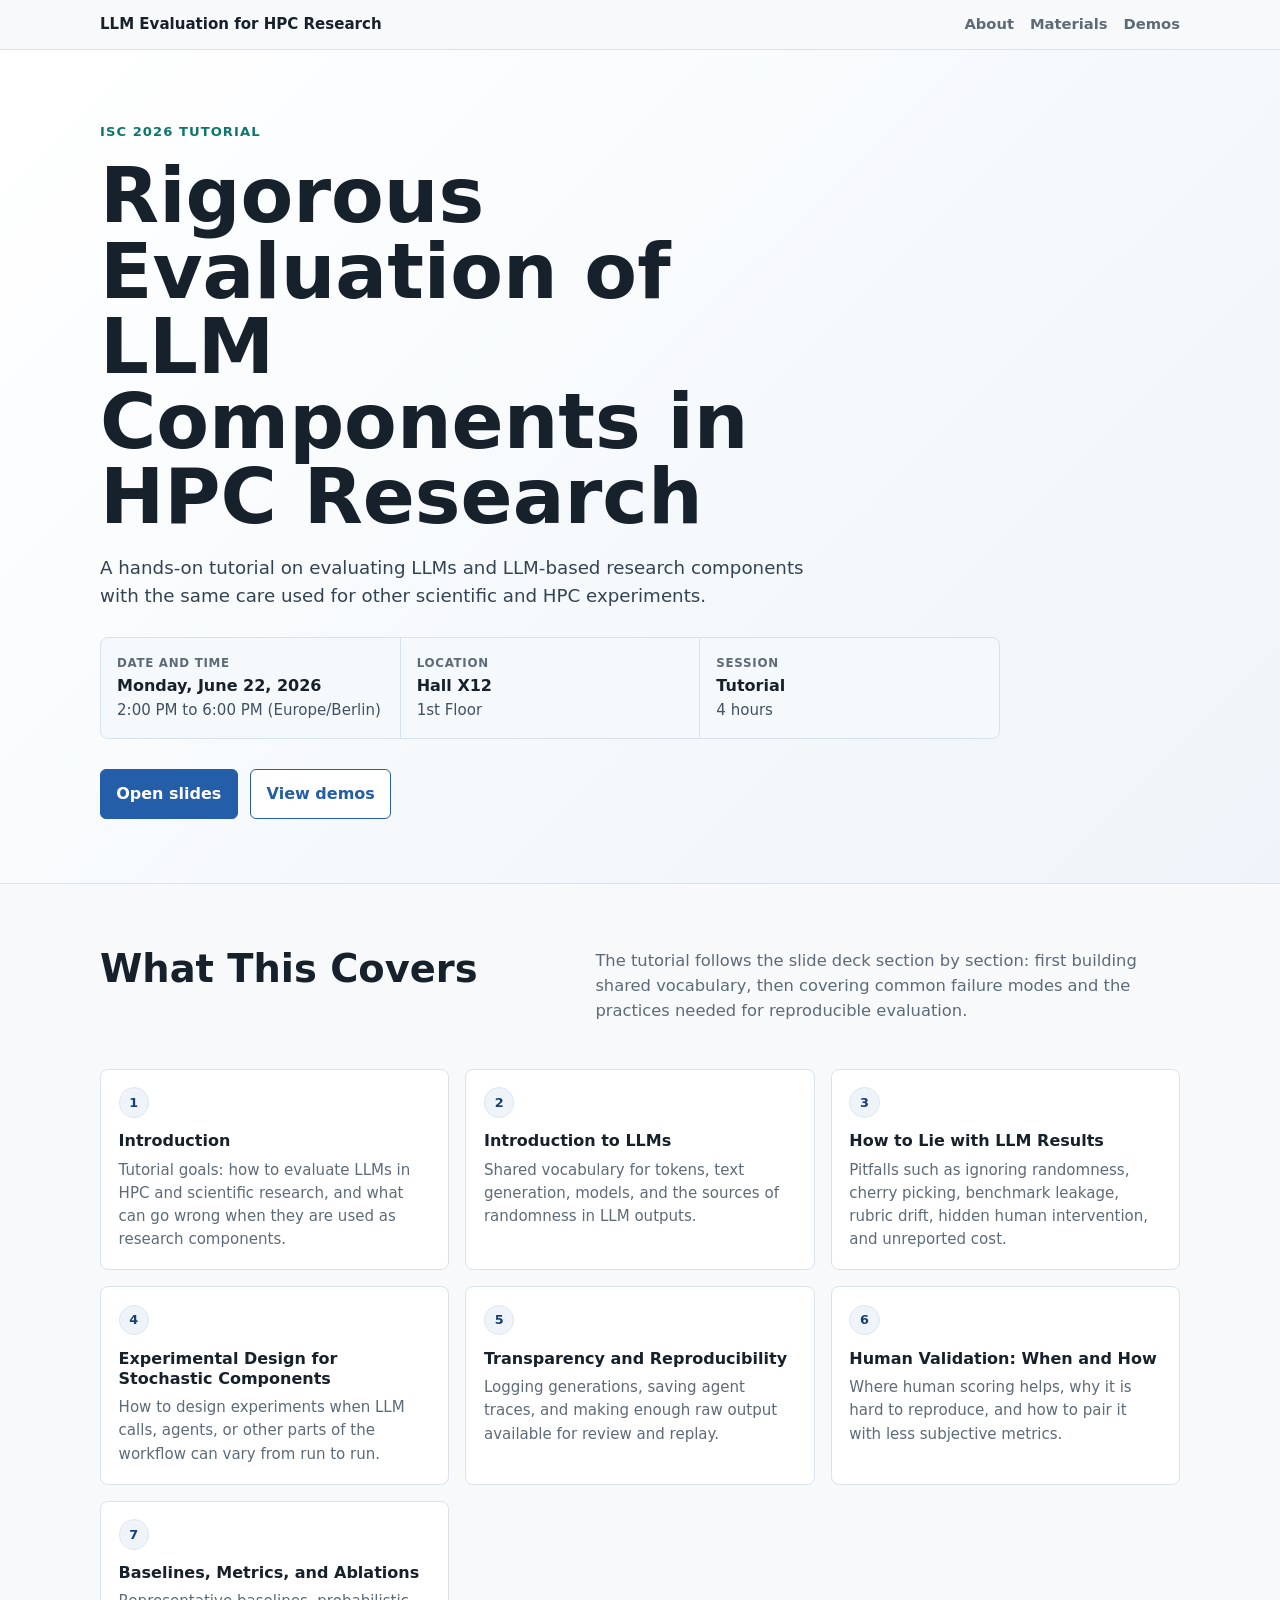
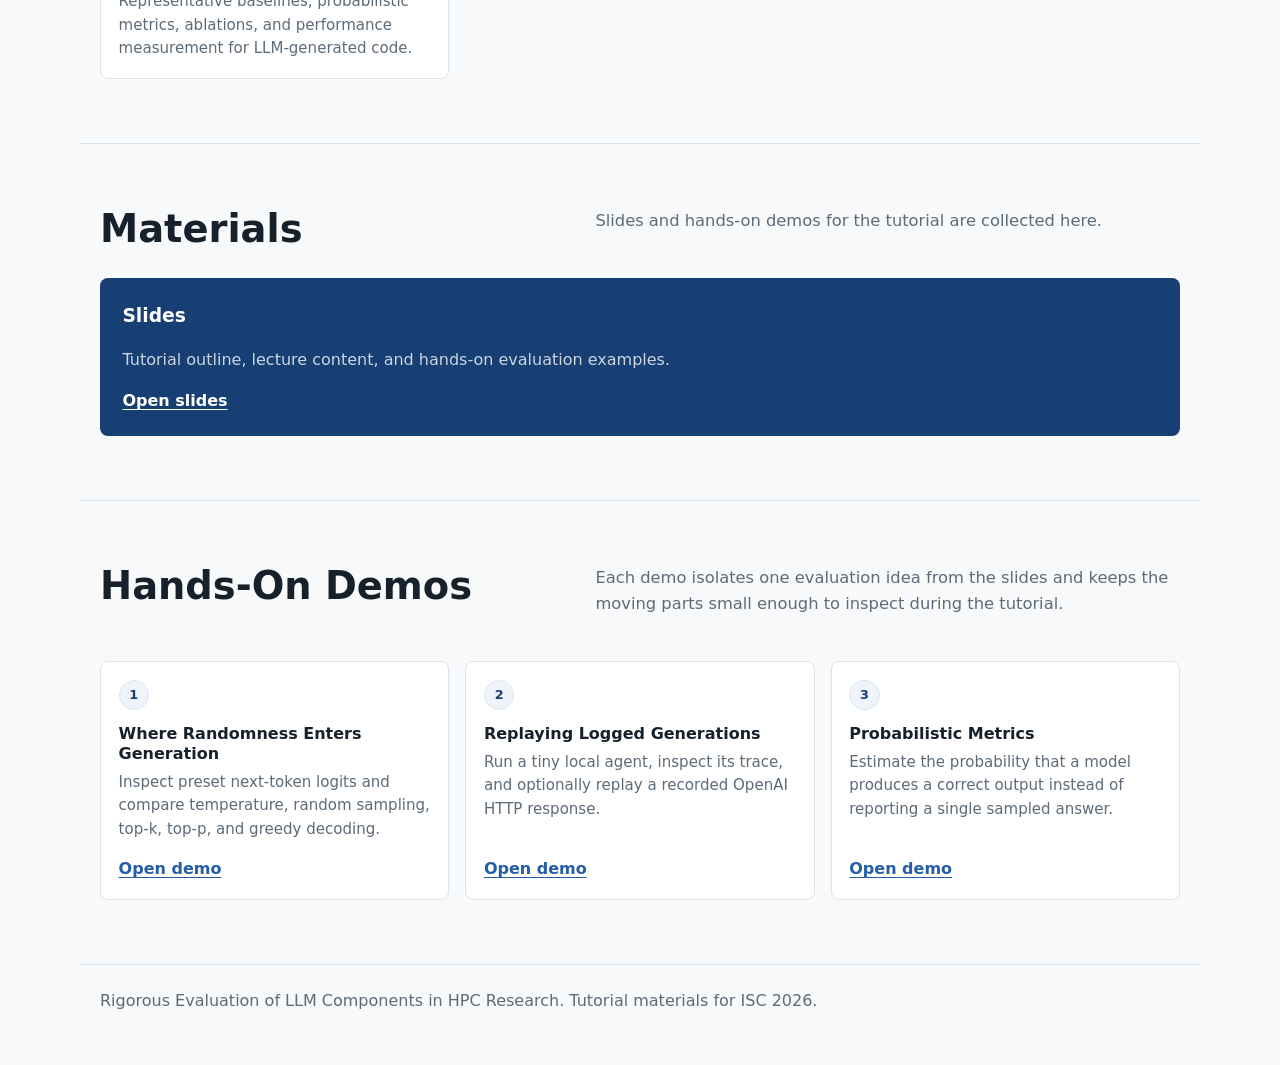
<file: tutorials/isc-2026-llm-eval/index.html>
<!doctype html>
<html lang="en">
  <head>
    <meta charset="utf-8" />
    <meta name="viewport" content="width=device-width, initial-scale=1" />
    <title>Rigorous Evaluation of LLM Components in HPC Research</title>
    <meta
      name="description"
      content="Tutorial materials for Rigorous Evaluation of LLM Components in HPC Research at ISC 2026."
    />
    <style>
      :root {
        color-scheme: light;
        --ink: #17212b;
        --muted: #5d6b78;
        --line: #dbe3ea;
        --paper: #f7f9fb;
        --panel: #ffffff;
        --blue: #245da8;
        --blue-dark: #173f73;
        --teal: #0f766e;
        --accent-soft: #eef4f9;
      }

      * {
        box-sizing: border-box;
      }

      html {
        scroll-behavior: smooth;
      }

      body {
        margin: 0;
        background: var(--paper);
        color: var(--ink);
        font-family:
          Inter, ui-sans-serif, system-ui, -apple-system, BlinkMacSystemFont,
          "Segoe UI", sans-serif;
        line-height: 1.55;
      }

      a {
        color: var(--blue);
        text-decoration-thickness: 0.08em;
        text-underline-offset: 0.18em;
      }

      a:hover {
        color: var(--blue-dark);
      }

      .site-shell {
        min-height: 100vh;
      }

      .topbar {
        border-bottom: 1px solid var(--line);
        background: rgba(247, 249, 251, 0.92);
        backdrop-filter: blur(10px);
        position: sticky;
        top: 0;
        z-index: 10;
      }

      .topbar-inner {
        align-items: center;
        display: flex;
        gap: 1rem;
        justify-content: space-between;
        margin: 0 auto;
        max-width: 1120px;
        padding: 0.8rem 1.25rem;
      }

      .brand {
        color: var(--ink);
        font-size: 0.94rem;
        font-weight: 700;
        letter-spacing: 0;
        text-decoration: none;
      }

      .nav {
        align-items: center;
        display: flex;
        flex-wrap: wrap;
        gap: 0.35rem 1rem;
        justify-content: flex-end;
      }

      .nav a {
        color: var(--muted);
        font-size: 0.92rem;
        font-weight: 650;
        text-decoration: none;
      }

      .nav a:hover {
        color: var(--ink);
      }

      main {
        overflow: hidden;
      }

      .hero {
        background: linear-gradient(135deg, #ffffff 0%, #eef4f9 100%);
        border-bottom: 1px solid var(--line);
      }

      .hero-inner {
        margin: 0 auto;
        max-width: 1120px;
        padding: 4.5rem 1.25rem 4rem;
      }

      .eyebrow {
        color: var(--teal);
        font-size: 0.82rem;
        font-weight: 800;
        letter-spacing: 0.08em;
        margin: 0 0 1rem;
        text-transform: uppercase;
      }

      h1,
      h2,
      h3,
      p {
        margin-top: 0;
      }

      h1 {
        font-size: clamp(2.45rem, 6vw, 4.95rem);
        letter-spacing: 0;
        line-height: 0.98;
        margin-bottom: 1.2rem;
        max-width: 13ch;
      }

      .hero-copy {
        color: #334353;
        font-size: 1.14rem;
        max-width: 62ch;
      }

      .event-summary {
        background: #d7e3ec;
        border: 1px solid #d7e3ec;
        border-radius: 8px;
        display: grid;
        gap: 1px;
        grid-template-columns: repeat(3, minmax(0, 1fr));
        margin-top: 1.7rem;
        max-width: 900px;
        overflow: hidden;
      }

      .event-detail {
        background: rgba(255, 255, 255, 0.78);
        padding: 0.95rem 1rem;
      }

      .event-label {
        color: var(--muted);
        display: block;
        font-size: 0.74rem;
        font-weight: 850;
        letter-spacing: 0.06em;
        text-transform: uppercase;
      }

      .event-detail strong {
        display: block;
        line-height: 1.25;
        margin-top: 0.25rem;
      }

      .event-detail p {
        color: #405163;
        font-size: 0.94rem;
        margin: 0.2rem 0 0;
      }

      .actions {
        align-items: center;
        display: flex;
        flex-wrap: wrap;
        gap: 0.8rem;
        margin-top: 1.9rem;
      }

      .button {
        align-items: center;
        border: 1px solid var(--blue);
        border-radius: 6px;
        display: inline-flex;
        font-weight: 800;
        gap: 0.5rem;
        min-height: 44px;
        padding: 0.72rem 0.95rem;
        text-decoration: none;
      }

      .button.primary {
        background: var(--blue);
        color: #ffffff;
      }

      .button.secondary {
        background: #ffffff;
        color: var(--blue);
      }

      .button:hover {
        border-color: var(--blue-dark);
      }

      .button.primary:hover {
        background: var(--blue-dark);
        color: #ffffff;
      }

      .section {
        margin: 0 auto;
        max-width: 1120px;
        padding: 4rem 1.25rem;
      }

      .section + .section {
        border-top: 1px solid var(--line);
      }

      .section-heading {
        display: grid;
        gap: 1rem;
        grid-template-columns: minmax(0, 0.82fr) minmax(260px, 1fr);
        margin-bottom: 1.8rem;
      }

      h2 {
        font-size: clamp(1.75rem, 3vw, 2.55rem);
        letter-spacing: 0;
        line-height: 1.08;
        margin-bottom: 0;
      }

      .section-heading p,
      .lead {
        color: var(--muted);
        font-size: 1.02rem;
      }

      .info-grid,
      .demo-grid {
        display: grid;
        gap: 1rem;
        grid-template-columns: repeat(3, minmax(0, 1fr));
      }

      .info-item,
      .demo-card {
        background: var(--panel);
        border: 1px solid var(--line);
        border-radius: 8px;
        padding: 1.1rem;
      }

      .number {
        align-items: center;
        background: var(--accent-soft);
        border: 1px solid #dce7f0;
        border-radius: 999px;
        color: var(--blue-dark);
        display: inline-flex;
        font-size: 0.8rem;
        font-weight: 850;
        height: 1.9rem;
        justify-content: center;
        margin-bottom: 0.85rem;
        width: 1.9rem;
      }

      .info-item h3,
      .demo-card h3 {
        font-size: 1rem;
        line-height: 1.25;
        margin-bottom: 0.45rem;
      }

      .info-item p,
      .demo-card p {
        color: var(--muted);
        font-size: 0.94rem;
        margin-bottom: 0;
      }

      .demo-card {
        display: flex;
        flex-direction: column;
        min-height: 190px;
      }

      .demo-card p {
        flex: 1;
      }

      .card-link {
        font-weight: 800;
        margin-top: 1rem;
      }

      .materials {
        align-items: stretch;
        display: grid;
        gap: 1rem;
        grid-template-columns: minmax(0, 1fr);
      }

      .material-primary {
        background: var(--blue-dark);
        border-radius: 8px;
        color: #ffffff;
        padding: 1.4rem;
      }

      .material-primary p {
        color: rgba(255, 255, 255, 0.78);
      }

      .material-primary a {
        color: #ffffff;
        font-weight: 850;
      }

      footer {
        border-top: 1px solid var(--line);
        color: var(--muted);
        margin: 0 auto;
        max-width: 1120px;
        padding: 1.5rem 1.25rem 2.2rem;
      }

      @media (max-width: 860px) {
        .section-heading,
        .materials {
          grid-template-columns: 1fr;
        }

        .hero-inner {
          padding-top: 3rem;
        }

        .info-grid,
        .demo-grid {
          grid-template-columns: 1fr;
        }

        .event-summary {
          grid-template-columns: 1fr;
        }
      }

      @media (max-width: 620px) {
        .topbar-inner {
          align-items: flex-start;
          flex-direction: column;
        }

        .nav {
          justify-content: flex-start;
        }

        .hero-inner,
        .section {
          padding-left: 1rem;
          padding-right: 1rem;
        }
      }
    </style>
  </head>
  <body>
    <div class="site-shell">
      <header class="topbar">
        <div class="topbar-inner">
          <a class="brand" href="#">LLM Evaluation for HPC Research</a>
          <nav class="nav" aria-label="Main navigation">
            <a href="#about">About</a>
            <a href="#materials">Materials</a>
            <a href="#demos">Demos</a>
          </nav>
        </div>
      </header>

      <main>
        <section class="hero" aria-labelledby="page-title">
          <div class="hero-inner">
            <p class="eyebrow">ISC 2026 Tutorial</p>
            <h1 id="page-title">Rigorous Evaluation of LLM Components in HPC Research</h1>
            <p class="hero-copy">
              A hands-on tutorial on evaluating LLMs and LLM-based research
              components with the same care used for other scientific and HPC
              experiments.
            </p>
            <div class="event-summary" aria-label="Event details">
              <div class="event-detail">
                <span class="event-label">Date and Time</span>
                <strong>Monday, June 22, 2026</strong>
                <p>2:00 PM to 6:00 PM (Europe/Berlin)</p>
              </div>
              <div class="event-detail">
                <span class="event-label">Location</span>
                <strong>Hall X12</strong>
                <p>1st Floor</p>
              </div>
              <div class="event-detail">
                <span class="event-label">Session</span>
                <strong>Tutorial</strong>
                <p>4 hours</p>
              </div>
            </div>
            <div class="actions">
              <a class="button primary" href="../slides/slides.pdf">Open slides</a>
              <a class="button secondary" href="#demos">View demos</a>
            </div>
          </div>
        </section>

        <section class="section" id="about" aria-labelledby="about-title">
          <div class="section-heading">
            <h2 id="about-title">What This Covers</h2>
            <p>
              The tutorial follows the slide deck section by section: first
              building shared vocabulary, then covering common failure modes and
              the practices needed for reproducible evaluation.
            </p>
          </div>

          <div class="info-grid">
            <article class="info-item">
              <span class="number">1</span>
              <h3>Introduction</h3>
              <p>
                Tutorial goals: how to evaluate LLMs in HPC and scientific
                research, and what can go wrong when they are used as research
                components.
              </p>
            </article>
            <article class="info-item">
              <span class="number">2</span>
              <h3>Introduction to LLMs</h3>
              <p>
                Shared vocabulary for tokens, text generation, models, and the
                sources of randomness in LLM outputs.
              </p>
            </article>
            <article class="info-item">
              <span class="number">3</span>
              <h3>How to Lie with LLM Results</h3>
              <p>
                Pitfalls such as ignoring randomness, cherry picking, benchmark
                leakage, rubric drift, hidden human intervention, and unreported
                cost.
              </p>
            </article>
            <article class="info-item">
              <span class="number">4</span>
              <h3>Experimental Design for Stochastic Components</h3>
              <p>
                How to design experiments when LLM calls, agents, or other
                parts of the workflow can vary from run to run.
              </p>
            </article>
            <article class="info-item">
              <span class="number">5</span>
              <h3>Transparency and Reproducibility</h3>
              <p>
                Logging generations, saving agent traces, and making enough raw
                output available for review and replay.
              </p>
            </article>
            <article class="info-item">
              <span class="number">6</span>
              <h3>Human Validation: When and How</h3>
              <p>
                Where human scoring helps, why it is hard to reproduce, and how
                to pair it with less subjective metrics.
              </p>
            </article>
            <article class="info-item">
              <span class="number">7</span>
              <h3>Baselines, Metrics, and Ablations</h3>
              <p>
                Representative baselines, probabilistic metrics, ablations, and
                performance measurement for LLM-generated code.
              </p>
            </article>
          </div>
        </section>

        <section class="section" id="materials" aria-labelledby="materials-title">
          <div class="section-heading">
            <h2 id="materials-title">Materials</h2>
            <p>
              Slides and hands-on demos for the tutorial are collected here.
            </p>
          </div>

          <div class="materials">
            <div class="material-primary">
              <h3>Slides</h3>
              <p>
                Tutorial outline, lecture content, and hands-on evaluation
                examples.
              </p>
              <a href="../slides/slides.pdf">Open slides</a>
            </div>
          </div>
        </section>

        <section class="section" id="demos" aria-labelledby="demos-title">
          <div class="section-heading">
            <h2 id="demos-title">Hands-On Demos</h2>
            <p>
              Each demo isolates one evaluation idea from the slides and keeps
              the moving parts small enough to inspect during the tutorial.
            </p>
          </div>

          <div class="demo-grid">
            <article class="demo-card">
              <span class="number">1</span>
              <h3>Where Randomness Enters Generation</h3>
              <p>
                Inspect preset next-token logits and compare temperature,
                random sampling, top-k, top-p, and greedy decoding.
              </p>
              <a class="card-link" href="demos/sampling.html">Open demo</a>
            </article>

            <article class="demo-card">
              <span class="number">2</span>
              <h3>Replaying Logged Generations</h3>
              <p>
                Run a tiny local agent, inspect its trace, and optionally replay
                a recorded OpenAI HTTP response.
              </p>
              <a class="card-link" href="demos/http-replay-agent.html">Open demo</a>
            </article>

            <article class="demo-card">
              <span class="number">3</span>
              <h3>Probabilistic Metrics</h3>
              <p>
                Estimate the probability that a model produces a correct output
                instead of reporting a single sampled answer.
              </p>
              <a class="card-link" href="demos/probabilistic-metrics.html">Open demo</a>
            </article>
          </div>
        </section>
      </main>

      <footer>
        <p>
          Rigorous Evaluation of LLM Components in HPC Research. Tutorial
          materials for ISC 2026.
        </p>
      </footer>
    </div>
  </body>
</html>
</file>
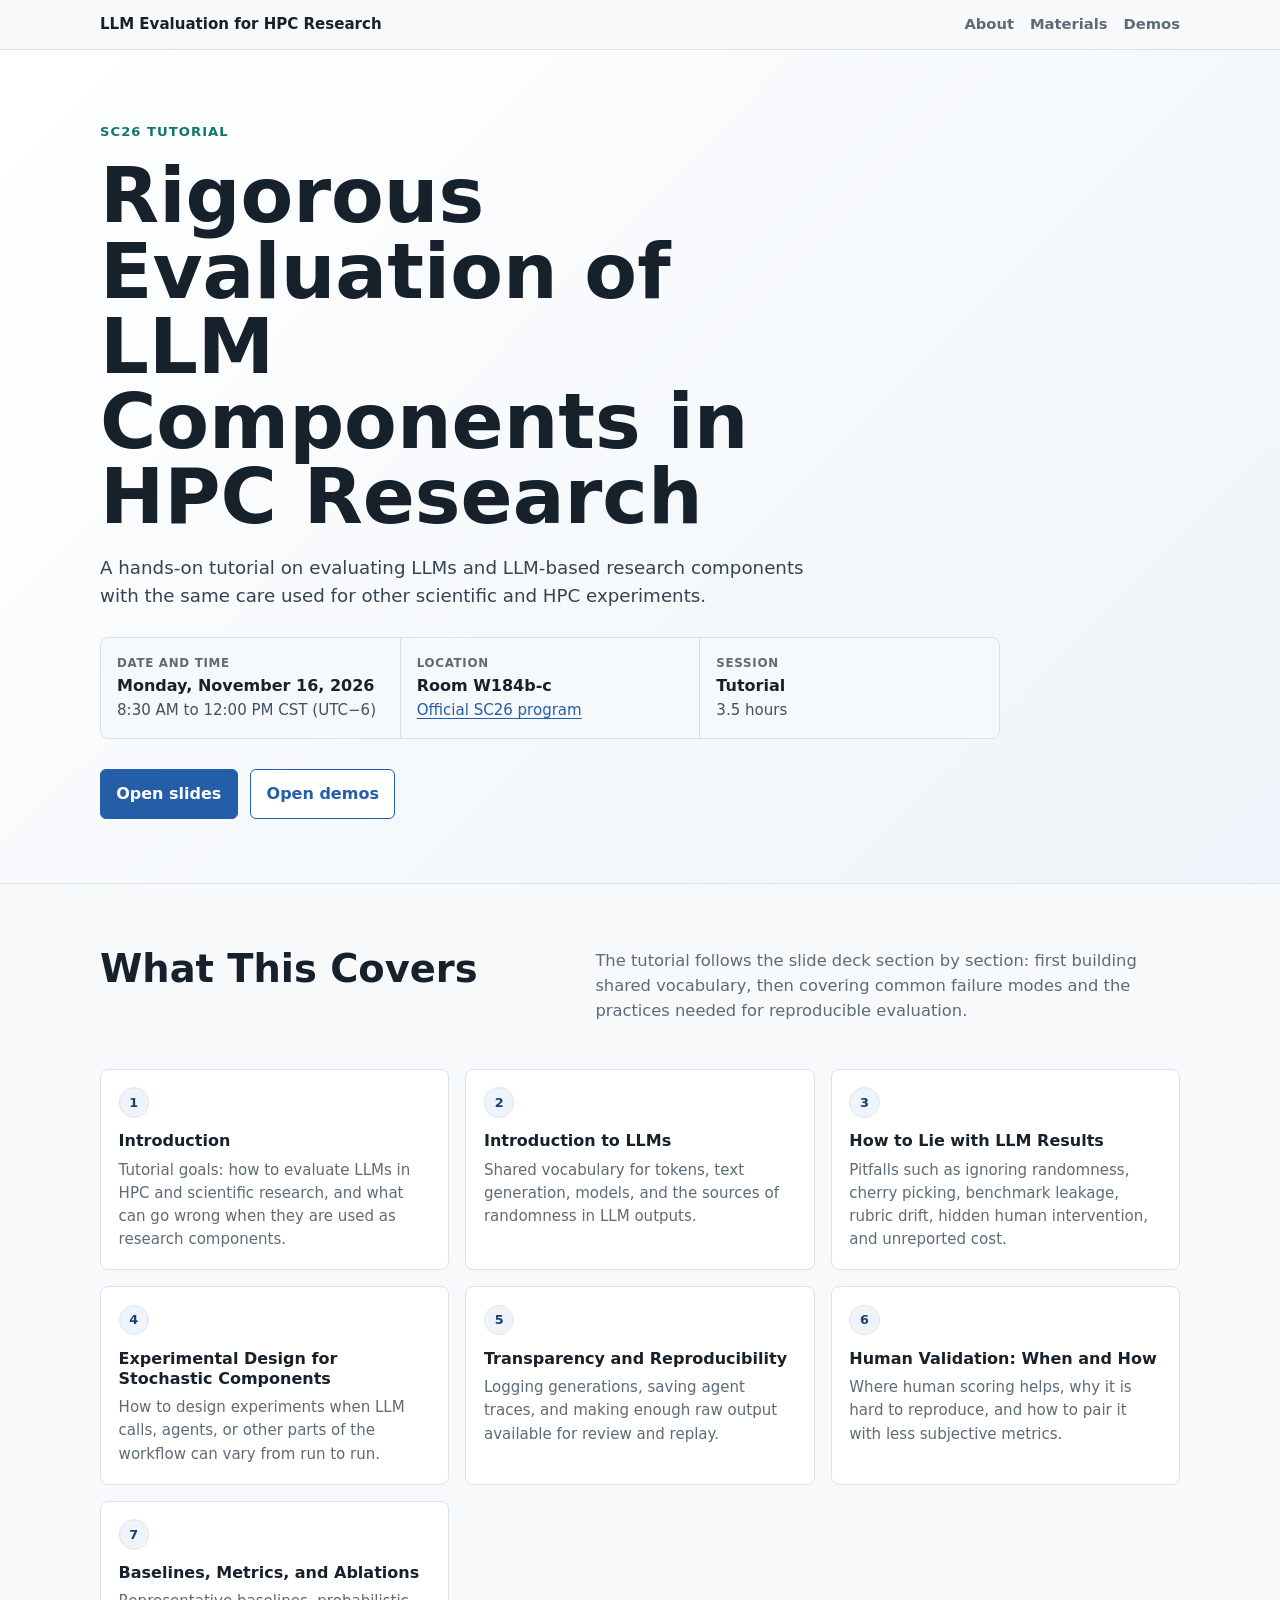
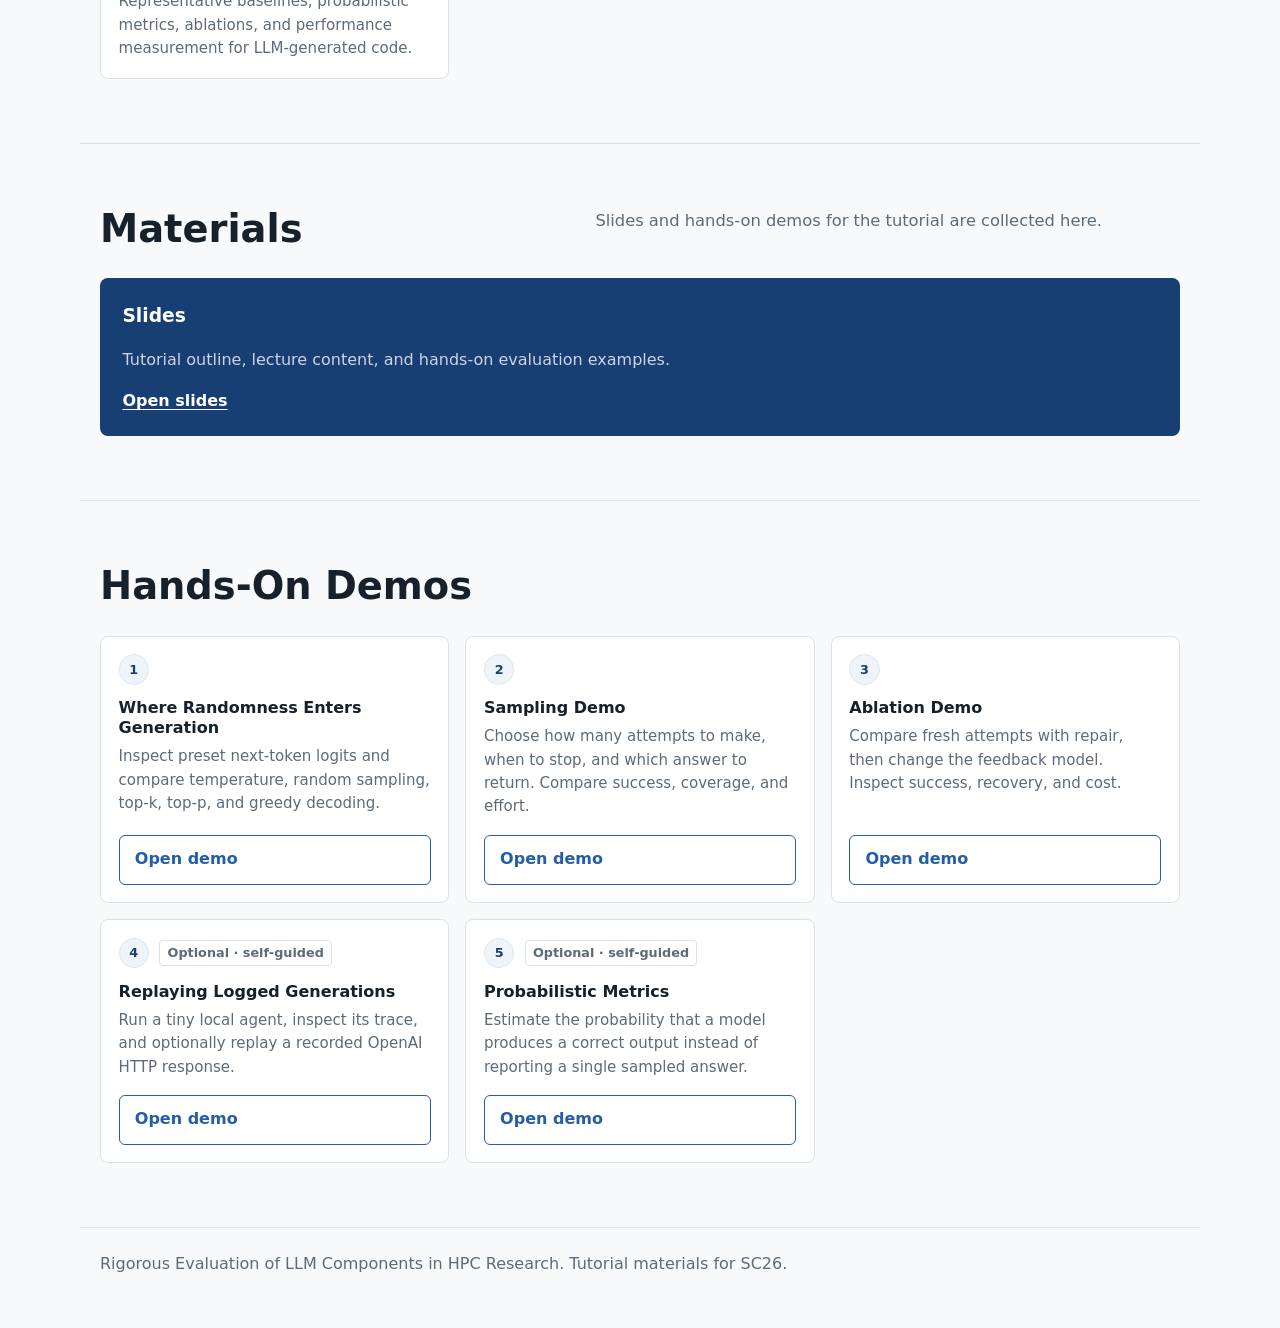
<file: tutorials/sc-2026-llm-eval/index.html>
<!doctype html>
<html lang="en">
  <head>
    <meta charset="utf-8" />
    <meta name="viewport" content="width=device-width, initial-scale=1" />
    <title>Rigorous Evaluation of LLM Components in HPC Research</title>
    <meta
      name="description"
      content="Tutorial materials for Rigorous Evaluation of LLM Components in HPC Research at SC26."
    />
    <style>
      :root {
        color-scheme: light;
        --ink: #17212b;
        --muted: #5d6b78;
        --line: #dbe3ea;
        --paper: #f7f9fb;
        --panel: #ffffff;
        --blue: #245da8;
        --blue-dark: #173f73;
        --teal: #0f766e;
        --accent-soft: #eef4f9;
      }

      * {
        box-sizing: border-box;
      }

      html {
        scroll-behavior: smooth;
      }

      body {
        margin: 0;
        background: var(--paper);
        color: var(--ink);
        font-family:
          Inter, ui-sans-serif, system-ui, -apple-system, BlinkMacSystemFont,
          "Segoe UI", sans-serif;
        line-height: 1.55;
      }

      a {
        color: var(--blue);
        text-decoration-thickness: 0.08em;
        text-underline-offset: 0.18em;
      }

      a:hover {
        color: var(--blue-dark);
      }

      .site-shell {
        min-height: 100vh;
      }

      .topbar {
        border-bottom: 1px solid var(--line);
        background: rgba(247, 249, 251, 0.92);
        backdrop-filter: blur(10px);
        position: sticky;
        top: 0;
        z-index: 10;
      }

      .topbar-inner {
        align-items: center;
        display: flex;
        gap: 1rem;
        justify-content: space-between;
        margin: 0 auto;
        max-width: 1120px;
        padding: 0.8rem 1.25rem;
      }

      .brand {
        color: var(--ink);
        font-size: 0.94rem;
        font-weight: 700;
        letter-spacing: 0;
        text-decoration: none;
      }

      .nav {
        align-items: center;
        display: flex;
        flex-wrap: wrap;
        gap: 0.35rem 1rem;
        justify-content: flex-end;
      }

      .nav a {
        color: var(--muted);
        font-size: 0.92rem;
        font-weight: 650;
        text-decoration: none;
      }

      .nav a:hover {
        color: var(--ink);
      }

      main {
        overflow: hidden;
      }

      .hero {
        background: linear-gradient(135deg, #ffffff 0%, #eef4f9 100%);
        border-bottom: 1px solid var(--line);
      }

      .hero-inner {
        margin: 0 auto;
        max-width: 1120px;
        padding: 4.5rem 1.25rem 4rem;
      }

      .eyebrow {
        color: var(--teal);
        font-size: 0.82rem;
        font-weight: 800;
        letter-spacing: 0.08em;
        margin: 0 0 1rem;
        text-transform: uppercase;
      }

      h1,
      h2,
      h3,
      p {
        margin-top: 0;
      }

      h1 {
        font-size: clamp(2.45rem, 6vw, 4.95rem);
        letter-spacing: 0;
        line-height: 0.98;
        margin-bottom: 1.2rem;
        max-width: 13ch;
      }

      .hero-copy {
        color: #334353;
        font-size: 1.14rem;
        max-width: 62ch;
      }

      .event-summary {
        background: #d7e3ec;
        border: 1px solid #d7e3ec;
        border-radius: 8px;
        display: grid;
        gap: 1px;
        grid-template-columns: repeat(3, minmax(0, 1fr));
        margin-top: 1.7rem;
        max-width: 900px;
        overflow: hidden;
      }

      .event-detail {
        background: rgba(255, 255, 255, 0.78);
        padding: 0.95rem 1rem;
      }

      .event-label {
        color: var(--muted);
        display: block;
        font-size: 0.74rem;
        font-weight: 850;
        letter-spacing: 0.06em;
        text-transform: uppercase;
      }

      .event-detail strong {
        display: block;
        line-height: 1.25;
        margin-top: 0.25rem;
      }

      .event-detail p {
        color: #405163;
        font-size: 0.94rem;
        margin: 0.2rem 0 0;
      }

      .actions {
        align-items: center;
        display: flex;
        flex-wrap: wrap;
        gap: 0.8rem;
        margin-top: 1.9rem;
      }

      .button {
        align-items: center;
        border: 1px solid var(--blue);
        border-radius: 6px;
        display: inline-flex;
        font-weight: 800;
        gap: 0.5rem;
        min-height: 44px;
        padding: 0.72rem 0.95rem;
        text-decoration: none;
      }

      .button.primary {
        background: var(--blue);
        color: #ffffff;
      }

      .button.secondary {
        background: #ffffff;
        color: var(--blue);
      }

      .button:hover {
        border-color: var(--blue-dark);
      }

      .button.primary:hover {
        background: var(--blue-dark);
        color: #ffffff;
      }

      .section {
        margin: 0 auto;
        max-width: 1120px;
        padding: 4rem 1.25rem;
      }

      .section + .section {
        border-top: 1px solid var(--line);
      }

      .section-heading {
        display: grid;
        gap: 1rem;
        grid-template-columns: minmax(0, 0.82fr) minmax(260px, 1fr);
        margin-bottom: 1.8rem;
      }

      h2 {
        font-size: clamp(1.75rem, 3vw, 2.55rem);
        letter-spacing: 0;
        line-height: 1.08;
        margin-bottom: 0;
      }

      .section-heading p,
      .lead {
        color: var(--muted);
        font-size: 1.02rem;
      }

      .info-grid,
      .demo-grid {
        display: grid;
        gap: 1rem;
        grid-template-columns: repeat(3, minmax(0, 1fr));
      }

      .info-item,
      .demo-card {
        background: var(--panel);
        border: 1px solid var(--line);
        border-radius: 8px;
        padding: 1.1rem;
      }

      .number {
        align-items: center;
        background: var(--accent-soft);
        border: 1px solid #dce7f0;
        border-radius: 999px;
        color: var(--blue-dark);
        display: inline-flex;
        font-size: 0.8rem;
        font-weight: 850;
        height: 1.9rem;
        justify-content: center;
        margin-bottom: 0.85rem;
        width: 1.9rem;
      }

      .demo-labels {
        display: flex;
        align-items: center;
        flex-wrap: wrap;
        gap: 0.65rem;
        margin-bottom: 0.85rem;
      }

      .demo-labels .number {
        margin-bottom: 0;
      }

      .optional-label {
        color: var(--muted);
        font-size: 0.8rem;
        font-weight: 650;
        border: 1px solid var(--line);
        border-radius: 4px;
        padding: 0.15rem 0.45rem;
      }

      .info-item h3,
      .demo-card h3 {
        font-size: 1rem;
        line-height: 1.25;
        margin-bottom: 0.45rem;
      }

      .info-item p,
      .demo-card p {
        color: var(--muted);
        font-size: 0.94rem;
        margin-bottom: 0;
      }

      .demo-card {
        display: flex;
        flex-direction: column;
        min-height: 190px;
      }

      .demo-card p {
        flex: 1;
      }

      .card-link {
        font-weight: 800;
        margin-top: 1rem;
      }

      .materials {
        align-items: stretch;
        display: grid;
        gap: 1rem;
        grid-template-columns: minmax(0, 1fr);
      }

      .material-primary {
        background: var(--blue-dark);
        border-radius: 8px;
        color: #ffffff;
        padding: 1.4rem;
      }

      .material-primary p {
        color: rgba(255, 255, 255, 0.78);
      }

      .material-primary a {
        color: #ffffff;
        font-weight: 850;
      }

      footer {
        border-top: 1px solid var(--line);
        color: var(--muted);
        margin: 0 auto;
        max-width: 1120px;
        padding: 1.5rem 1.25rem 2.2rem;
      }

      @media (max-width: 860px) {
        .section-heading,
        .materials {
          grid-template-columns: 1fr;
        }

        .hero-inner {
          padding-top: 3rem;
        }

        .info-grid,
        .demo-grid {
          grid-template-columns: 1fr;
        }

        .event-summary {
          grid-template-columns: 1fr;
        }
      }

      @media (max-width: 620px) {
        .topbar-inner {
          align-items: flex-start;
          flex-direction: column;
        }

        .nav {
          justify-content: flex-start;
        }

        .hero-inner,
        .section {
          padding-left: 1rem;
          padding-right: 1rem;
        }
      }
    </style>
  </head>
  <body>
    <div class="site-shell">
      <header class="topbar">
        <div class="topbar-inner">
          <a class="brand" href="#">LLM Evaluation for HPC Research</a>
          <nav class="nav" aria-label="Main navigation">
            <a href="#about">About</a>
            <a href="#materials">Materials</a>
            <a href="#demos">Demos</a>
          </nav>
        </div>
      </header>

      <main>
        <section class="hero" aria-labelledby="page-title">
          <div class="hero-inner">
            <p class="eyebrow">SC26 Tutorial</p>
            <h1 id="page-title">Rigorous Evaluation of LLM Components in HPC Research</h1>
            <p class="hero-copy">
              A hands-on tutorial on evaluating LLMs and LLM-based research
              components with the same care used for other scientific and HPC
              experiments.
            </p>
            <div class="event-summary" aria-label="Event details">
              <div class="event-detail">
                <span class="event-label">Date and Time</span>
                <strong>Monday, November 16, 2026</strong>
                <p>8:30 AM to 12:00 PM CST (UTC−6)</p>
              </div>
              <div class="event-detail">
                <span class="event-label">Location</span>
                <strong>Room W184b-c</strong>
                <p><a href="https://sc26.conference-program.com/presentation/?id=tut165&amp;sess=sess172">Official SC26 program</a></p>
              </div>
              <div class="event-detail">
                <span class="event-label">Session</span>
                <strong>Tutorial</strong>
                <p>3.5 hours</p>
              </div>
            </div>
            <div class="actions">
              <a class="button primary" href="../../assets/presentations/rigorous-llm-tutorial-sc-2026.pdf">Open slides</a>
              <a class="button secondary" href="#demos">Open demos</a>
            </div>
          </div>
        </section>

        <section class="section" id="about" aria-labelledby="about-title">
          <div class="section-heading">
            <h2 id="about-title">What This Covers</h2>
            <p>
              The tutorial follows the slide deck section by section: first
              building shared vocabulary, then covering common failure modes and
              the practices needed for reproducible evaluation.
            </p>
          </div>

          <div class="info-grid">
            <article class="info-item">
              <span class="number">1</span>
              <h3>Introduction</h3>
              <p>
                Tutorial goals: how to evaluate LLMs in HPC and scientific
                research, and what can go wrong when they are used as research
                components.
              </p>
            </article>
            <article class="info-item">
              <span class="number">2</span>
              <h3>Introduction to LLMs</h3>
              <p>
                Shared vocabulary for tokens, text generation, models, and the
                sources of randomness in LLM outputs.
              </p>
            </article>
            <article class="info-item">
              <span class="number">3</span>
              <h3>How to Lie with LLM Results</h3>
              <p>
                Pitfalls such as ignoring randomness, cherry picking, benchmark
                leakage, rubric drift, hidden human intervention, and unreported
                cost.
              </p>
            </article>
            <article class="info-item">
              <span class="number">4</span>
              <h3>Experimental Design for Stochastic Components</h3>
              <p>
                How to design experiments when LLM calls, agents, or other
                parts of the workflow can vary from run to run.
              </p>
            </article>
            <article class="info-item">
              <span class="number">5</span>
              <h3>Transparency and Reproducibility</h3>
              <p>
                Logging generations, saving agent traces, and making enough raw
                output available for review and replay.
              </p>
            </article>
            <article class="info-item">
              <span class="number">6</span>
              <h3>Human Validation: When and How</h3>
              <p>
                Where human scoring helps, why it is hard to reproduce, and how
                to pair it with less subjective metrics.
              </p>
            </article>
            <article class="info-item">
              <span class="number">7</span>
              <h3>Baselines, Metrics, and Ablations</h3>
              <p>
                Representative baselines, probabilistic metrics, ablations, and
                performance measurement for LLM-generated code.
              </p>
            </article>
          </div>
        </section>

        <section class="section" id="materials" aria-labelledby="materials-title">
          <div class="section-heading">
            <h2 id="materials-title">Materials</h2>
            <p>
              Slides and hands-on demos for the tutorial are collected here.
            </p>
          </div>

          <div class="materials">
            <div class="material-primary">
              <h3>Slides</h3>
              <p>
                Tutorial outline, lecture content, and hands-on evaluation
                examples.
              </p>
              <a href="../../assets/presentations/rigorous-llm-tutorial-sc-2026.pdf">Open slides</a>
            </div>
          </div>
        </section>

        <section class="section" id="demos" aria-labelledby="demos-title">
          <div class="section-heading">
            <h2 id="demos-title">Hands-On Demos</h2>
          </div>

          <div class="demo-grid">
            <article class="demo-card">
              <span class="number">1</span>
              <h3>Where Randomness Enters Generation</h3>
              <p>
                Inspect preset next-token logits and compare temperature,
                random sampling, top-k, top-p, and greedy decoding.
              </p>
              <a class="button secondary card-link" href="demos/sampling.html">Open demo</a>
            </article>

            <article class="demo-card">
              <span class="number">2</span>
              <h3>Sampling Demo</h3>
              <p>
                Choose how many attempts to make, when to stop, and which
                answer to return. Compare success, coverage, and effort.
              </p>
              <a class="button secondary card-link" href="demos/sampling-workbench.html">Open demo</a>
            </article>

            <article class="demo-card">
              <span class="number">3</span>
              <h3>Ablation Demo</h3>
              <p>
                Compare fresh attempts with repair, then change the feedback
                model. Inspect success, recovery, and cost.
              </p>
              <a class="button secondary card-link" href="demos/ablation-workbench.html">Open demo</a>
            </article>

            <article class="demo-card">
              <div class="demo-labels">
                <span class="number">4</span>
                <span class="optional-label">Optional · self-guided</span>
              </div>
              <h3>Replaying Logged Generations</h3>
              <p>
                Run a tiny local agent, inspect its trace, and optionally replay
                a recorded OpenAI HTTP response.
              </p>
              <a class="button secondary card-link" href="demos/http-replay-agent.html">Open demo</a>
            </article>

            <article class="demo-card">
              <div class="demo-labels">
                <span class="number">5</span>
                <span class="optional-label">Optional · self-guided</span>
              </div>
              <h3>Probabilistic Metrics</h3>
              <p>
                Estimate the probability that a model produces a correct output
                instead of reporting a single sampled answer.
              </p>
              <a class="button secondary card-link" href="demos/probabilistic-metrics.html">Open demo</a>
            </article>
          </div>
        </section>
      </main>

      <footer>
        <p>
          Rigorous Evaluation of LLM Components in HPC Research. Tutorial
          materials for SC26.
        </p>
      </footer>
    </div>
  </body>
</html>
</file>
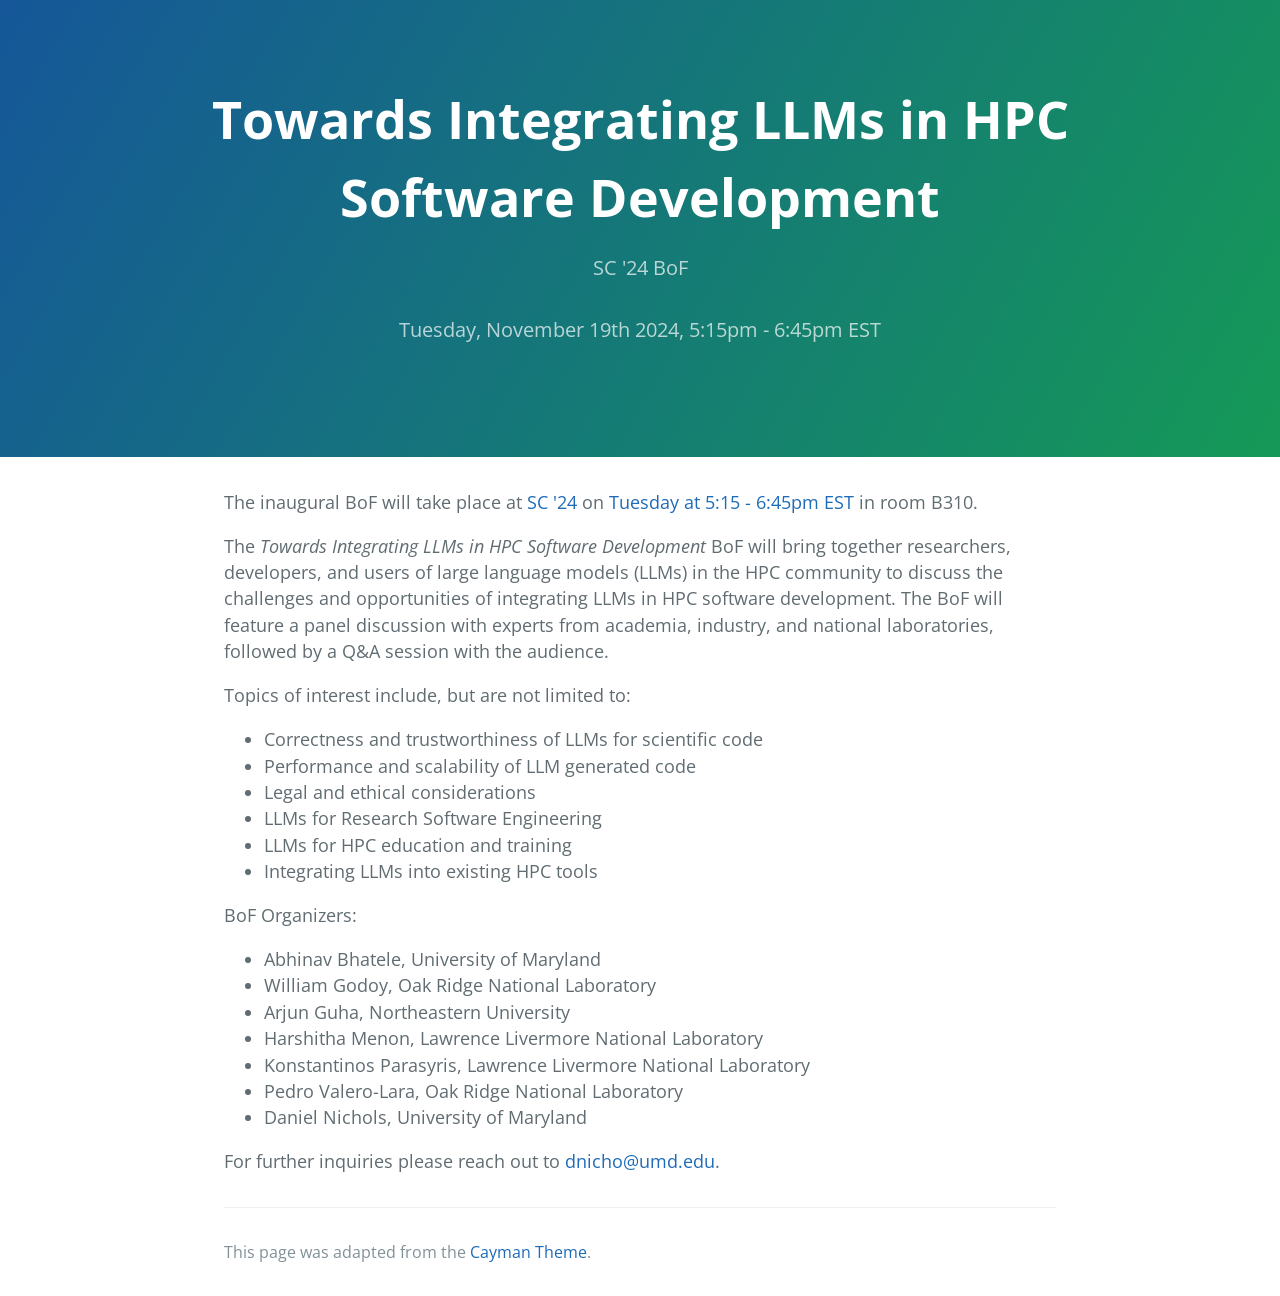
<file: sc24-bof.html>
<!DOCTYPE html>
<html lang="en-us">
  <head>
    <meta charset="UTF-8">
    <title>HPC LLM SC BoF</title>
    <meta name="viewport" content="width=device-width, initial-scale=1">
    <meta name="theme-color" content="#157878">
    <link rel="stylesheet" href="css/normalize.css">
    <link href='https://fonts.googleapis.com/css?family=Open+Sans:400,700' rel='stylesheet' type='text/css'>
    <link rel="stylesheet" href="css/cayman.css">
  </head>
  <body>
    <section class="page-header">
      <h1 class="project-name">Towards Integrating LLMs in HPC Software Development</h1>
      <h2 class="project-tagline">SC '24 BoF</h2>
      <h2 class="project-tagline">Tuesday, November 19th 2024, 5:15pm - 6:45pm EST</h2>
      <!--
      <a href="#" class="btn">View on GitHub</a>
      <a href="#" class="btn">Download .zip</a>
      <a href="#" class="btn">Download .tar.gz</a>
      -->
    </section>

    <section class="main-content">

      <!--<blockquote>
        This page is currently under construction. Please check back later for updates.
      </blockquote>-->

      <p>
        The inaugural BoF will take place at <a href="https://sc24.supercomputing.org/">SC '24</a> on <a href="https://sc24.conference-program.com/presentation/?id=bof229&sess=sess662">Tuesday at 5:15 - 6:45pm EST</a> in room B310.
      </p>

      <p>
        The <i>Towards Integrating LLMs in HPC Software Development</i> BoF will bring together researchers, developers, and users of large language models (LLMs) in the HPC community to discuss the challenges and opportunities of integrating LLMs in HPC software development. The BoF will feature a panel discussion with experts from academia, industry, and national laboratories, followed by a Q&A session with the audience.
      </p>

      <p>
        Topics of interest include, but are not limited to:
        <ul>
          <li>Correctness and trustworthiness of LLMs for scientific code</li>
          <li>Performance and scalability of LLM generated code</li>
          <li>Legal and ethical considerations</li>
          <li>LLMs for Research Software Engineering</li>
          <li>LLMs for HPC education and training</li>
          <li>Integrating LLMs into existing HPC tools</li>
        </ul>
      </p>

      <p>
        BoF Organizers:
        <ul>
          <li>Abhinav Bhatele, University of Maryland</li>
          <li>William Godoy, Oak Ridge National Laboratory</li>
          <li>Arjun Guha, Northeastern University</li>
          <li>Harshitha Menon, Lawrence Livermore National Laboratory</li>
          <li>Konstantinos Parasyris, Lawrence Livermore National Laboratory</li>
          <li>Pedro Valero-Lara, Oak Ridge National Laboratory</li>
          <li>Daniel Nichols, University of Maryland</li>
        </ul>
      </p>
      
      <p>For further inquiries please reach out to <a href="mailto:dnicho@umd.edu">dnicho@umd.edu</a>.</p>

      <footer class="site-footer">
        <!--<span class="site-footer-owner"><a href="https://github.com/jasonlong/cayman-theme">Cayman</a> is maintained by <a href="https://github.com/jasonlong">jasonlong</a>.</span>-->
        <!--<span class="site-footer-credits">This page was generated by <a href="https://pages.github.com">GitHub Pages</a>.</span>-->
        <span class="site-footer-credits">This page was adapted from the <a href="https://github.com/jasonlong/cayman-theme">Cayman Theme</a>.</span>
      </footer>

    </section>

  </body>
</html>
</file>
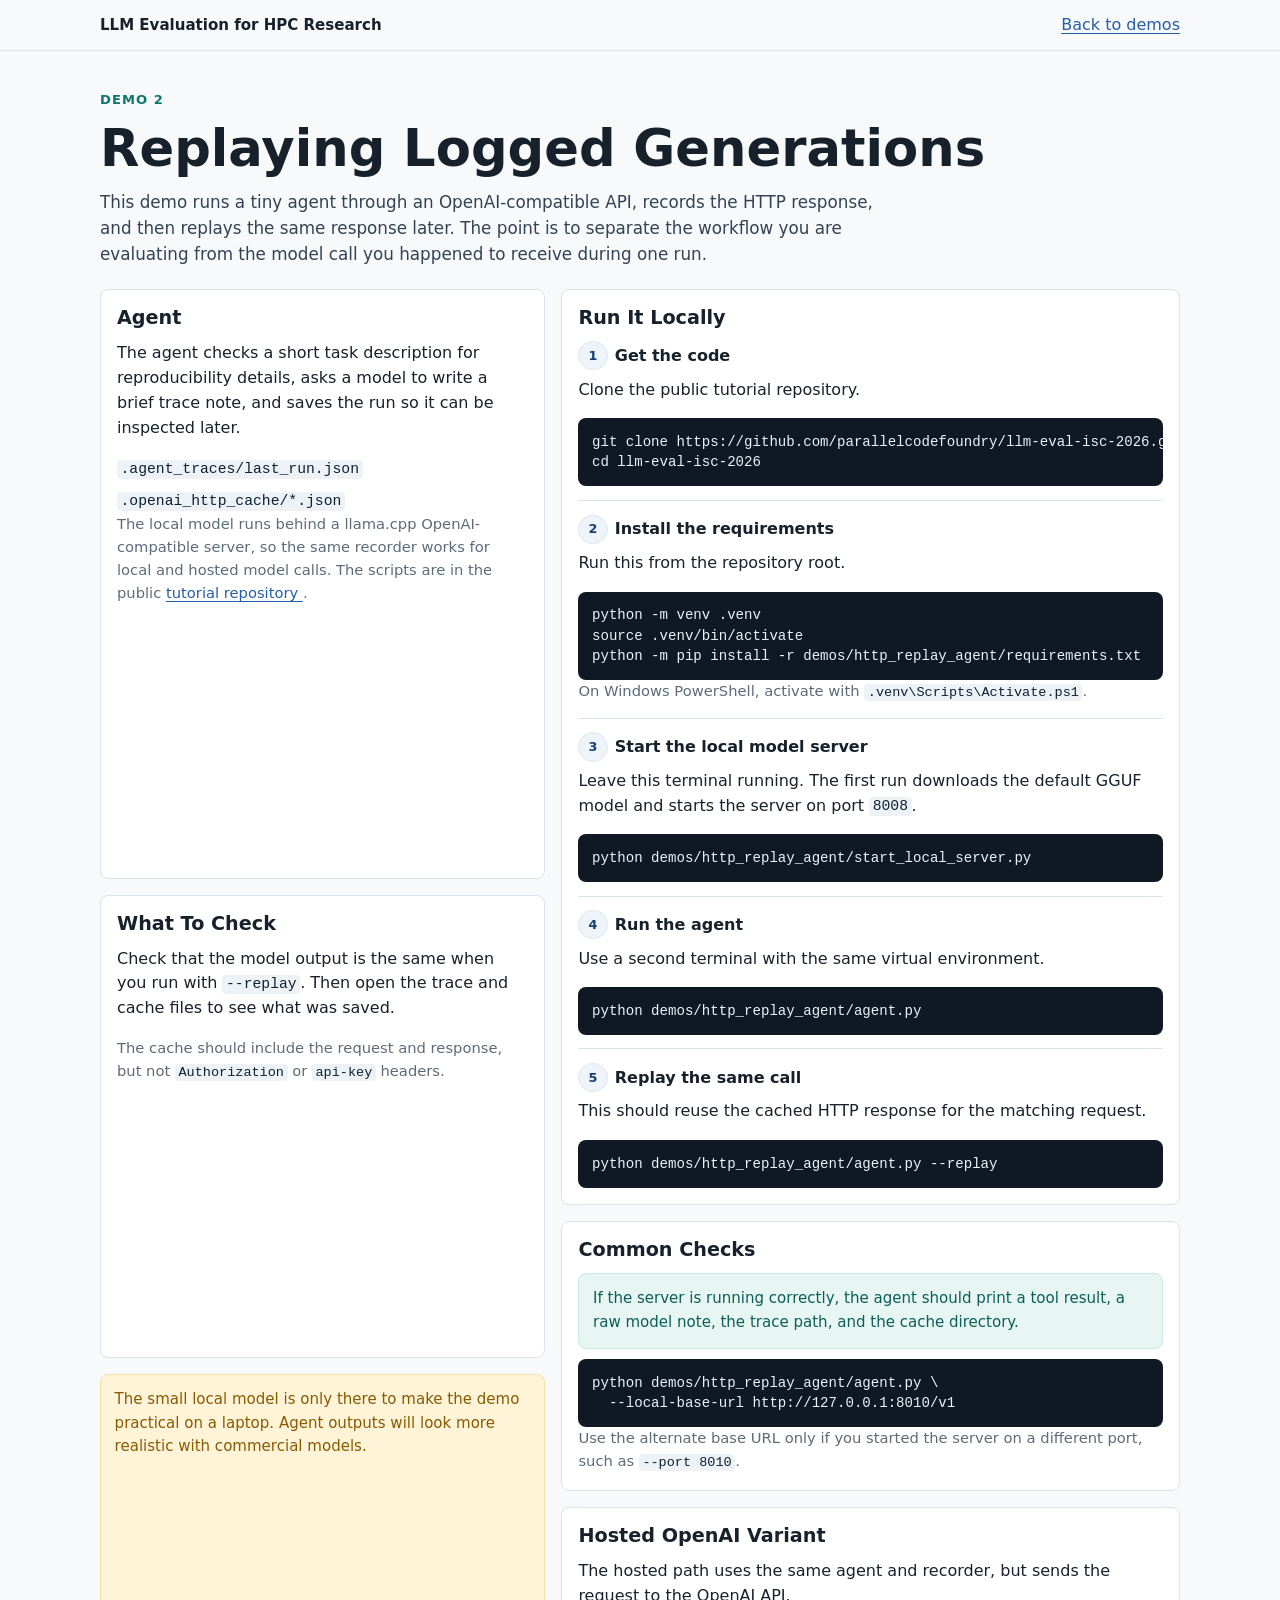
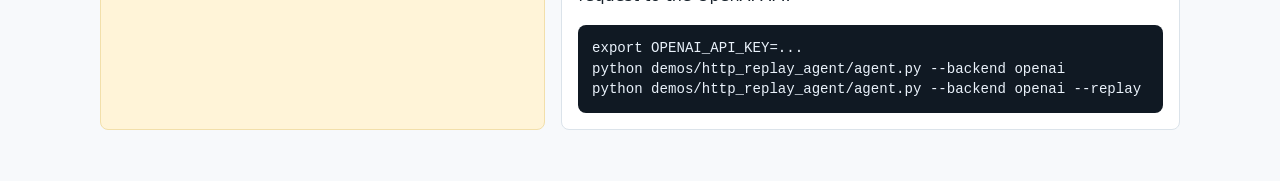
<file: tutorials/isc-2026-llm-eval/demos/http-replay-agent.html>
<!doctype html>
<html lang="en">
  <head>
    <meta charset="utf-8" />
    <meta name="viewport" content="width=device-width, initial-scale=1" />
    <title>HTTP Replay Agent Demo</title>
    <style>
      :root {
        color-scheme: light;
        --ink: #17212b;
        --muted: #5d6b78;
        --line: #dbe3ea;
        --paper: #f7f9fb;
        --panel: #ffffff;
        --blue: #245da8;
        --blue-dark: #173f73;
        --teal: #0f766e;
        --soft: #eef4f9;
        --code: #102030;
        --code-bg: #edf2f7;
        --warn: #8a5a00;
        --warn-bg: #fff4d8;
        --good: #0f766e;
        --good-bg: #e7f5f3;
      }

      * {
        box-sizing: border-box;
      }

      body {
        margin: 0;
        background: var(--paper);
        color: var(--ink);
        font-family:
          Inter, ui-sans-serif, system-ui, -apple-system, BlinkMacSystemFont,
          "Segoe UI", sans-serif;
        line-height: 1.55;
      }

      a {
        color: var(--blue);
        text-decoration-thickness: 0.08em;
        text-underline-offset: 0.18em;
      }

      .topbar {
        background: rgba(247, 249, 251, 0.94);
        border-bottom: 1px solid var(--line);
        position: sticky;
        top: 0;
        z-index: 10;
      }

      .topbar-inner {
        align-items: center;
        display: flex;
        gap: 1rem;
        justify-content: space-between;
        margin: 0 auto;
        max-width: 1120px;
        padding: 0.8rem 1.25rem;
      }

      .brand {
        color: var(--ink);
        font-size: 0.94rem;
        font-weight: 750;
        text-decoration: none;
      }

      .page {
        margin: 0 auto;
        max-width: 1120px;
        padding: 2.4rem 1.25rem 3.2rem;
      }

      .intro {
        margin-bottom: 1.4rem;
      }

      .eyebrow {
        color: var(--teal);
        font-size: 0.82rem;
        font-weight: 850;
        letter-spacing: 0.08em;
        margin: 0 0 0.75rem;
        text-transform: uppercase;
      }

      h1,
      h2,
      h3,
      p {
        margin-top: 0;
      }

      h1 {
        font-size: clamp(2rem, 4vw, 3.6rem);
        letter-spacing: 0;
        line-height: 1.02;
        margin-bottom: 0.9rem;
      }

      h2 {
        font-size: 1.2rem;
        line-height: 1.2;
        margin-bottom: 0.75rem;
      }

      h3 {
        font-size: 1rem;
        line-height: 1.25;
        margin-bottom: 0.45rem;
      }

      .lead {
        color: #334353;
        font-size: 1.05rem;
        max-width: 74ch;
      }

      .layout {
        display: grid;
        gap: 1rem;
        grid-template-columns: minmax(280px, 0.72fr) minmax(320px, 1fr);
      }

      .stack {
        display: grid;
        gap: 1rem;
        min-width: 0;
      }

      .panel {
        background: var(--panel);
        border: 1px solid var(--line);
        border-radius: 8px;
        min-width: 0;
        padding: 1rem;
      }

      .note {
        border-radius: 8px;
        font-size: 0.94rem;
        margin: 0;
        padding: 0.85rem;
      }

      .note.good {
        background: var(--good-bg);
        border: 1px solid #c9e9e4;
        color: #0c5f58;
      }

      .note.warn {
        background: var(--warn-bg);
        border: 1px solid #f2dfaa;
        color: var(--warn);
      }

      .step-list {
        counter-reset: steps;
        display: grid;
        gap: 0.85rem;
        margin: 0;
        min-width: 0;
        padding: 0;
      }

      .step {
        border-top: 1px solid var(--line);
        counter-increment: steps;
        list-style: none;
        min-width: 0;
        padding-top: 0.85rem;
      }

      .step:first-child {
        border-top: 0;
        padding-top: 0;
      }

      .step h3::before {
        align-items: center;
        background: var(--soft);
        border: 1px solid #dce7f0;
        border-radius: 999px;
        color: var(--blue-dark);
        content: counter(steps);
        display: inline-flex;
        font-size: 0.8rem;
        font-weight: 850;
        height: 1.7rem;
        justify-content: center;
        margin-right: 0.45rem;
        width: 1.7rem;
      }

      .step h3 {
        align-items: center;
        display: flex;
      }

      code {
        background: var(--code-bg);
        border-radius: 4px;
        color: var(--code);
        font-family:
          ui-monospace, SFMono-Regular, Menlo, Monaco, Consolas,
          "Liberation Mono", monospace;
        font-size: 0.92em;
        padding: 0.08rem 0.22rem;
      }

      pre {
        background: #101923;
        border-radius: 8px;
        color: #eaf2fb;
        margin: 0.65rem 0 0;
        max-width: 100%;
        overflow-x: auto;
        padding: 0.85rem;
        width: 100%;
      }

      pre code {
        background: transparent;
        color: inherit;
        display: block;
        font-size: 0.88rem;
        line-height: 1.45;
        min-width: max-content;
        padding: 0;
        white-space: pre;
      }

      .checklist {
        display: grid;
        gap: 0.72rem;
        margin: 0;
        padding: 0;
      }

      .checklist li {
        background: var(--soft);
        border: 1px solid #dce7f0;
        border-radius: 8px;
        list-style: none;
        padding: 0.78rem;
      }

      .checklist strong {
        display: block;
        margin-bottom: 0.18rem;
      }

      .file-list {
        display: grid;
        gap: 0.45rem;
        margin: 0.75rem 0 0;
        padding: 0;
      }

      .file-list li {
        list-style: none;
      }

      .small {
        color: var(--muted);
        font-size: 0.92rem;
        margin-bottom: 0;
      }

      @media (max-width: 860px) {
        .layout {
          grid-template-columns: 1fr;
        }
      }

      @media (max-width: 620px) {
        .topbar-inner {
          align-items: flex-start;
          flex-direction: column;
        }

        .page {
          padding-left: 1rem;
          padding-right: 1rem;
        }
      }
    </style>
  </head>
  <body>
    <header class="topbar">
      <div class="topbar-inner">
        <a class="brand" href="../index.html">LLM Evaluation for HPC Research</a>
        <a href="../index.html#demos">Back to demos</a>
      </div>
    </header>

    <main class="page">
      <section class="intro" aria-labelledby="title">
        <p class="eyebrow">Demo 2</p>
        <h1 id="title">Replaying Logged Generations</h1>
        <p class="lead">
          This demo runs a tiny agent through an OpenAI-compatible API, records
          the HTTP response, and then replays the same response later. The point
          is to separate the workflow you are evaluating from the model call you
          happened to receive during one run.
        </p>
      </section>

      <section class="layout" aria-label="HTTP replay demo instructions">
        <div class="stack">
          <div class="panel">
            <h2>Agent</h2>
            <p>
              The agent checks a short task description for reproducibility
              details, asks a model to write a brief trace note, and saves the
              run so it can be inspected later.
            </p>
            <ul class="file-list">
              <li><code>.agent_traces/last_run.json</code></li>
              <li><code>.openai_http_cache/*.json</code></li>
            </ul>
            <p class="small">
              The local model runs behind a llama.cpp OpenAI-compatible server,
              so the same recorder works for local and hosted model calls.
              The scripts are in the public
              <a href="https://github.com/parallelcodefoundry/llm-eval-isc-2026">
                tutorial repository
              </a>.
            </p>
          </div>

          <div class="panel">
            <h2>What To Check</h2>
            <p>
              Check that the model output is the same when you run with
              <code>--replay</code>. Then open the trace and cache files to see
              what was saved.
            </p>
            <p class="small">
              The cache should include the request and response, but not
              <code>Authorization</code> or <code>api-key</code> headers.
            </p>
          </div>

          <p class="note warn">
            The small local model is only there to make the demo practical on a
            laptop. Agent outputs will look more realistic with commercial
            models.
          </p>
        </div>

        <div class="stack">
          <div class="panel">
            <h2>Run It Locally</h2>
            <ol class="step-list">
              <li class="step">
                <h3>Get the code</h3>
                <p>Clone the public tutorial repository.</p>
                <pre><code>git clone https://github.com/parallelcodefoundry/llm-eval-isc-2026.git
cd llm-eval-isc-2026</code></pre>
              </li>
              <li class="step">
                <h3>Install the requirements</h3>
                <p>Run this from the repository root.</p>
                <pre><code>python -m venv .venv
source .venv/bin/activate
python -m pip install -r demos/http_replay_agent/requirements.txt</code></pre>
                <p class="small">
                  On Windows PowerShell, activate with
                  <code>.venv\Scripts\Activate.ps1</code>.
                </p>
              </li>
              <li class="step">
                <h3>Start the local model server</h3>
                <p>
                  Leave this terminal running. The first run downloads the
                  default GGUF model and starts the server on port
                  <code>8008</code>.
                </p>
                <pre><code>python demos/http_replay_agent/start_local_server.py</code></pre>
              </li>
              <li class="step">
                <h3>Run the agent</h3>
                <p>Use a second terminal with the same virtual environment.</p>
                <pre><code>python demos/http_replay_agent/agent.py</code></pre>
              </li>
              <li class="step">
                <h3>Replay the same call</h3>
                <p>
                  This should reuse the cached HTTP response for the matching
                  request.
                </p>
                <pre><code>python demos/http_replay_agent/agent.py --replay</code></pre>
              </li>
            </ol>
          </div>

          <div class="panel">
            <h2>Common Checks</h2>
            <p class="note good">
              If the server is running correctly, the agent should print a
              tool result, a raw model note, the trace path, and the cache
              directory.
            </p>
            <pre><code>python demos/http_replay_agent/agent.py \
  --local-base-url http://127.0.0.1:8010/v1</code></pre>
            <p class="small">
              Use the alternate base URL only if you started the server on a
              different port, such as <code>--port 8010</code>.
            </p>
          </div>

          <div class="panel">
            <h2>Hosted OpenAI Variant</h2>
            <p>
              The hosted path uses the same agent and recorder, but sends the
              request to the OpenAI API.
            </p>
            <pre><code>export OPENAI_API_KEY=...
python demos/http_replay_agent/agent.py --backend openai
python demos/http_replay_agent/agent.py --backend openai --replay</code></pre>
          </div>
        </div>
      </section>
    </main>
  </body>
</html>
</file>
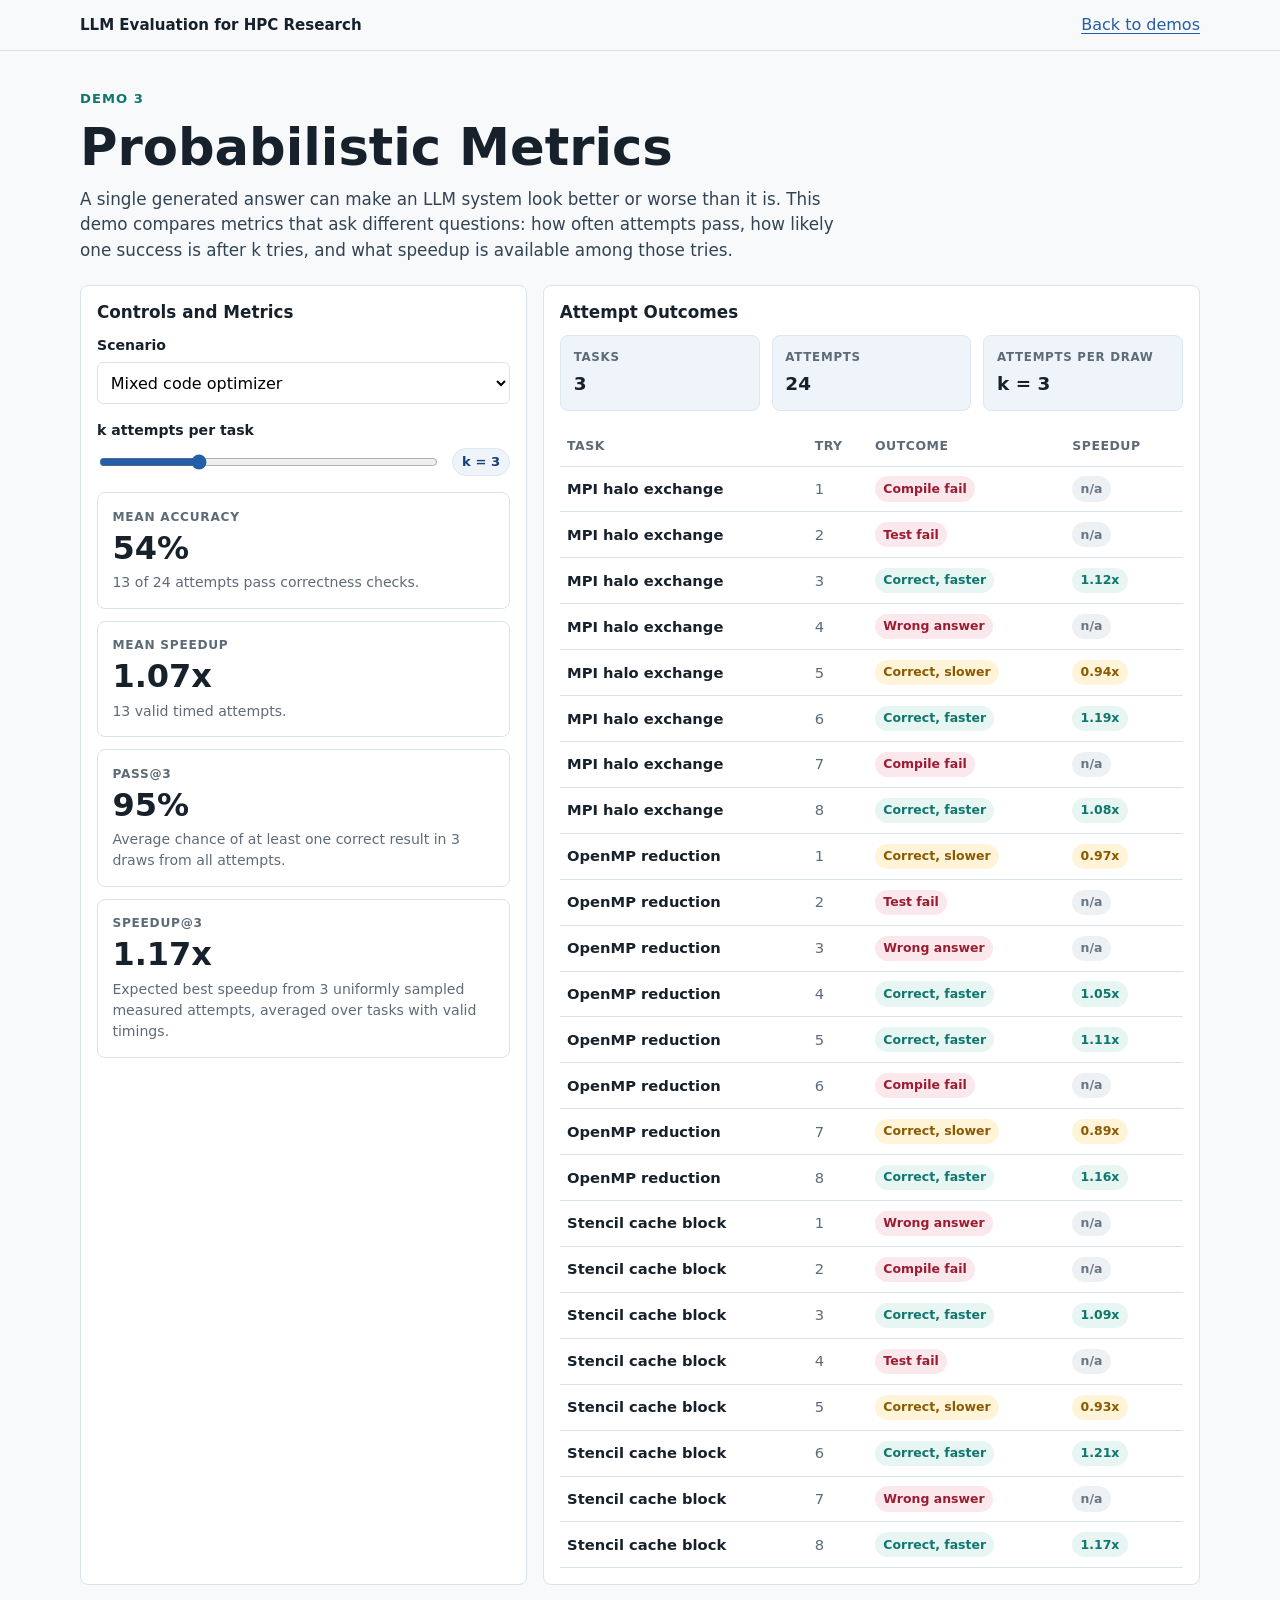
<file: tutorials/isc-2026-llm-eval/demos/probabilistic-metrics.html>
<!doctype html>
<html lang="en">
  <head>
    <meta charset="utf-8" />
    <meta name="viewport" content="width=device-width, initial-scale=1" />
    <title>Probabilistic Metrics Demo</title>
    <style>
      :root {
        color-scheme: light;
        --ink: #17212b;
        --muted: #5d6b78;
        --line: #dbe3ea;
        --paper: #f7f9fb;
        --panel: #ffffff;
        --blue: #245da8;
        --blue-dark: #173f73;
        --teal: #0f766e;
        --soft: #eef4f9;
        --good: #0f766e;
        --good-soft: #e7f5f3;
        --warn: #8a5a00;
        --warn-soft: #fff4d8;
        --bad: #9b1c31;
        --bad-soft: #fbe8ec;
        --neutral: #eef1f4;
      }

      * {
        box-sizing: border-box;
      }

      body {
        margin: 0;
        background: var(--paper);
        color: var(--ink);
        font-family:
          Inter, ui-sans-serif, system-ui, -apple-system, BlinkMacSystemFont,
          "Segoe UI", sans-serif;
        line-height: 1.5;
      }

      a {
        color: var(--blue);
        text-decoration-thickness: 0.08em;
        text-underline-offset: 0.18em;
      }

      button,
      input,
      select {
        font: inherit;
        max-width: 100%;
      }

      .topbar {
        background: rgba(247, 249, 251, 0.94);
        border-bottom: 1px solid var(--line);
        position: sticky;
        top: 0;
        z-index: 10;
      }

      .topbar-inner {
        align-items: center;
        display: flex;
        gap: 1rem;
        justify-content: space-between;
        margin: 0 auto;
        max-width: 1160px;
        padding: 0.8rem 1.25rem;
      }

      .brand {
        color: var(--ink);
        font-size: 0.94rem;
        font-weight: 750;
        text-decoration: none;
      }

      .page {
        margin: 0 auto;
        max-width: 1160px;
        padding: 2.4rem 1.25rem 3rem;
      }

      .intro {
        margin-bottom: 1.4rem;
      }

      .eyebrow {
        color: var(--teal);
        font-size: 0.82rem;
        font-weight: 850;
        letter-spacing: 0.08em;
        margin: 0 0 0.75rem;
        text-transform: uppercase;
      }

      h1,
      h2,
      h3,
      p {
        margin-top: 0;
      }

      h1 {
        font-size: clamp(2rem, 4vw, 3.6rem);
        letter-spacing: 0;
        line-height: 1.02;
        margin-bottom: 0.9rem;
      }

      .lead {
        color: #334353;
        font-size: 1.05rem;
        max-width: 72ch;
      }

      .demo {
        display: grid;
        gap: 1rem;
        grid-template-columns: minmax(320px, 0.68fr) minmax(320px, 1fr);
      }

      .panel {
        background: var(--panel);
        border: 1px solid var(--line);
        border-radius: 8px;
        min-width: 0;
        padding: 1rem;
      }

      .panel h2 {
        font-size: 1.05rem;
        line-height: 1.2;
        margin-bottom: 0.8rem;
      }

      .control-stack {
        display: grid;
        gap: 1rem;
        min-width: 0;
      }

      label {
        color: var(--ink);
        display: block;
        font-size: 0.88rem;
        font-weight: 780;
        margin-bottom: 0.38rem;
      }

      select {
        background: #ffffff;
        border: 1px solid var(--line);
        border-radius: 6px;
        min-height: 42px;
        padding: 0.45rem 0.55rem;
        width: 100%;
      }

      input[type="range"] {
        accent-color: var(--blue);
        flex: 1;
        min-width: 0;
        width: 100%;
      }

      .range-row {
        align-items: center;
        display: flex;
        gap: 0.75rem;
        min-width: 0;
      }

      .range-value {
        background: var(--soft);
        border: 1px solid #dce7f0;
        border-radius: 999px;
        color: var(--blue-dark);
        display: inline-flex;
        font-size: 0.82rem;
        font-weight: 850;
        justify-content: center;
        min-width: 3.2rem;
        padding: 0.22rem 0.55rem;
      }

      .metric-grid {
        display: grid;
        gap: 0.75rem;
        grid-template-columns: 1fr;
      }

      .metric {
        background: #ffffff;
        border: 1px solid var(--line);
        border-radius: 8px;
        padding: 0.9rem;
      }

      .metric-label {
        color: var(--muted);
        display: block;
        font-size: 0.76rem;
        font-weight: 850;
        letter-spacing: 0.06em;
        margin-bottom: 0.35rem;
        text-transform: uppercase;
      }

      .metric-value {
        display: block;
        font-size: 2rem;
        font-weight: 850;
        line-height: 1.05;
      }

      .metric-detail {
        color: var(--muted);
        font-size: 0.88rem;
        margin: 0.45rem 0 0;
      }

      .table-wrap {
        overflow-x: auto;
      }

      table {
        border-collapse: collapse;
        width: 100%;
      }

      th,
      td {
        border-bottom: 1px solid var(--line);
        padding: 0.62rem 0.45rem;
        text-align: left;
        vertical-align: middle;
        white-space: nowrap;
      }

      th {
        color: var(--muted);
        font-size: 0.78rem;
        letter-spacing: 0.04em;
        text-transform: uppercase;
      }

      td {
        font-size: 0.92rem;
      }

      .task-cell {
        font-weight: 760;
      }

      .attempt-cell {
        color: var(--muted);
        font-variant-numeric: tabular-nums;
      }

      .badge {
        border-radius: 999px;
        display: inline-block;
        font-size: 0.78rem;
        font-weight: 820;
        padding: 0.2rem 0.52rem;
      }

      .badge.good {
        background: var(--good-soft);
        color: var(--good);
      }

      .badge.warn {
        background: var(--warn-soft);
        color: var(--warn);
      }

      .badge.bad {
        background: var(--bad-soft);
        color: var(--bad);
      }

      .badge.neutral {
        background: var(--neutral);
        color: #697685;
      }

      .speedup {
        font-variant-numeric: tabular-nums;
        font-weight: 780;
      }

      .summary-grid {
        display: grid;
        gap: 0.75rem;
        grid-template-columns: repeat(3, minmax(0, 1fr));
        margin-bottom: 1rem;
      }

      .summary-item {
        background: var(--soft);
        border: 1px solid #dce7f0;
        border-radius: 8px;
        min-width: 0;
        padding: 0.8rem;
      }

      .summary-label {
        color: var(--muted);
        display: block;
        font-size: 0.74rem;
        font-weight: 850;
        letter-spacing: 0.06em;
        text-transform: uppercase;
      }

      .summary-value {
        display: block;
        font-size: 1.15rem;
        font-weight: 850;
        margin-top: 0.18rem;
      }

      @media (max-width: 900px) {
        .demo {
          grid-template-columns: 1fr;
        }
      }

      @media (max-width: 660px) {
        .topbar-inner,
        .range-row {
          align-items: flex-start;
          flex-direction: column;
        }

        .page {
          padding-left: 1rem;
          padding-right: 1rem;
        }

        .range-value {
          justify-content: flex-start;
        }

        .summary-grid {
          grid-template-columns: 1fr;
        }
      }
    </style>
  </head>
  <body>
    <header class="topbar">
      <div class="topbar-inner">
        <a class="brand" href="../index.html">LLM Evaluation for HPC Research</a>
        <a href="../index.html#demos">Back to demos</a>
      </div>
    </header>

    <main class="page">
      <section class="intro" aria-labelledby="title">
        <p class="eyebrow">Demo 3</p>
        <h1 id="title">Probabilistic Metrics</h1>
        <p class="lead">
          A single generated answer can make an LLM system look better or worse
          than it is. This demo compares metrics that ask different questions:
          how often attempts pass, how likely one success is after k tries, and
          what speedup is available among those tries.
        </p>
      </section>

      <section class="demo" aria-label="Probabilistic metric controls and results">
        <div class="panel">
          <h2>Controls and Metrics</h2>
          <div class="control-stack">
            <div>
              <label for="scenario">Scenario</label>
              <select id="scenario">
                <option value="mixed">Mixed code optimizer</option>
                <option value="risky">High-variance optimizer</option>
                <option value="steady">Reliable but modest optimizer</option>
              </select>
            </div>

            <div>
              <label for="kRange">k attempts per task</label>
              <div class="range-row">
                <input id="kRange" type="range" min="1" max="8" step="1" value="3" />
                <span class="range-value" id="kValue">k = 3</span>
              </div>
            </div>

            <div class="metric-grid" aria-live="polite">
              <div class="metric">
                <span class="metric-label">Mean accuracy</span>
                <span class="metric-value" id="meanAccuracy">0%</span>
                <p class="metric-detail" id="meanDetail"></p>
              </div>
              <div class="metric">
                <span class="metric-label">Mean speedup</span>
                <span class="metric-value" id="meanSpeedup">None</span>
                <p class="metric-detail" id="meanSpeedupDetail"></p>
              </div>
              <div class="metric">
                <span class="metric-label" id="passLabel">pass@3</span>
                <span class="metric-value" id="passAtK">0%</span>
                <p class="metric-detail" id="passDetail"></p>
              </div>
              <div class="metric">
                <span class="metric-label" id="speedLabel">speedup@3</span>
                <span class="metric-value" id="speedupAtK">None</span>
                <p class="metric-detail" id="speedDetail"></p>
              </div>
            </div>
          </div>
        </div>

        <div class="panel">
          <h2>Attempt Outcomes</h2>
          <div class="summary-grid" aria-live="polite">
            <div class="summary-item">
              <span class="summary-label">Tasks</span>
              <span class="summary-value" id="taskCount">3</span>
            </div>
            <div class="summary-item">
              <span class="summary-label">Attempts</span>
              <span class="summary-value" id="attemptCount">24</span>
            </div>
            <div class="summary-item">
              <span class="summary-label">Attempts per draw</span>
              <span class="summary-value" id="kCount">k = 3</span>
            </div>
          </div>

          <div class="table-wrap">
            <table>
              <thead>
                <tr>
                  <th>Task</th>
                  <th>Try</th>
                  <th>Outcome</th>
                  <th>Speedup</th>
                </tr>
              </thead>
              <tbody id="attemptRows"></tbody>
            </table>
          </div>
        </div>
      </section>
    </main>

    <script>
      const scenarios = {
        mixed: {
          tasks: [
            {
              name: "MPI halo exchange",
              attempts: [
                fail("Compile fail", "Changed a communicator type."),
                fail("Test fail", "Boundary values are off by one rank."),
                faster(1.12, "Removes an unnecessary copy."),
                fail("Wrong answer", "Drops an edge case."),
                slower(0.94, "Correct, but adds extra synchronization."),
                faster(1.19, "Overlaps packing with communication."),
                fail("Compile fail", "Uses a missing helper."),
                faster(1.08, "Small buffer reuse improvement."),
              ],
            },
            {
              name: "OpenMP reduction",
              attempts: [
                slower(0.97, "Passes tests, loses vectorization."),
                fail("Test fail", "Race appears at larger thread counts."),
                fail("Wrong answer", "Changes the reduction order incorrectly."),
                faster(1.05, "Minor scheduling improvement."),
                faster(1.11, "Uses a private accumulator."),
                fail("Compile fail", "Invalid pragma clause."),
                slower(0.89, "Correct but oversynchronizes."),
                faster(1.16, "Better loop structure."),
              ],
            },
            {
              name: "Stencil cache block",
              attempts: [
                fail("Wrong answer", "Misses the final row."),
                fail("Compile fail", "Generated invalid indexing code."),
                faster(1.09, "Adds a simple tile loop."),
                fail("Test fail", "Fails on non-square grids."),
                slower(0.93, "Correct but hurts cache locality."),
                faster(1.21, "Chooses a better tile shape."),
                fail("Wrong answer", "Breaks halo handling."),
                faster(1.17, "Reduces repeated loads."),
              ],
            },
          ],
        },
        risky: {
          tasks: [
            {
              name: "MPI halo exchange",
              attempts: [
                fail("Compile fail", "Invents a non-existent MPI call."),
                fail("Wrong answer", "Skips a neighbor exchange."),
                fail("Test fail", "Deadlocks on four ranks."),
                faster(1.34, "Finds a real overlap opportunity."),
                fail("Compile fail", "Missing include and type mismatch."),
                slower(0.91, "Passes, but serializes communication."),
                fail("Wrong answer", "Drops periodic boundaries."),
                faster(1.28, "Good buffer packing change."),
              ],
            },
            {
              name: "OpenMP reduction",
              attempts: [
                fail("Wrong answer", "Introduces a race."),
                fail("Compile fail", "Invalid OpenMP syntax."),
                slower(0.96, "Correct but too much locking."),
                fail("Test fail", "Non-deterministic failure."),
                fail("Wrong answer", "Changes floating-point semantics."),
                faster(1.22, "Uses thread-local partial sums."),
                fail("Compile fail", "Uses an undeclared variable."),
                faster(1.18, "Simplifies the loop body."),
              ],
            },
            {
              name: "Stencil cache block",
              attempts: [
                fail("Compile fail", "Bad macro expansion."),
                fail("Test fail", "Fails on odd grid sizes."),
                fail("Wrong answer", "Incorrect halo width."),
                fail("Compile fail", "Malformed nested loop."),
                faster(1.41, "Strong tile-size improvement."),
                fail("Wrong answer", "Drops a boundary condition."),
                slower(0.88, "Passes tests, loses locality."),
                faster(1.24, "Removes redundant stores."),
              ],
            },
          ],
        },
        steady: {
          tasks: [
            {
              name: "MPI halo exchange",
              attempts: [
                slower(0.99, "Passes tests, roughly baseline speed."),
                faster(1.04, "Small allocation cleanup."),
                slower(0.96, "Adds a conservative synchronization."),
                faster(1.07, "Reuses send buffers."),
                faster(1.08, "Avoids one copy."),
                fail("Test fail", "Fails on two-node run."),
                faster(1.05, "Minor packing change."),
                slower(0.98, "Correct but no real gain."),
              ],
            },
            {
              name: "OpenMP reduction",
              attempts: [
                faster(1.03, "Small scheduling improvement."),
                slower(0.95, "Passes but hurts vectorization."),
                faster(1.06, "Simplifies a branch."),
                faster(1.08, "Uses a private accumulator."),
                slower(0.97, "Correct but slower at scale."),
                faster(1.09, "Better reduction layout."),
                fail("Compile fail", "Typo in generated pragma."),
                faster(1.04, "Minor loop cleanup."),
              ],
            },
            {
              name: "Stencil cache block",
              attempts: [
                slower(0.94, "Correct but overly small tiles."),
                faster(1.05, "Adds basic blocking."),
                faster(1.10, "Improves tile traversal."),
                slower(0.97, "Correct but more overhead."),
                faster(1.11, "Reduces repeated loads."),
                faster(1.06, "Small cache improvement."),
                fail("Wrong answer", "Boundary bug on one case."),
                slower(0.92, "Passes but spills registers."),
              ],
            },
          ],
        },
      };

      const els = {
        scenario: document.querySelector("#scenario"),
        kRange: document.querySelector("#kRange"),
        kValue: document.querySelector("#kValue"),
        meanAccuracy: document.querySelector("#meanAccuracy"),
        meanDetail: document.querySelector("#meanDetail"),
        meanSpeedup: document.querySelector("#meanSpeedup"),
        meanSpeedupDetail: document.querySelector("#meanSpeedupDetail"),
        passLabel: document.querySelector("#passLabel"),
        passAtK: document.querySelector("#passAtK"),
        passDetail: document.querySelector("#passDetail"),
        speedLabel: document.querySelector("#speedLabel"),
        speedupAtK: document.querySelector("#speedupAtK"),
        speedDetail: document.querySelector("#speedDetail"),
        taskCount: document.querySelector("#taskCount"),
        attemptCount: document.querySelector("#attemptCount"),
        kCount: document.querySelector("#kCount"),
        attemptRows: document.querySelector("#attemptRows"),
      };

      function faster(speedup) {
        return {
          correct: true,
          speedup,
          status: "Correct, faster",
          tone: "good",
        };
      }

      function slower(speedup) {
        return {
          correct: true,
          speedup,
          status: "Correct, slower",
          tone: "warn",
        };
      }

      function fail(status) {
        return {
          correct: false,
          speedup: null,
          status,
          tone: "bad",
        };
      }

      function clamp(value, min, max) {
        return Math.min(max, Math.max(min, Number(value)));
      }

      function choose(n, k) {
        if (k < 0 || k > n) {
          return 0;
        }
        if (k === 0 || k === n) {
          return 1;
        }
        const m = Math.min(k, n - k);
        let result = 1;
        for (let i = 1; i <= m; i += 1) {
          result = (result * (n - m + i)) / i;
        }
        return result;
      }

      function passAtK(successes, total, k) {
        if (successes <= 0 || total <= 0) {
          return 0;
        }
        if (k >= total || total - successes < k) {
          return 1;
        }
        return 1 - choose(total - successes, k) / choose(total, k);
      }

      function formatPercent(value) {
        return `${Math.round(value * 100)}%`;
      }

      function formatSpeedup(value) {
        return value === null ? "None" : `${value.toFixed(2)}x`;
      }

      function hasMeasuredSpeedup(attempt) {
        return attempt.correct && attempt.speedup !== null;
      }

      function expectedMaxSpeedup(attempts, k) {
        const measured = attempts
          .map((attempt, index) => ({
            index,
            speedup: attempt.speedup,
            measured: hasMeasuredSpeedup(attempt),
          }))
          .filter((item) => item.measured);
        const n = measured.length;
        const localK = Math.min(k, n);
        const denominator = choose(n, localK);
        const weights = new Map();

        if (n === 0 || denominator === 0) {
          return { value: null, weights, validAttempts: 0 };
        }

        const ordered = measured.sort((a, b) => a.speedup - b.speedup);

        let value = 0;

        ordered.forEach((item, orderIndex) => {
          const j = orderIndex + 1;
          const weight = choose(j - 1, localK - 1) / denominator;
          weights.set(item.index, weight);
          value += weight * item.speedup;
        });

        return { value, weights, validAttempts: n };
      }

      function render() {
        const scenario = scenarios[els.scenario.value];
        const maxAttempts = scenario.tasks[0].attempts.length;
        const k = clamp(els.kRange.value, 1, maxAttempts);

        els.kRange.max = String(maxAttempts);
        els.kRange.value = String(k);
        els.kValue.textContent = `k = ${k}`;
        els.passLabel.textContent = `pass@${k}`;
        els.speedLabel.textContent = `speedup@${k}`;

        let attemptTotal = 0;
        let correctTotal = 0;
        let passTotal = 0;
        let measuredSpeedupTotal = 0;
        let measuredSpeedupCount = 0;
        let speedupTotal = 0;
        let speedupTaskTotal = 0;
        const rows = [];

        scenario.tasks.forEach((task) => {
          const attempts = task.attempts;
          const correct = attempts.filter((attempt) => attempt.correct).length;
          const expectedSpeedup = expectedMaxSpeedup(attempts, k);

          attemptTotal += attempts.length;
          correctTotal += correct;
          passTotal += passAtK(correct, attempts.length, k);
          attempts.filter(hasMeasuredSpeedup).forEach((attempt) => {
            measuredSpeedupTotal += attempt.speedup;
            measuredSpeedupCount += 1;
          });
          if (expectedSpeedup.value !== null) {
            speedupTotal += expectedSpeedup.value;
            speedupTaskTotal += 1;
          }

          attempts.forEach((attempt, index) => {
            rows.push({
              task: task.name,
              attempt,
              index,
            });
          });
        });

        const meanAccuracy = correctTotal / attemptTotal;
        const meanSpeedup =
          measuredSpeedupCount === 0 ? null : measuredSpeedupTotal / measuredSpeedupCount;
        const averagePass = passTotal / scenario.tasks.length;
        const averageSpeedup =
          speedupTaskTotal === 0 ? null : speedupTotal / speedupTaskTotal;

        els.meanAccuracy.textContent = formatPercent(meanAccuracy);
        els.meanDetail.textContent = `${correctTotal} of ${attemptTotal} attempts pass correctness checks.`;
        els.meanSpeedup.textContent = formatSpeedup(meanSpeedup);
        els.meanSpeedupDetail.textContent = `${measuredSpeedupCount} valid timed attempts.`;
        els.passAtK.textContent = formatPercent(averagePass);
        els.passDetail.textContent = `Average chance of at least one correct result in ${k} draws from all attempts.`;
        els.speedupAtK.textContent = formatSpeedup(averageSpeedup);
        els.speedDetail.textContent = `Expected best speedup from ${k} uniformly sampled measured attempts, averaged over tasks with valid timings.`;

        els.taskCount.textContent = String(scenario.tasks.length);
        els.attemptCount.textContent = String(attemptTotal);
        els.kCount.textContent = `k = ${k}`;
        els.attemptRows.innerHTML = rows
          .map(({ task, attempt, index }) => {
            const speedup =
              attempt.speedup === null
                ? "n/a"
                : `${attempt.speedup.toFixed(2)}x`;
            const speedClass =
              attempt.speedup > 1 ? "good" : attempt.speedup === null ? "neutral" : "warn";
            return `
              <tr>
                <td class="task-cell">${task}</td>
                <td class="attempt-cell">${index + 1}</td>
                <td><span class="badge ${attempt.tone}">${attempt.status}</span></td>
                <td><span class="speedup badge ${speedClass}">${speedup}</span></td>
              </tr>
            `;
          })
          .join("");
      }

      els.scenario.addEventListener("change", render);
      els.kRange.addEventListener("input", render);

      render();
    </script>
  </body>
</html>
</file>
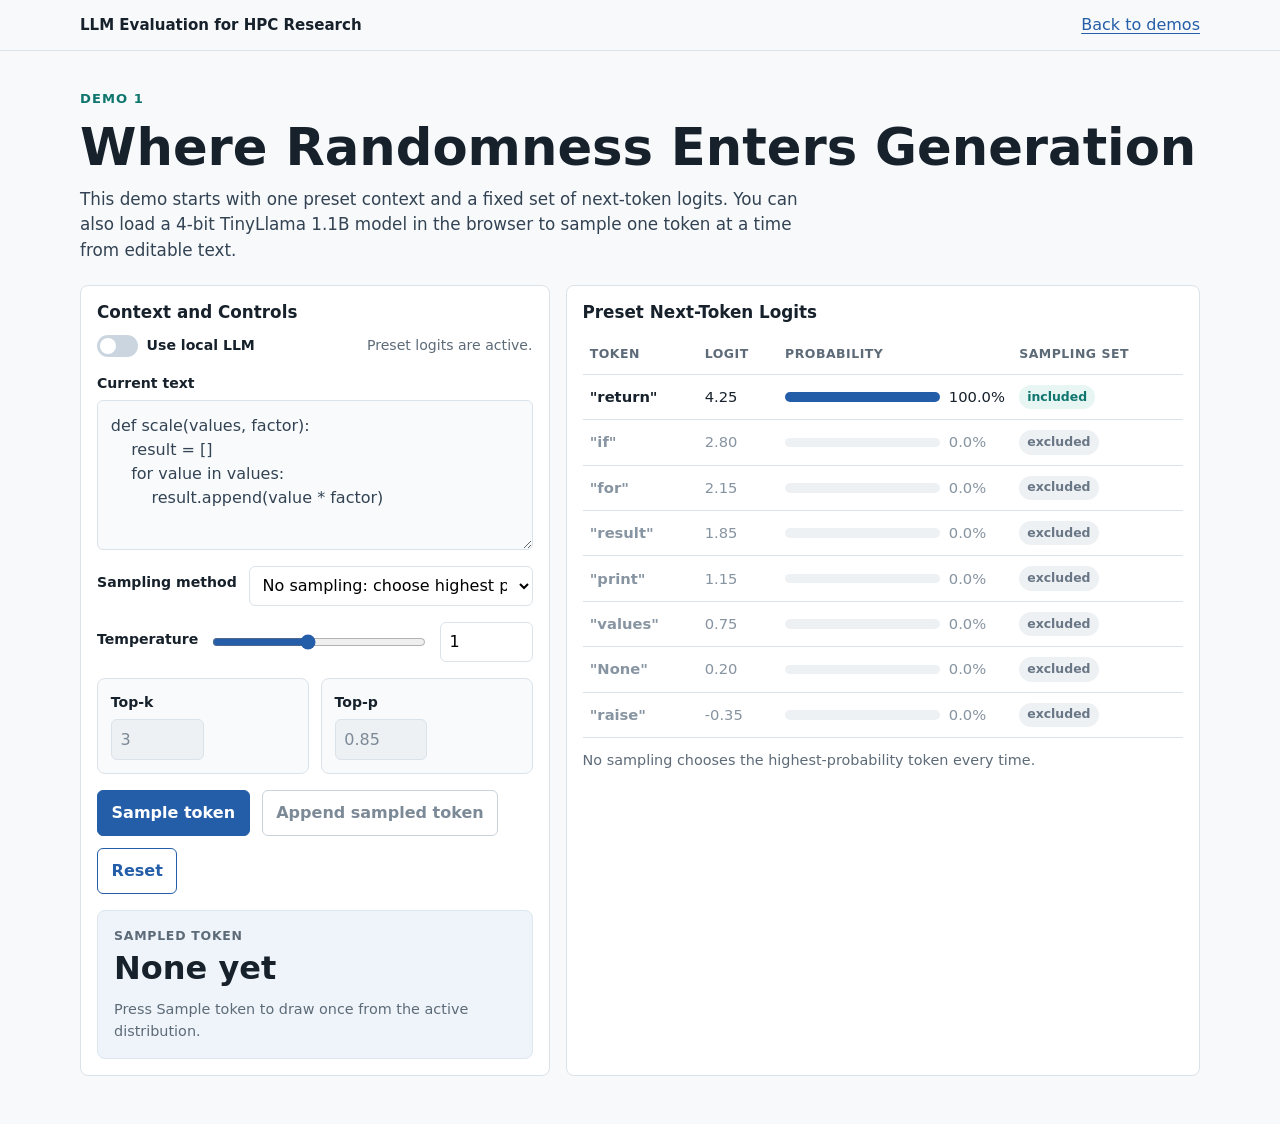
<file: tutorials/isc-2026-llm-eval/demos/sampling.html>
<!doctype html>
<html lang="en">
  <head>
    <meta charset="utf-8" />
    <meta name="viewport" content="width=device-width, initial-scale=1" />
    <title>Sampling Variation Demo</title>
    <style>
      :root {
        color-scheme: light;
        --ink: #17212b;
        --muted: #5d6b78;
        --line: #dbe3ea;
        --paper: #f7f9fb;
        --panel: #ffffff;
        --blue: #245da8;
        --blue-dark: #173f73;
        --teal: #0f766e;
        --soft: #eef4f9;
        --excluded: #eef1f4;
      }

      * {
        box-sizing: border-box;
      }

      body {
        margin: 0;
        background: var(--paper);
        color: var(--ink);
        font-family:
          Inter, ui-sans-serif, system-ui, -apple-system, BlinkMacSystemFont,
          "Segoe UI", sans-serif;
        line-height: 1.5;
      }

      a {
        color: var(--blue);
        text-decoration-thickness: 0.08em;
        text-underline-offset: 0.18em;
      }

      button,
      input,
      select,
      textarea {
        font: inherit;
        max-width: 100%;
      }

      .topbar {
        background: rgba(247, 249, 251, 0.94);
        border-bottom: 1px solid var(--line);
        position: sticky;
        top: 0;
        z-index: 10;
      }

      .topbar-inner {
        align-items: center;
        display: flex;
        gap: 1rem;
        justify-content: space-between;
        margin: 0 auto;
        max-width: 1160px;
        padding: 0.8rem 1.25rem;
      }

      .brand {
        color: var(--ink);
        font-size: 0.94rem;
        font-weight: 750;
        text-decoration: none;
      }

      .page {
        margin: 0 auto;
        max-width: 1160px;
        padding: 2.4rem 1.25rem 3rem;
      }

      .intro {
        margin-bottom: 1.4rem;
      }

      .eyebrow {
        color: var(--teal);
        font-size: 0.82rem;
        font-weight: 850;
        letter-spacing: 0.08em;
        margin: 0 0 0.75rem;
        text-transform: uppercase;
      }

      h1,
      h2,
      h3,
      p {
        margin-top: 0;
      }

      h1 {
        font-size: clamp(2rem, 4vw, 3.6rem);
        letter-spacing: 0;
        line-height: 1.02;
        margin-bottom: 0.9rem;
      }

      .lead {
        color: #334353;
        font-size: 1.05rem;
        max-width: 70ch;
      }

      .demo {
        display: grid;
        gap: 1rem;
        grid-template-columns: minmax(320px, 0.74fr) minmax(320px, 1fr);
      }

      .panel {
        background: var(--panel);
        border: 1px solid var(--line);
        border-radius: 8px;
        min-width: 0;
        padding: 1rem;
      }

      .panel h2 {
        font-size: 1.05rem;
        line-height: 1.2;
        margin-bottom: 0.8rem;
      }

      .control-stack {
        display: grid;
        gap: 1rem;
        min-width: 0;
      }

      label {
        color: var(--ink);
        display: block;
        font-size: 0.88rem;
        font-weight: 780;
        margin-bottom: 0.38rem;
      }

      textarea {
        background: #ffffff;
        border: 1px solid var(--line);
        border-radius: 6px;
        color: var(--ink);
        display: block;
        min-height: 150px;
        min-width: 0;
        padding: 0.8rem;
        resize: vertical;
        width: 100%;
      }

      textarea:disabled {
        background: #f8fafc;
        color: #334353;
      }

      .switch-row,
      .range-row,
      .select-row,
      .button-row {
        align-items: center;
        display: flex;
        gap: 0.75rem;
        min-width: 0;
      }

      .switch-row {
        justify-content: space-between;
      }

      .switch {
        align-items: center;
        cursor: pointer;
        display: inline-flex;
        gap: 0.55rem;
        margin: 0;
      }

      .switch input {
        appearance: none;
        background: #cbd5df;
        border-radius: 999px;
        height: 1.35rem;
        margin: 0;
        position: relative;
        width: 2.55rem;
      }

      .switch input::after {
        background: #ffffff;
        border-radius: 50%;
        content: "";
        height: 1rem;
        left: 0.18rem;
        position: absolute;
        top: 0.17rem;
        transition: transform 160ms ease;
        width: 1rem;
      }

      .switch input:checked {
        background: var(--blue);
      }

      .switch input:checked::after {
        transform: translateX(1.18rem);
      }

      .status {
        color: var(--muted);
        font-size: 0.88rem;
        margin: 0;
        min-width: 0;
      }

      select,
      input[type="number"] {
        background: #ffffff;
        border: 1px solid var(--line);
        border-radius: 6px;
        min-height: 40px;
        padding: 0.45rem 0.55rem;
      }

      select {
        flex: 1;
        min-width: 0;
        width: 100%;
      }

      input[type="range"] {
        accent-color: var(--blue);
        flex: 1;
        min-width: 0;
      }

      input[type="number"] {
        width: 5.8rem;
      }

      input:disabled,
      select:disabled {
        background: #eef1f4;
        color: #7c8996;
      }

      .secondary-controls {
        display: grid;
        gap: 0.75rem;
        grid-template-columns: repeat(2, minmax(0, 1fr));
        min-width: 0;
      }

      .control-box {
        background: #f8fafc;
        border: 1px solid var(--line);
        border-radius: 8px;
        min-width: 0;
        padding: 0.8rem;
      }

      .button-row {
        flex-wrap: wrap;
      }

      .button {
        align-items: center;
        border: 1px solid var(--blue);
        border-radius: 6px;
        cursor: pointer;
        display: inline-flex;
        font-weight: 800;
        justify-content: center;
        min-height: 42px;
        padding: 0.64rem 0.85rem;
      }

      .button.primary {
        background: var(--blue);
        color: #ffffff;
      }

      .button.secondary {
        background: #ffffff;
        color: var(--blue);
      }

      .button:disabled {
        border-color: #c8d3dd;
        color: #7c8996;
        cursor: not-allowed;
      }

      .button.primary:disabled {
        background: #d8e0e8;
      }

      [hidden] {
        display: none !important;
      }

      .sample-box {
        background: var(--soft);
        border: 1px solid #dce7f0;
        border-radius: 8px;
        margin-top: 1rem;
        padding: 1rem;
      }

      .sample-label {
        color: var(--muted);
        display: block;
        font-size: 0.78rem;
        font-weight: 850;
        letter-spacing: 0.06em;
        margin-bottom: 0.35rem;
        text-transform: uppercase;
      }

      .sample-token {
        display: block;
        font-size: 2rem;
        font-weight: 850;
        line-height: 1.05;
        min-height: 2.2rem;
      }

      .explain {
        color: var(--muted);
        font-size: 0.9rem;
        margin: 0.75rem 0 0;
      }

      .table-wrap {
        overflow-x: auto;
      }

      table {
        border-collapse: collapse;
        width: 100%;
      }

      th,
      td {
        border-bottom: 1px solid var(--line);
        padding: 0.62rem 0.45rem;
        text-align: left;
        vertical-align: middle;
        white-space: nowrap;
      }

      th {
        color: var(--muted);
        font-size: 0.78rem;
        letter-spacing: 0.04em;
        text-transform: uppercase;
      }

      td {
        font-size: 0.92rem;
      }

      tr.excluded {
        color: #8794a1;
      }

      .token {
        font-weight: 800;
      }

      .prob-cell {
        min-width: 170px;
      }

      .prob-bar {
        align-items: center;
        display: grid;
        gap: 0.55rem;
        grid-template-columns: minmax(70px, 1fr) 3.5rem;
      }

      .track {
        background: var(--excluded);
        border-radius: 999px;
        height: 0.6rem;
        overflow: hidden;
      }

      .fill {
        background: var(--blue);
        display: block;
        height: 100%;
      }

      tr.excluded .fill {
        background: #b7c2cc;
      }

      .flag {
        border-radius: 999px;
        display: inline-block;
        font-size: 0.78rem;
        font-weight: 800;
        padding: 0.18rem 0.5rem;
      }

      .flag.included {
        background: #e7f5f3;
        color: #0f766e;
      }

      .flag.excluded {
        background: #eef1f4;
        color: #697685;
      }

      .empty-row {
        color: var(--muted);
        white-space: normal;
      }

      @media (max-width: 900px) {
        .demo,
        .secondary-controls {
          grid-template-columns: 1fr;
        }
      }

      @media (max-width: 560px) {
        .topbar-inner,
        .switch-row,
        .range-row,
        .select-row {
          align-items: flex-start;
          flex-direction: column;
        }

        .page {
          padding-left: 1rem;
          padding-right: 1rem;
        }

        select,
        input[type="range"] {
          width: 100%;
        }
      }
    </style>
  </head>
  <body>
    <header class="topbar">
      <div class="topbar-inner">
        <a class="brand" href="../index.html">LLM Evaluation for HPC Research</a>
        <a href="../index.html#demos">Back to demos</a>
      </div>
    </header>

    <main class="page">
      <section class="intro" aria-labelledby="title">
        <div>
          <p class="eyebrow">Demo 1</p>
          <h1 id="title">Where Randomness Enters Generation</h1>
          <p class="lead">
            This demo starts with one preset context and a fixed set of
            next-token logits. You can also load a 4-bit TinyLlama 1.1B model
            in the browser to sample one token at a time from editable text.
          </p>
        </div>
      </section>

      <section class="demo" aria-label="Sampling controls and logits">
        <div class="panel">
          <h2>Context and Controls</h2>
          <div class="control-stack">
            <div class="switch-row">
              <label class="switch">
                <input id="localMode" type="checkbox" />
                Use local LLM
              </label>
              <p class="status" id="modeStatus">Preset logits are active.</p>
            </div>

            <div>
              <label for="contextText">Current text</label>
              <textarea id="contextText" disabled></textarea>
            </div>

            <div class="select-row">
              <label for="samplingMethod">Sampling method</label>
              <select id="samplingMethod">
                <option value="greedy">No sampling: choose highest probability</option>
                <option value="random">Random: sample from all tokens</option>
                <option value="topk">Top-k: sample from the k most likely tokens</option>
                <option value="topp">Top-p: sample from the smallest high-probability set</option>
              </select>
            </div>

            <div class="range-row">
              <label for="temperature">Temperature</label>
              <input id="temperature" type="range" min="0.2" max="2" step="0.05" value="1" />
              <input id="temperatureValue" type="number" min="0.2" max="2" step="0.05" value="1" />
            </div>

            <div class="secondary-controls">
              <div class="control-box">
                <label for="topK">Top-k</label>
                <input id="topK" type="number" min="1" max="10" step="1" value="3" />
              </div>
              <div class="control-box">
                <label for="topP">Top-p</label>
                <input id="topP" type="number" min="0.05" max="1" step="0.05" value="0.85" />
              </div>
            </div>

            <div class="button-row">
              <button id="loadModelButton" class="button secondary" type="button" hidden>
                Download TinyLlama
              </button>
              <button id="loadLocalFileButton" class="button secondary" type="button" hidden>
                Load GGUF file
              </button>
              <input id="localModelFile" type="file" accept=".gguf" hidden />
              <button id="sampleButton" class="button primary" type="button">Sample token</button>
              <button id="appendButton" class="button secondary" type="button" disabled>
                Append sampled token
              </button>
              <button id="resetButton" class="button secondary" type="button">Reset</button>
            </div>
          </div>

          <div class="sample-box" aria-live="polite">
            <span class="sample-label">Sampled token</span>
            <span class="sample-token" id="sampledToken">None yet</span>
            <p class="explain" id="sampleExplanation">
              Press Sample token to draw once from the active distribution.
            </p>
          </div>
        </div>

        <div class="panel">
          <h2 id="distributionTitle">Preset Next-Token Logits</h2>
          <div class="table-wrap">
            <table>
              <thead>
                <tr>
                  <th>Token</th>
                  <th id="scoreHeader">Logit</th>
                  <th>Probability</th>
                  <th id="setHeader">Sampling set</th>
                </tr>
              </thead>
              <tbody id="logitRows"></tbody>
            </table>
          </div>
          <p class="explain" id="distributionSummary"></p>
        </div>
      </section>
    </main>

    <script>
      const WLLAMA_VERSION = "3.5.1";
      const WLLAMA_BASE_URL = `https://cdn.jsdelivr.net/npm/@wllama/wllama@${WLLAMA_VERSION}`;
      const WLLAMA_MODULE_URL = `${WLLAMA_BASE_URL}/esm/index.js`;
      const WLLAMA_PATH_CONFIG = {
        default: `${WLLAMA_BASE_URL}/esm/wasm/wllama.wasm`,
      };
      const LOCAL_MODEL = {
        name: "TinyLlama 1.1B",
        repo: "TheBloke/TinyLlama-1.1B-Chat-v1.0-GGUF",
        file: "tinyllama-1.1b-chat-v1.0.Q4_0.gguf",
      };
      const LOCAL_MODEL_URL = `https://huggingface.co/${LOCAL_MODEL.repo}/resolve/main/${LOCAL_MODEL.file}`;

      const presetContext =
        "def scale(values, factor):\n    result = []\n    for value in values:\n        result.append(value * factor)\n    ";

      const presetLogits = [
        { token: "return", logit: 4.25 },
        { token: "if", logit: 2.8 },
        { token: "for", logit: 2.15 },
        { token: "result", logit: 1.85 },
        { token: "print", logit: 1.15 },
        { token: "values", logit: 0.75 },
        { token: "None", logit: 0.2 },
        { token: "raise", logit: -0.35 },
      ];

      const state = {
        sampled: null,
        wllama: null,
        localRows: [],
        localStatus: "idle",
        localModelName: LOCAL_MODEL.name,
        isSampling: false,
      };

      const els = {
        localMode: document.querySelector("#localMode"),
        modeStatus: document.querySelector("#modeStatus"),
        contextText: document.querySelector("#contextText"),
        samplingMethod: document.querySelector("#samplingMethod"),
        temperature: document.querySelector("#temperature"),
        temperatureValue: document.querySelector("#temperatureValue"),
        topK: document.querySelector("#topK"),
        topP: document.querySelector("#topP"),
        loadModelButton: document.querySelector("#loadModelButton"),
        loadLocalFileButton: document.querySelector("#loadLocalFileButton"),
        localModelFile: document.querySelector("#localModelFile"),
        sampleButton: document.querySelector("#sampleButton"),
        appendButton: document.querySelector("#appendButton"),
        resetButton: document.querySelector("#resetButton"),
        sampledToken: document.querySelector("#sampledToken"),
        sampleExplanation: document.querySelector("#sampleExplanation"),
        distributionTitle: document.querySelector("#distributionTitle"),
        scoreHeader: document.querySelector("#scoreHeader"),
        setHeader: document.querySelector("#setHeader"),
        logitRows: document.querySelector("#logitRows"),
        distributionSummary: document.querySelector("#distributionSummary"),
      };

      function clamp(value, min, max) {
        return Math.min(max, Math.max(min, Number(value)));
      }

      function isLocalMode() {
        return els.localMode.checked;
      }

      function isLocalReady() {
        return Boolean(state.wllama?.isModelLoaded?.());
      }

      function escapeHtml(value) {
        return String(value)
          .replace(/&/g, "&amp;")
          .replace(/</g, "&lt;")
          .replace(/>/g, "&gt;")
          .replace(/"/g, "&quot;")
          .replace(/'/g, "&#39;");
      }

      function displayToken(token) {
        if (token === undefined || token === null || token === "") {
          return "(empty token)";
        }
        return JSON.stringify(String(token));
      }

      function setStatus(message, status = state.localStatus) {
        state.localStatus = status;
        els.modeStatus.textContent = message;
      }

      function localLoadPrompt() {
        return `Download ${LOCAL_MODEL.name} or load a GGUF file, then sample one token from the editable text.`;
      }

      function createDisabledCacheManager() {
        return {
          clear: async () => {},
          delete: async () => {},
          deleteMany: async () => {},
          download: async () => {
            throw new Error("Model caching is disabled for this demo.");
          },
          getMetadata: async () => null,
          getNameFromURL: async (url) => url,
          getSize: async () => -1,
          list: async () => [],
          open: async () => null,
          write: async () => {},
          writeMetadata: async () => {},
        };
      }

      function createDisabledModelManager() {
        return {
          clear: async () => {},
          downloadModel: async () => {
            throw new Error("Model caching is disabled for this demo.");
          },
          getModelOrDownload: async () => {
            throw new Error("Model caching is disabled for this demo.");
          },
          getModels: async () => [],
          loadModel: async () => {
            throw new Error("Model caching is disabled for this demo.");
          },
        };
      }

      async function fetchModelBlob() {
        const response = await fetch(LOCAL_MODEL_URL);
        if (!response.ok || !response.body) {
          throw new Error(`Failed to fetch model: HTTP ${response.status}`);
        }

        const total = Number(response.headers.get("content-length")) || 0;
        const reader = response.body.getReader();
        const chunks = [];
        let loaded = 0;

        while (true) {
          const { done, value } = await reader.read();
          if (done) {
            break;
          }
          chunks.push(value);
          loaded += value.byteLength;
          const percent = total ? Math.round((loaded / total) * 100) : null;
          setStatus(
            percent === null
              ? `Downloading ${LOCAL_MODEL.file}: ${(loaded / 1024 / 1024).toFixed(1)} MB.`
              : `Downloading ${LOCAL_MODEL.file}: ${percent}%.`,
            "loading",
          );
        }

        return new Blob(chunks, { type: "application/octet-stream" });
      }

      function softmax(items, temperature) {
        const scaled = items.map((item) => item.logit / temperature);
        const max = Math.max(...scaled);
        const weights = scaled.map((value) => Math.exp(value - max));
        const total = weights.reduce((sum, value) => sum + value, 0);
        return items.map((item, index) => ({
          ...item,
          baseProbability: weights[index] / total,
        }));
      }

      function activeDistribution() {
        const temperature = clamp(els.temperature.value, 0.2, 2);
        const method = els.samplingMethod.value;
        const withProbabilities = softmax(presetLogits, temperature).sort(
          (a, b) => b.baseProbability - a.baseProbability,
        );

        let includedTokens = new Set(withProbabilities.map((item) => item.token));

        if (method === "greedy") {
          includedTokens = new Set([withProbabilities[0].token]);
        }

        if (method === "topk") {
          const k = clamp(els.topK.value, 1, presetLogits.length);
          includedTokens = new Set(withProbabilities.slice(0, k).map((item) => item.token));
        }

        if (method === "topp") {
          const p = clamp(els.topP.value, 0.05, 1);
          let cumulative = 0;
          const tokens = [];
          for (const item of withProbabilities) {
            tokens.push(item.token);
            cumulative += item.baseProbability;
            if (cumulative >= p) {
              break;
            }
          }
          includedTokens = new Set(tokens);
        }

        const activeTotal = withProbabilities.reduce((sum, item) => {
          return includedTokens.has(item.token) ? sum + item.baseProbability : sum;
        }, 0);

        return withProbabilities.map((item) => {
          const included = includedTokens.has(item.token);
          return {
            ...item,
            included,
            sampleProbability: included ? item.baseProbability / activeTotal : 0,
          };
        });
      }

      function formatPercent(value) {
        return `${(value * 100).toFixed(value < 0.01 && value > 0 ? 2 : 1)}%`;
      }

      function renderDistribution() {
        if (isLocalMode()) {
          renderLocalDistribution();
        } else {
          renderPresetDistribution();
        }
        updateControls();
      }

      function renderPresetDistribution() {
        const distribution = activeDistribution();
        const method = els.samplingMethod.value;
        const activeCount = distribution.filter((item) => item.included).length;

        els.distributionTitle.textContent = "Preset Next-Token Logits";
        els.scoreHeader.textContent = "Logit";
        els.setHeader.textContent = "Sampling set";

        els.logitRows.innerHTML = distribution
          .map((item) => {
            const width = Math.max(item.sampleProbability * 100, item.included ? 1 : 0);
            const rowClass = item.included ? "" : " class=\"excluded\"";
            const flag = item.included
              ? "<span class=\"flag included\">included</span>"
              : "<span class=\"flag excluded\">excluded</span>";
            return `
              <tr${rowClass}>
                <td class="token">${escapeHtml(displayToken(item.token))}</td>
                <td>${item.logit.toFixed(2)}</td>
                <td class="prob-cell">
                  <div class="prob-bar">
                    <span class="track"><span class="fill" style="width: ${width}%"></span></span>
                    <span>${formatPercent(item.sampleProbability)}</span>
                  </div>
                </td>
                <td>${flag}</td>
              </tr>
            `;
          })
          .join("");

        els.distributionSummary.textContent =
          method === "greedy"
            ? "No sampling chooses the highest-probability token every time."
            : `${activeCount} token${activeCount === 1 ? "" : "s"} are available to the sampler after filtering.`;
      }

      function renderLocalDistribution() {
        els.distributionTitle.textContent = "Top Token Log Probabilities";
        els.scoreHeader.textContent = "Log probability";
        els.setHeader.textContent = "Sampling set";

        if (state.localRows.length === 0) {
          const message = isLocalReady()
            ? "Sample a token to show the top log probabilities reported by wllama."
            : `Download ${LOCAL_MODEL.name} or load a GGUF file before sampling from browser-generated probabilities.`;
          els.logitRows.innerHTML = `<tr><td class="empty-row" colspan="4">${escapeHtml(message)}</td></tr>`;
          els.distributionSummary.textContent =
            "Local mode uses top log probabilities from the completion API rather than raw full-vocabulary logits.";
          return;
        }

        const distribution = activeLocalDistribution();
        const activeCount = distribution.filter((item) => item.included).length;

        els.logitRows.innerHTML = distribution
          .map((item) => {
            const width = Math.max(item.sampleProbability * 100, item.included ? 1 : 0);
            const rowClass = item.included ? "" : " class=\"excluded\"";
            const flag = item.included
              ? "<span class=\"flag included\">included</span>"
              : "<span class=\"flag excluded\">excluded</span>";
            return `
              <tr${rowClass}>
                <td class="token">${escapeHtml(displayToken(item.token))}</td>
                <td>${Number.isFinite(item.logprob) ? item.logprob.toFixed(3) : "n/a"}</td>
                <td class="prob-cell">
                  <div class="prob-bar">
                    <span class="track"><span class="fill" style="width: ${width}%"></span></span>
                    <span>${formatPercent(item.sampleProbability)}</span>
                  </div>
                </td>
                <td>${flag}</td>
              </tr>
            `;
          })
          .join("");

        els.distributionSummary.textContent =
          els.samplingMethod.value === "greedy"
            ? "No sampling chooses the highest-probability reported token every time."
            : `${activeCount} reported token${activeCount === 1 ? "" : "s"} are available after applying the selected sampling rule.`;
      }

      function activeLocalDistribution() {
        const method = els.samplingMethod.value;
        const sorted = [...state.localRows].sort((a, b) => b.probability - a.probability);
        const visibleTotal = sorted.reduce((sum, item) => sum + item.probability, 0) || 1;
        const withBaseProbabilities = sorted.map((item) => ({
          ...item,
          baseProbability: item.probability / visibleTotal,
        }));

        let includedTokens = new Set(withBaseProbabilities.map((item) => item.token));

        if (method === "greedy") {
          includedTokens = new Set([withBaseProbabilities[0]?.token]);
        }

        if (method === "topk") {
          const k = clamp(els.topK.value, 1, withBaseProbabilities.length);
          includedTokens = new Set(withBaseProbabilities.slice(0, k).map((item) => item.token));
        }

        if (method === "topp") {
          const p = clamp(els.topP.value, 0.05, 1);
          let cumulative = 0;
          const tokens = [];
          for (const item of withBaseProbabilities) {
            tokens.push(item.token);
            cumulative += item.baseProbability;
            if (cumulative >= p) {
              break;
            }
          }
          includedTokens = new Set(tokens);
        }

        const activeTotal =
          withBaseProbabilities.reduce((sum, item) => {
            return includedTokens.has(item.token) ? sum + item.baseProbability : sum;
          }, 0) || 1;

        return withBaseProbabilities.map((item) => {
          const included = includedTokens.has(item.token);
          return {
            ...item,
            included,
            sampleProbability: included ? item.baseProbability / activeTotal : 0,
          };
        });
      }

      async function sampleToken() {
        if (isLocalMode()) {
          await sampleLocalToken();
        } else {
          samplePresetToken();
        }
      }

      function samplePresetToken() {
        const distribution = activeDistribution();
        let selected = distribution.find((item) => item.included);

        if (els.samplingMethod.value !== "greedy") {
          const draw = Math.random();
          let cumulative = 0;
          for (const item of distribution) {
            cumulative += item.sampleProbability;
            if (draw <= cumulative) {
              selected = item;
              break;
            }
          }
        }

        state.sampled = selected;
        els.sampledToken.textContent = displayToken(selected.token);
        els.sampleExplanation.textContent = `${displayToken(selected.token)} was selected with ${formatPercent(
          selected.sampleProbability,
        )} probability under the current settings.`;
        updateControls();
      }

      function buildLocalCompletionOptions() {
        const method = els.samplingMethod.value;
        const temperature = clamp(els.temperature.value, 0.2, 2);
        const options = {
          prompt: els.contextText.value,
          max_tokens: 1,
          logprobs: 10,
          n_probs: 10,
          echo: false,
        };

        if (method === "greedy") {
          options.temperature = 0;
          options.top_k = 1;
          return options;
        }

        options.temp = temperature;

        if (method === "random") {
          options.top_k = 0;
          options.top_p = 1;
        }

        if (method === "topk") {
          options.top_k = clamp(els.topK.value, 1, 100);
          options.top_p = 1;
        }

        if (method === "topp") {
          options.top_k = 0;
          options.top_p = clamp(els.topP.value, 0.05, 1);
        }

        return options;
      }

      function rowsFromLocalResponse(response) {
        const choice = response?.choices?.[0] ?? {};
        const contentLogprob = choice.logprobs?.content?.[0] ?? null;
        const probabilityBlock =
          response?.completion_probabilities?.[0] ??
          choice?.completion_probabilities?.[0] ??
          response?.probabilities?.[0] ??
          choice?.probabilities?.[0] ??
          null;
        const llamaCppProbs = Array.isArray(probabilityBlock?.probs)
          ? probabilityBlock.probs
          : [];
        const rawToken =
          choice.text ??
          choice.logprobs?.tokens?.[0] ??
          contentLogprob?.token ??
          probabilityBlock?.content ??
          response?.content ??
          "";
        const selectedLogprob =
          choice.logprobs?.token_logprobs?.[0] ?? contentLogprob?.logprob;
        const rawTopLogprobs = choice.logprobs?.top_logprobs?.[0] ?? {};
        const contentTopLogprobs = Array.isArray(contentLogprob?.top_logprobs)
          ? contentLogprob.top_logprobs
          : [];
        const entries = contentTopLogprobs.map((item) => {
          const logprob = Number(item.logprob);
          return {
            token: item.token,
            logprob,
            probability: Number.isFinite(logprob)
              ? Math.min(1, Math.max(0, Math.exp(logprob)))
              : 0,
          };
        });

        for (const [token, logprob] of Object.entries(rawTopLogprobs)) {
          if (!entries.some((entry) => entry.token === token)) {
            const numericLogprob = Number(logprob);
            entries.push({
              token,
              logprob: numericLogprob,
              probability: Number.isFinite(numericLogprob)
                ? Math.min(1, Math.max(0, Math.exp(numericLogprob)))
                : 0,
            });
          }
        }

        for (const item of llamaCppProbs) {
          const token = item.tok_str ?? item.token ?? item.content ?? item.text;
          const probability = Number(item.prob ?? item.p);
          const itemLogprob = Number(item.logprob);
          const logprob = Number.isFinite(itemLogprob)
            ? itemLogprob
            : Number.isFinite(probability) && probability > 0
              ? Math.log(probability)
              : NaN;
          if (token !== undefined && !entries.some((entry) => entry.token === token)) {
            entries.push({
              token,
              logprob,
              probability: Number.isFinite(probability)
                ? Math.min(1, Math.max(0, probability))
                : Number.isFinite(logprob)
                  ? Math.min(1, Math.max(0, Math.exp(logprob)))
                  : 0,
            });
          }
        }

        if (rawToken && !entries.some((item) => item.token === rawToken)) {
          entries.push({
            token: rawToken,
            logprob: Number(selectedLogprob),
            probability: Number.isFinite(selectedLogprob)
              ? Math.min(1, Math.max(0, Math.exp(Number(selectedLogprob))))
              : 0,
          });
        }

        entries.sort((a, b) => {
          const left = Number.isFinite(a.logprob) ? a.logprob : -Infinity;
          const right = Number.isFinite(b.logprob) ? b.logprob : -Infinity;
          return right - left;
        });

        return {
          rawToken,
          selectedLogprob: Number.isFinite(selectedLogprob)
            ? Number(selectedLogprob)
            : entries.find((item) => item.token === rawToken)?.logprob,
          rows: entries.slice(0, 10),
        };
      }

      async function sampleLocalToken() {
        if (!isLocalReady() || state.isSampling) {
          return;
        }

        state.isSampling = true;
        state.sampled = null;
        state.localRows = [];
        els.sampledToken.textContent = "Sampling...";
        els.sampleExplanation.textContent = `Requesting one token from ${state.localModelName}.`;
        setStatus(`Sampling one token with ${state.localModelName}.`, "sampling");
        updateControls();
        renderLocalDistribution();

        try {
          const completionOptions = buildLocalCompletionOptions();
          const response = await state.wllama.createCompletion(completionOptions);
          const result = rowsFromLocalResponse(response);
          state.localRows = result.rows;
          state.sampled = {
            token: result.rawToken,
            rawToken: result.rawToken,
            sampleProbability: Number.isFinite(result.selectedLogprob)
              ? Math.min(1, Math.max(0, Math.exp(result.selectedLogprob)))
              : 0,
          };
          els.sampledToken.textContent = displayToken(result.rawToken);
          els.sampleExplanation.textContent = Number.isFinite(result.selectedLogprob)
            ? `${displayToken(result.rawToken)} was sampled by ${state.localModelName}. Its reported probability is ${formatPercent(
                Math.exp(result.selectedLogprob),
              )}.`
            : `${displayToken(result.rawToken)} was sampled by ${state.localModelName}.`;
          setStatus(`${state.localModelName} is ready.`, "ready");
        } catch (error) {
          state.localRows = [];
          state.sampled = null;
          els.sampledToken.textContent = "None yet";
          els.sampleExplanation.textContent = "Sampling failed. Preset mode is still available.";
          setStatus(`Local sampling error: ${error.message || error}`, "error");
        } finally {
          state.isSampling = false;
          renderDistribution();
        }
      }

      function syncTemperature(source) {
        const value = clamp(source.value, 0.2, 2);
        els.temperature.value = value;
        els.temperatureValue.value = value;
        renderDistribution();
      }

      function updateMode() {
        const localMode = els.localMode.checked;
        state.sampled = null;
        state.localRows = [];
        els.sampledToken.textContent = "None yet";
        els.sampleExplanation.textContent = localMode
          ? localLoadPrompt()
          : "Press Sample token to draw once from the active distribution.";
        if (localMode) {
          setStatus(
            isLocalReady()
              ? `${state.localModelName} is ready.`
              : `Local mode is idle. Download ${LOCAL_MODEL.name} or load a GGUF file.`,
            isLocalReady() ? "ready" : "idle",
          );
        } else {
          setStatus("Preset logits are active.", "idle");
        }
        renderDistribution();
      }

      function updateControls() {
        const method = els.samplingMethod.value;
        const localMode = isLocalMode();
        const localReady = isLocalReady();
        const busy = state.localStatus === "loading" || state.isSampling;

        els.contextText.disabled = !localMode || busy;
        els.loadModelButton.hidden = !localMode || localReady;
        els.loadModelButton.disabled = busy;
        els.loadLocalFileButton.hidden = !localMode || localReady;
        els.loadLocalFileButton.disabled = busy;
        els.localModelFile.disabled = busy || localReady;
        els.sampleButton.disabled = localMode ? !localReady || busy : false;
        els.appendButton.disabled = !localMode || busy || !state.sampled;
        els.resetButton.disabled = busy;
        els.localMode.disabled = busy;
        els.samplingMethod.disabled = busy;
        els.temperature.disabled = busy;
        els.temperatureValue.disabled = busy;
        els.topK.disabled = busy || method !== "topk";
        els.topP.disabled = busy || method !== "topp";
      }

      async function ensureWllama() {
        if (state.wllama) {
          return;
        }

        setStatus("Loading wllama module.", "loading");
        updateControls();
        const { Wllama, LoggerWithoutDebug } = await import(WLLAMA_MODULE_URL);

        state.wllama = new Wllama(WLLAMA_PATH_CONFIG, {
          cacheManager: createDisabledCacheManager(),
          logger: LoggerWithoutDebug,
          modelManager: createDisabledModelManager(),
          suppressNativeLog: true,
        });
      }

      async function loadModelBlob(modelBlob, modelName) {
        await ensureWllama();
        state.localModelName = modelName;
        setStatus(`Loading ${modelName} into wllama.`, "loading");
        await state.wllama.loadModel([modelBlob], {
          n_gpu_layers: 0,
          n_threads: 1,
        });
        setStatus(`${modelName} is ready.`, "ready");
      }

      async function loadDownloadedModel() {
        if (isLocalReady() || state.localStatus === "loading") {
          return;
        }

        try {
          state.localModelName = LOCAL_MODEL.name;
          setStatus(`Preparing to download ${LOCAL_MODEL.name}.`, "loading");
          updateControls();
          await ensureWllama();
          setStatus(`Downloading ${LOCAL_MODEL.file}: 0%.`, "loading");
          const modelBlob = await fetchModelBlob();
          await loadModelBlob(modelBlob, LOCAL_MODEL.name);
        } catch (error) {
          state.wllama = null;
          setStatus(`Local model error: ${error.message || error}`, "error");
          els.sampleExplanation.textContent =
            `${state.localModelName} could not be loaded. Switch off local mode to keep using preset logits.`;
        } finally {
          renderDistribution();
        }
      }

      async function loadSelectedModelFile(file) {
        if (!file || isLocalReady() || state.localStatus === "loading") {
          return;
        }

        const modelName = file.name || "Selected GGUF model";
        try {
          state.localModelName = modelName;
          setStatus(`Loading ${modelName}.`, "loading");
          updateControls();
          await loadModelBlob(file, modelName);
        } catch (error) {
          state.wllama = null;
          setStatus(`Local model error: ${error.message || error}`, "error");
          els.sampleExplanation.textContent =
            `${modelName} could not be loaded. Switch off local mode to keep using preset logits.`;
        } finally {
          els.localModelFile.value = "";
          renderDistribution();
        }
      }

      function appendSampledToken() {
        if (!isLocalMode() || !state.sampled?.rawToken) {
          return;
        }

        els.contextText.value += state.sampled.rawToken;
        state.sampled = null;
        state.localRows = [];
        els.sampledToken.textContent = "None yet";
        els.sampleExplanation.textContent =
          "The sampled token was appended. Sample again to get the next token.";
        renderDistribution();
      }

      function resetDemo() {
        state.sampled = null;
        state.localRows = [];
        els.contextText.value = presetContext;
        els.sampledToken.textContent = "None yet";
        els.sampleExplanation.textContent =
          isLocalMode()
            ? localLoadPrompt()
            : "Press Sample token to draw once from the active distribution.";
        if (isLocalMode()) {
          setStatus(
            isLocalReady()
              ? `${state.localModelName} is ready.`
              : `Local mode is idle. Download ${LOCAL_MODEL.name} or load a GGUF file.`,
            isLocalReady() ? "ready" : "idle",
          );
        } else {
          setStatus("Preset logits are active.", "idle");
        }
        renderDistribution();
      }

      els.localMode.addEventListener("change", updateMode);
      els.samplingMethod.addEventListener("change", renderDistribution);
      els.temperature.addEventListener("input", () => syncTemperature(els.temperature));
      els.temperatureValue.addEventListener("input", () => syncTemperature(els.temperatureValue));
      els.topK.addEventListener("input", renderDistribution);
      els.topP.addEventListener("input", renderDistribution);
      els.sampleButton.addEventListener("click", sampleToken);
      els.loadModelButton.addEventListener("click", loadDownloadedModel);
      els.loadLocalFileButton.addEventListener("click", () => {
        els.localModelFile.click();
      });
      els.localModelFile.addEventListener("change", () => {
        loadSelectedModelFile(els.localModelFile.files?.[0]);
      });
      els.appendButton.addEventListener("click", appendSampledToken);
      els.resetButton.addEventListener("click", resetDemo);

      resetDemo();
    </script>
  </body>
</html>
</file>
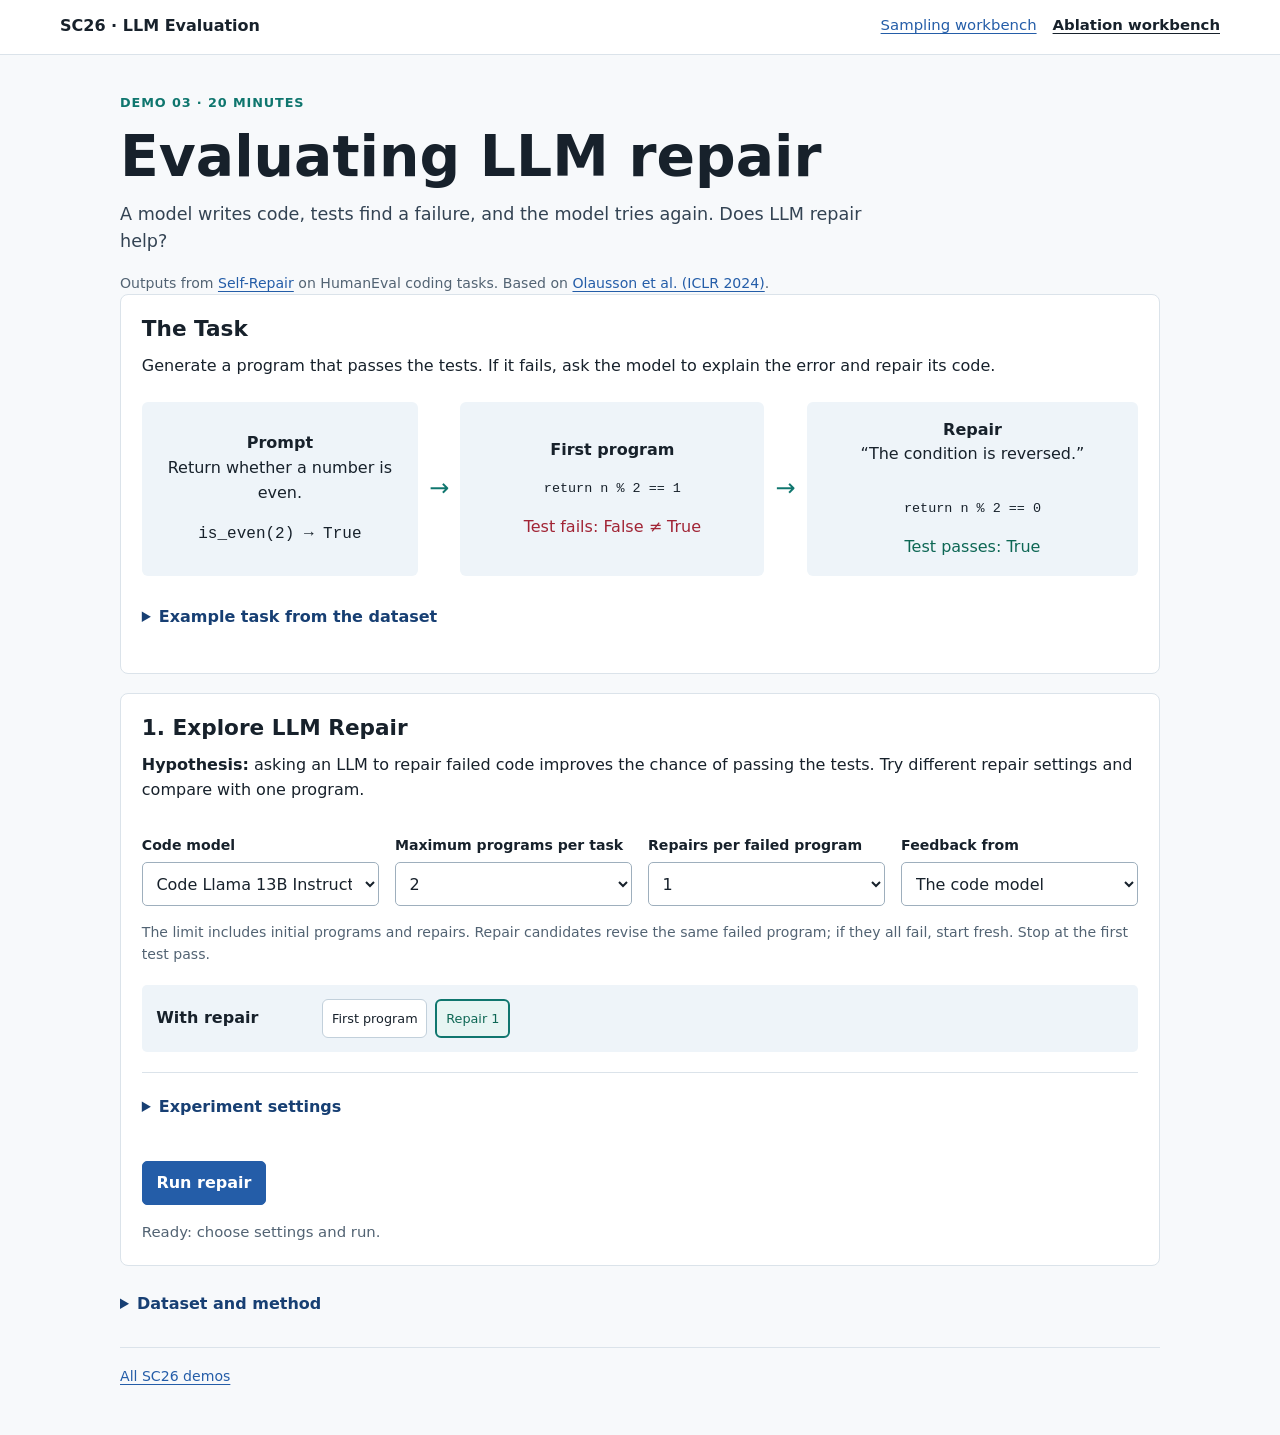
<file: tutorials/sc-2026-llm-eval/demos/ablation-workbench.html>
<!doctype html>
<html lang="en">
<head>
  <meta charset="utf-8" />
  <meta name="viewport" content="width=device-width, initial-scale=1" />
  <meta name="description" content="Compare fresh code samples, self-repair, and feedback models using recorded HumanEval experiments." />
  <title>Ablation Workbench · SC26</title>
  <link rel="stylesheet" href="workbench/workbench.css" />
  <script type="module" src="workbench/ablation-app.mjs"></script>
</head>
<body data-demo="ablation">
  <a class="skip-link" href="#main">Skip to demo</a>
  <header class="topbar"><div class="topbar-inner">
    <a class="brand" href="../index.html#demos">SC26 · LLM Evaluation</a>
    <nav aria-label="Demo navigation"><a href="sampling-workbench.html">Sampling workbench</a><a href="ablation-workbench.html" aria-current="page">Ablation workbench</a></nav>
  </div></header>
  <main id="main" class="page sampling-lesson ablation-lesson">
    <header>
      <p class="eyebrow">Demo 03 · 20 minutes</p>
      <h1>Evaluating LLM repair</h1>
      <p class="lead">A model writes code, tests find a failure, and the model tries again. Does LLM repair help?</p>
      <p class="hint">Outputs from <a href="https://github.com/theoxo/self-repair">Self-Repair</a> on HumanEval coding tasks. Based on <a href="https://arxiv.org/html/2306.09896v5">Olausson et al. (ICLR 2024)</a>.</p>
    </header>

    <section class="panel" aria-labelledby="task-title">
      <h2 id="task-title">The Task</h2>
      <p>Generate a program that passes the tests. If it fails, ask the model to explain the error and repair its code.</p>
      <figure class="repair-example" aria-label="A model repairs a program after a test failure">
        <div class="flow-step"><strong>Prompt</strong><p>Return whether a number is even.</p><code>is_even(2) → True</code></div>
        <span class="flow-arrow" aria-hidden="true">→</span>
        <div class="flow-step"><strong>First program</strong><pre>return n % 2 == 1</pre><span class="failed">Test fails: False ≠ True</span></div>
        <span class="flow-arrow" aria-hidden="true">→</span>
        <div class="flow-step"><strong>Repair</strong><p>“The condition is reversed.”</p><pre>return n % 2 == 0</pre><span class="passed">Test passes: True</span></div>
      </figure>
      <details><summary>Example task from the dataset</summary><pre id="example-task"></pre></details>
    </section>

    <section id="repair-panel" class="panel" data-experiment="repair" aria-labelledby="repair-title">
      <h2 id="repair-title" tabindex="-1">1. Explore LLM Repair</h2>
      <p><strong>Hypothesis:</strong> asking an LLM to repair failed code improves the chance of passing the tests. Try different repair settings and compare with one program.</p>
      <form data-ui="form">
        <fieldset data-ui="settings" disabled>
          <div class="lesson-controls">
            <div><label for="repair-model">Code model</label><select id="repair-model" data-field="model"><option value="codellama">Code Llama 13B Instruct</option><option value="gpt35">GPT-3.5 Turbo</option><option value="gpt4">GPT-4</option></select></div>
            <div><label for="repair-budget">Maximum programs per task</label><select id="repair-budget" data-field="budget"><option>2</option><option>4</option><option>8</option></select></div>
            <div><label for="repair-repairs">Repairs per failed program</label><select id="repair-repairs" data-field="repairs"><option selected>1</option><option>2</option><option>3</option><option>5</option></select></div>
            <div data-ui="feedback-control"><label for="repair-feedback">Feedback from</label><select id="repair-feedback" data-field="feedback"><option value="self">The code model</option><option value="gpt35">GPT-3.5</option><option value="gpt4">GPT-4</option></select><small data-ui="feedback-note" hidden>External feedback uses a separate pool of Code Llama starting programs.</small></div>
          </div>
          <p class="hint">The limit includes initial programs and repairs. Repair candidates revise the same failed program; if they all fail, start fresh. Stop at the first test pass.</p>
          <figure data-ui="diagram" class="comparison-diagram" aria-label="Repair workflow"></figure>
          <details data-ui="experiment-settings" class="experiment-setup">
            <summary>Experiment settings</summary>
            <div class="lesson-controls">
              <div><label for="repair-split">Task set</label><select id="repair-split" data-field="split"><option value="test">Test tasks</option><option value="reserved">Reserved tasks</option></select></div>
              <div><label for="repair-repetitions">Experiment repetitions</label><input id="repair-repetitions" data-field="repetitions" type="number" min="1" max="20" step="1" value="10" required /></div>
              <div><label for="repair-seed">Random seed</label><input id="repair-seed" data-field="seed" type="number" min="0" max="4294967295" step="1" value="2026" required /></div>
            </div>
          </details>
        </fieldset>
        <div class="actions">
          <button data-ui="run" class="button primary" disabled>Run repair</button>
          
        </div>
      </form>
      <p data-ui="status" class="status" role="status" aria-live="polite">Loading recorded programs…</p>
      <div data-ui="results-host"></div>
      <fieldset id="hypothesis-choice" hidden>
        <legend>Do these results support the hypothesis?</legend>
        <div class="actions">
          <button class="button" type="button" data-hypothesis="supported" aria-pressed="false">Supported</button>
          <button class="button" type="button" data-hypothesis="not-supported" aria-pressed="false">Not supported</button>
        </div>
      </fieldset>
    </section>

    <section id="ablate-panel" class="panel" hidden data-experiment="ablate" aria-labelledby="ablate-title">
      <h2 id="ablate-title" tabindex="-1">2. Ablate the Repair</h2>
      <p>What if we spend the attempts on fresh programs instead? Remove repair and explore how far generation alone gets us.</p>
      <form data-ui="form">
        <fieldset data-ui="settings" disabled>
          <div class="lesson-controls">
            <div><label for="ablate-model">Code model</label><select id="ablate-model" data-field="model" disabled><option value="codellama">Code Llama 13B Instruct</option><option value="gpt35">GPT-3.5 Turbo</option><option value="gpt4">GPT-4</option></select></div>
            <div><label for="ablate-budget">Maximum programs per task</label><select id="ablate-budget" data-field="budget" disabled><option>1</option><option selected>2</option><option>4</option><option>8</option></select></div>
          </div>
          <p class="hint">Change section 1 to update the model and program limit.</p>
          <p class="hint">Each attempt starts from the task alone. No failed code, feedback, or repair is used. Stop at the first test pass.</p>
          <figure data-ui="diagram" class="comparison-diagram" aria-label="Fresh generation workflow"></figure>
          <details data-ui="experiment-settings" class="experiment-setup">
            <summary>Experiment settings</summary>
            <div class="lesson-controls">
              <div><label for="ablate-split">Task set</label><select id="ablate-split" data-field="split"><option value="test">Test tasks</option><option value="reserved">Reserved tasks</option></select></div>
              <div><label for="ablate-repetitions">Experiment repetitions</label><input id="ablate-repetitions" data-field="repetitions" type="number" min="1" max="20" step="1" value="10" required /></div>
              <div><label for="ablate-seed">Random seed</label><input id="ablate-seed" data-field="seed" type="number" min="0" max="4294967295" step="1" value="2026" required /></div>
            </div>
          </details>
        </fieldset>
        <div class="actions">
          <button data-ui="run" class="button primary" disabled>Run without repair</button>
        </div>
      </form>
      <p data-ui="status" class="status" role="status" aria-live="polite">Loading recorded programs…</p>
      <div data-ui="results-host"></div>
      
    </section>

    <details id="data-notes">
      <summary>Dataset and method</summary>
      <p>Recorded programs and repairs from the <a href="https://github.com/theoxo/self-repair">Self-Repair dataset</a> (<a href="https://arxiv.org/html/2306.09896v5">Olausson et al., ICLR 2024</a>). This demo uses all 164 HumanEval tasks, with 20 initial programs and up to five repairs per failed program. Runs reuse these outputs and stop at the first recorded test pass; there is no separate hidden-test score. Section 2 compares fresh generation with a repair reference at matching settings.</p>
    </details>
    <footer><a href="../index.html#demos">All SC26 demos</a></footer>
  </main>

  <template id="results-template">
    <div data-ui="results" class="experiment-results" hidden>
      <div class="section-heading"><h3 data-ui="results-title" tabindex="-1">Results</h3><span data-ui="split-label" class="tag"></span></div>
      <p data-ui="stale" class="stale" hidden>Settings changed. Run again to update these results.</p>
      <figure data-ui="bars" class="result-bars" aria-label="Percentage of runs that found a passing program"></figure>
      <p data-ui="finding" class="result-notes"></p>
      <p data-ui="reflection"></p>
      <details data-ui="cost-details"><summary>Cost and recovery</summary>
        <div data-ui="cost-table" class="table-scroll" role="region" aria-label="Cost and recovery" tabindex="0"></div>
        <p class="hint">Mean costs include failures. Input tokens and test execution are not included.</p>
      </details>
      <p data-ui="exclusions" class="notice" hidden></p>
      <details data-ui="task-details"><summary>View individual tasks</summary>
        <div class="lesson-controls">
          <div><label data-label="task">Task</label><select data-ui="task"></select></div>
          <div><label data-label="repetition">Experiment repetition</label><select data-ui="repetition"></select></div>
          <div><label data-label="filter">Show</label><select data-ui="filter"><option value="all">All outcomes</option><option value="different">Different outcomes</option><option value="a-wins">Only the control passes</option><option value="b-wins">Only repair passes</option><option value="both-fail">Both fail</option></select></div>
        </div>
        <p data-ui="case-empty" hidden>No matching outcomes. Choose another filter.</p>
        <div data-ui="case-detail"><details><summary>Task prompt</summary><pre data-ui="task-prompt"></pre></details><div data-ui="traces" class="trace-grid"></div></div>
      </details>
      <button data-ui="export" class="button" type="button">Save result (JSON)</button>
    </div>
  </template>
</body>
</html>
</file>
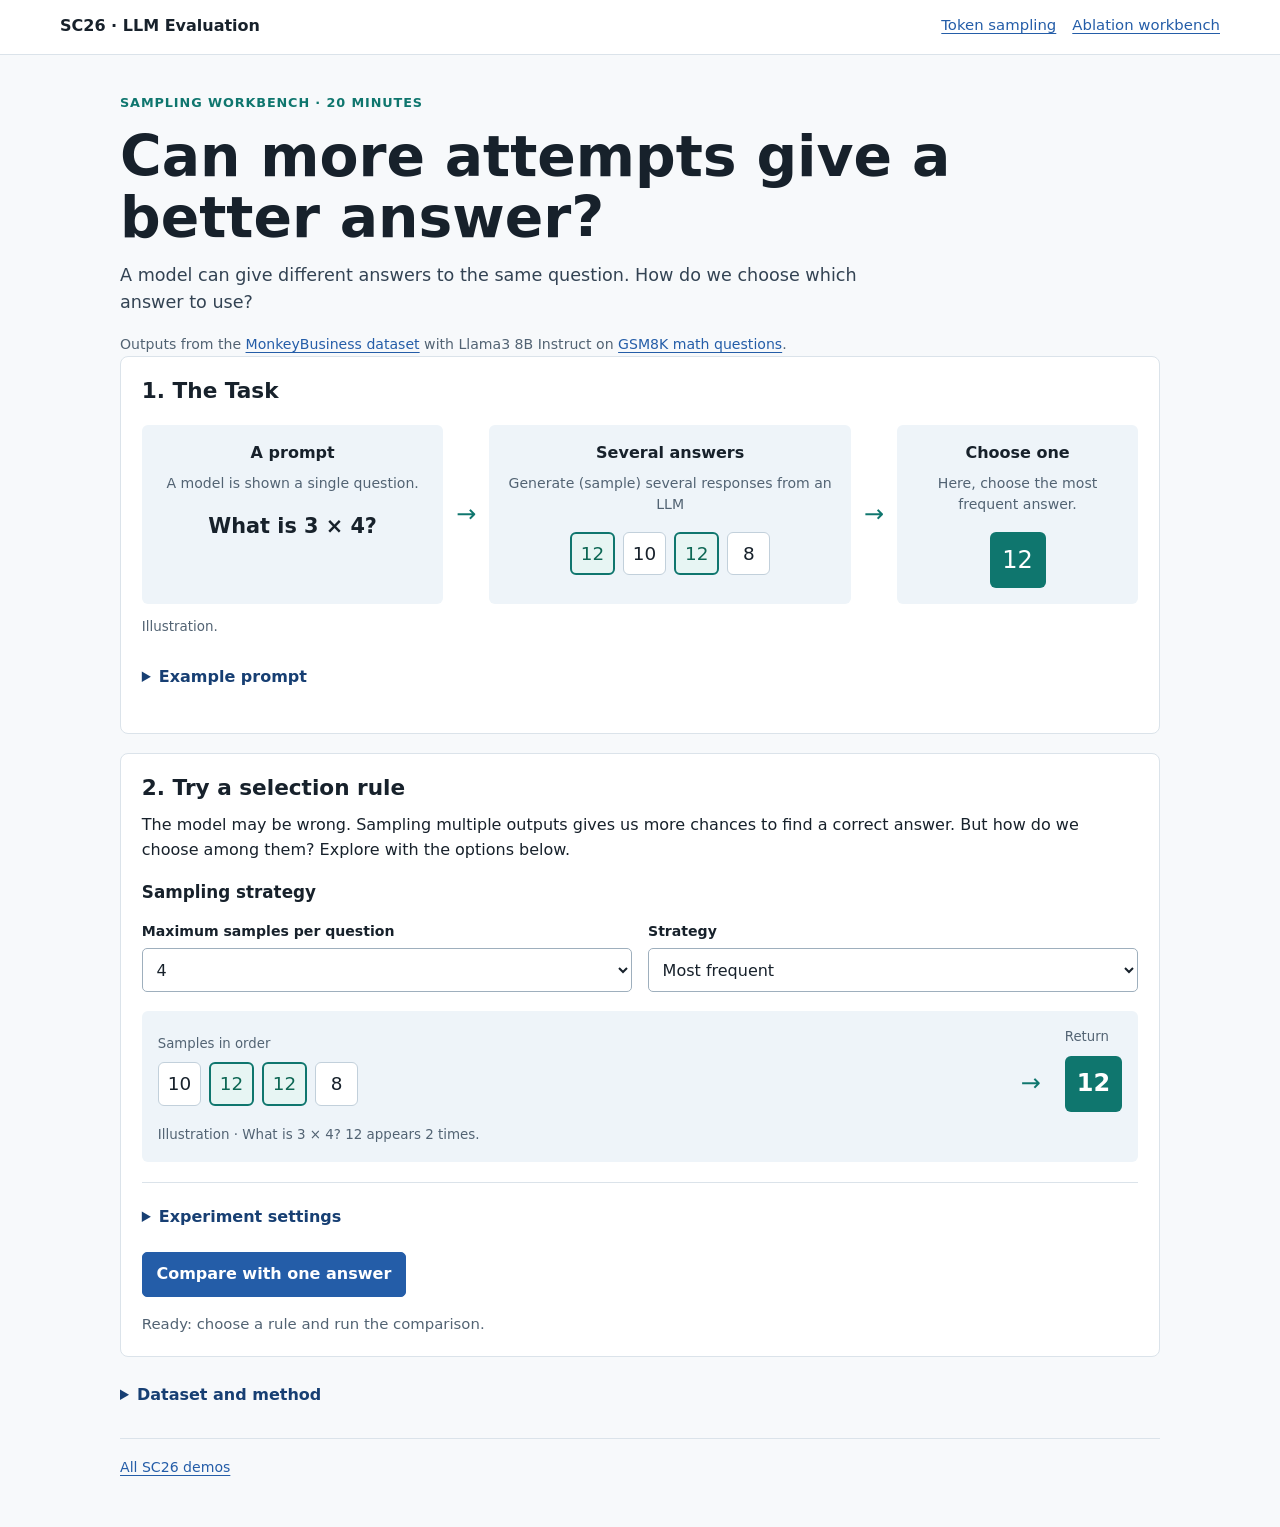
<file: tutorials/sc-2026-llm-eval/demos/sampling-workbench.html>
<!doctype html>
<html lang="en">
<head>
  <meta charset="utf-8" />
  <meta name="viewport" content="width=device-width, initial-scale=1" />
  <title>Can more attempts give a better answer? · SC26</title>
  <link rel="stylesheet" href="workbench/workbench.css?v=4" />
  <script type="module" src="workbench/sampling-app.mjs?v=4"></script>
</head>
<body data-demo="sampling">
  <a class="skip-link" href="#main">Skip to demo</a>
  <header class="topbar"><div class="topbar-inner">
    <a class="brand" href="../index.html#demos">SC26 · LLM Evaluation</a>
    <nav aria-label="Demo navigation"><a href="sampling.html">Token sampling</a><a href="ablation-workbench.html">Ablation workbench</a></nav>
  </div></header>
  <main class="page sampling-lesson" id="main">
    <header>
      <p class="eyebrow">Sampling workbench · 20 minutes</p>
      <h1>Can more attempts give a better answer?</h1>
      <p class="lead">A model can give different answers to the same question. How do we choose which answer to use?</p>
      <p class="hint">Outputs from the <a href="https://huggingface.co/datasets/ScalingIntelligence/monkey_business">MonkeyBusiness dataset</a> with Llama3 8B Instruct on <a href="https://github.com/openai/grade-school-math">GSM8K math questions</a>.</p>
    </header>

    <section class="panel" aria-labelledby="setup-title">
      <h2 id="setup-title">1. The Task</h2>
      <figure class="workflow" aria-labelledby="workflow-caption">
        <div class="flow-step">
          <strong>A prompt</strong>
          <p class="hint">A model is shown a single question.</p>
          <p class="prompt-example">What is 3 × 4?</p>
        </div>
        <span class="flow-arrow" aria-hidden="true">→</span>
        <div class="flow-step">
          <strong>Several answers</strong>
          <p class="hint">Generate (sample) several responses from an LLM</p>
          <div class="sample-chips" aria-label="Sampled answers: 12, 10, 12, 8">
            <span class="sample-chip match">12</span><span class="sample-chip">10</span>
            <span class="sample-chip match">12</span><span class="sample-chip">8</span>
          </div>
        </div>
        <span class="flow-arrow" aria-hidden="true">→</span>
        <div class="flow-step">
          <strong>Choose one</strong>
          <p class="hint">Here, choose the most frequent answer.</p>
          <span class="chosen-answer">12</span>
        </div>
        <figcaption id="workflow-caption">Illustration.</figcaption>
      </figure>
      <details><summary>Example prompt</summary><p id="example-question">Loading…</p></details>
    </section>

    <section class="panel" aria-labelledby="try-title">
      <h2 id="try-title">2. Try a selection rule</h2>
      <p>The model may be wrong. Sampling multiple outputs gives us more chances to find a correct answer. But how do we choose among them? Explore with the options below.</p>
      <form id="sampling-form">
        <fieldset id="settings" disabled>
          <h3>Sampling strategy</h3>
          <div class="lesson-controls">
            <div><label for="budget">Maximum samples per question</label><select id="budget"><option>1</option><option>2</option><option selected>4</option><option>8</option></select></div>
            <div><label for="selection">Strategy</label><select id="selection">
              <option value="random">Random draw (control)</option>
              <option value="vote" selected>Most frequent</option>
              <option value="agreement">Stop when N agree</option>
              <option value="verified">Stop when verified (ideal verifier)</option>
            </select></div>
          </div>
          <div id="agreement-controls" class="lesson-controls" hidden>
            <div><label for="agreement">Matching answers needed (N)</label><input id="agreement" type="number" min="2" max="8" value="2" required /></div>
            <div><label for="fallback">If the limit is reached without agreement</label><select id="fallback"><option value="abstain">Return no answer</option><option value="vote">Return the most frequent answer</option></select></div>
          </div>
          <figure id="strategy-diagram" class="strategy-diagram" aria-label="Strategy illustration"></figure>
          <p id="verifier-note" class="notice" hidden><strong>Verifier required:</strong> Some tasks we can verify, e.g. “generate code that is faster”, but not all tasks allow this. GSM8K does not have a verifier unless you already know the ground truths. We include this strategy for example purposes.</p>
          <details id="experiment-settings" class="experiment-setup">
            <summary>Experiment settings</summary>
            <div class="lesson-controls">
              <div><label for="trials">Experiment repetitions</label><input id="trials" type="number" min="1" max="20" value="10" required /></div>
              <div><label for="seed">Random seed</label><input id="seed" type="number" min="0" max="4294967295" value="2026" required /></div>
              <div><label for="cost-rate">USD per million input or output tokens</label><input id="cost-rate" type="number" min="0" max="1000" step="0.01" value="0.20" required /></div>
            </div>
            <p class="hint">Repetitions change the number of scored outcomes, not the sampling rule. For example, 84 questions × 10 repetitions = 840 outcomes per method.</p>
            <p class="hint">An approximation of API costs for an 8B model.</p>
          </details>
        </fieldset>
        <button class="button primary" id="run" disabled>Compare with one answer</button>
      </form>
      <p id="status" class="status" role="status">Loading recorded responses…</p>
      <noscript>Enable JavaScript to run the comparison.</noscript>
    </section>

    <section class="panel" id="results" hidden aria-labelledby="results-title">
      <div class="section-heading"><h2 id="results-title">3. Results</h2><span id="split-label" class="tag"></span></div>
      <p id="stale" class="stale" hidden>Settings changed. Run the comparison again.</p>
      <div id="metrics" class="metric-grid"></div>
      <p id="diagnostic-result" class="notice" hidden></p>
      <h3>Estimated generation cost</h3>
      <div id="cost-table" class="table-scroll" role="region" aria-label="Estimated generation costs" tabindex="0"></div>
      <h3>View Individual Questions</h3>
      <p class="hint">Look for a correct response that your rule did not choose. Open a response to read the model’s reasoning.</p>
      <div class="lesson-controls">
        <div><label for="task">Question</label><select id="task"></select></div>
        <div><label for="trial">Experiment repetition</label><select id="trial"></select></div>
      </div>
      <p id="question" class="task-prompt"></p>
      <p id="case-summary"></p>
      <div id="answers"></div>
      <button id="export" class="button">Save result (JSON)</button>
    </section>

    <section class="panel" id="finish" hidden aria-labelledby="finish-title">
      <h2 id="finish-title">4. Choose the question set</h2>
      <fieldset id="question-set" class="question-set">
        <legend>Evaluate the same method on:</legend>
        <label><input type="radio" name="split" value="development" checked /> Test questions</label>
        <label><input type="radio" name="split" value="evaluation" /> Reserved questions</label>
      </fieldset>
    </section>

    <details id="data-notes">
      <summary>Dataset and method</summary>
      <p>MonkeyBusiness provides 10,000 responses per question. This demo bundles the first 100 for each of its 127 GSM8K questions for a download of about 7 MB. The 100-response pool is a demo size limit, not a dataset limit. No questions or responses were chosen by correctness. The tutorial uses 84 test questions and 43 reserved questions, all drawn from the upstream test set.</p>
      <p>Each repetition draws without replacement. The baseline and your method share the first response. Voting groups numeric answers extracted after <code>####</code>; invalid answers receive no vote. If none can be extracted, the method returns no answer and receives no success. Final scoring uses the released correctness labels.</p>
      <p>Results describe this recorded subset, not the full benchmark. Repetitions reuse the stored outputs; they are not new model generations or confidence intervals. Measured tokens and elapsed time are unavailable; cost uses a labeled text-length estimate. Reserved questions are bundled locally; keeping them separate is a workshop convention.</p>
      <p>Source: <a href="https://huggingface.co/datasets/ScalingIntelligence/monkey_business">Monkey Business</a>, released with Brown et al., <em>Large Language Monkeys</em> (2024). See <a href="workbench/MONKEY_BUSINESS_PROVENANCE.md">provenance, licenses, and reproduction</a>.</p>
    </details>
    <footer><a href="../index.html#demos">All SC26 demos</a></footer>
  </main>
</body>
</html>
</file>
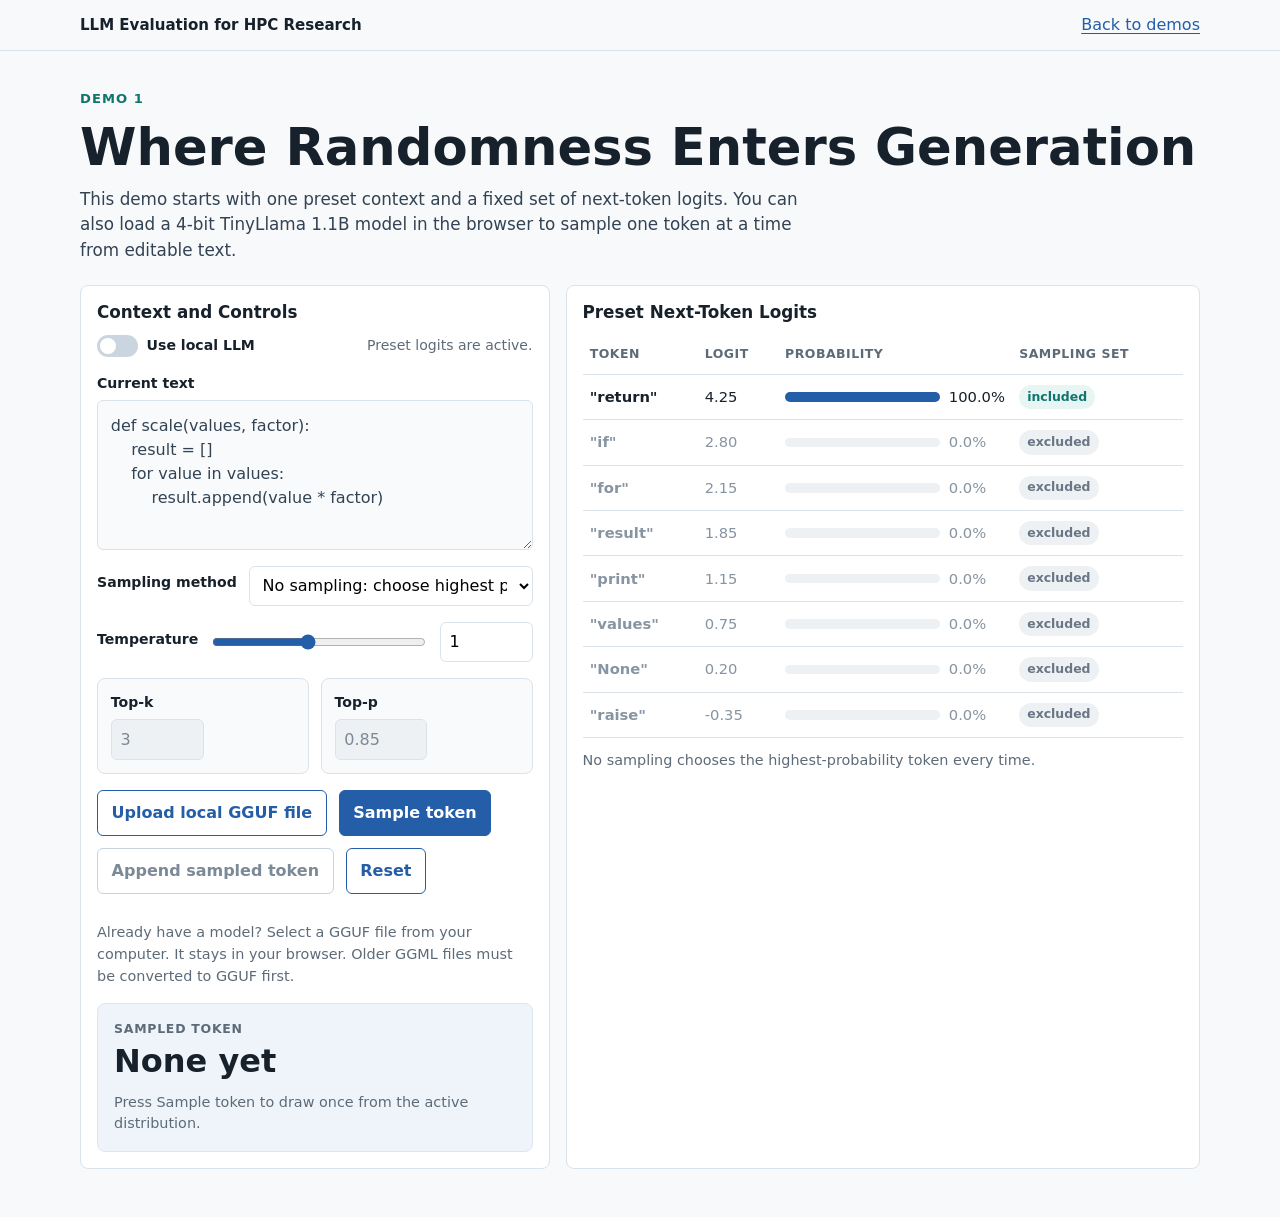
<file: tutorials/sc-2026-llm-eval/demos/sampling.html>
<!doctype html>
<html lang="en">
  <head>
    <meta charset="utf-8" />
    <meta name="viewport" content="width=device-width, initial-scale=1" />
    <title>Sampling Variation Demo</title>
    <style>
      :root {
        color-scheme: light;
        --ink: #17212b;
        --muted: #5d6b78;
        --line: #dbe3ea;
        --paper: #f7f9fb;
        --panel: #ffffff;
        --blue: #245da8;
        --blue-dark: #173f73;
        --teal: #0f766e;
        --soft: #eef4f9;
        --excluded: #eef1f4;
      }

      * {
        box-sizing: border-box;
      }

      body {
        margin: 0;
        background: var(--paper);
        color: var(--ink);
        font-family:
          Inter, ui-sans-serif, system-ui, -apple-system, BlinkMacSystemFont,
          "Segoe UI", sans-serif;
        line-height: 1.5;
      }

      a {
        color: var(--blue);
        text-decoration-thickness: 0.08em;
        text-underline-offset: 0.18em;
      }

      button,
      input,
      select,
      textarea {
        font: inherit;
        max-width: 100%;
      }

      .topbar {
        background: rgba(247, 249, 251, 0.94);
        border-bottom: 1px solid var(--line);
        position: sticky;
        top: 0;
        z-index: 10;
      }

      .topbar-inner {
        align-items: center;
        display: flex;
        gap: 1rem;
        justify-content: space-between;
        margin: 0 auto;
        max-width: 1160px;
        padding: 0.8rem 1.25rem;
      }

      .brand {
        color: var(--ink);
        font-size: 0.94rem;
        font-weight: 750;
        text-decoration: none;
      }

      .page {
        margin: 0 auto;
        max-width: 1160px;
        padding: 2.4rem 1.25rem 3rem;
      }

      .intro {
        margin-bottom: 1.4rem;
      }

      .eyebrow {
        color: var(--teal);
        font-size: 0.82rem;
        font-weight: 850;
        letter-spacing: 0.08em;
        margin: 0 0 0.75rem;
        text-transform: uppercase;
      }

      h1,
      h2,
      h3,
      p {
        margin-top: 0;
      }

      h1 {
        font-size: clamp(2rem, 4vw, 3.6rem);
        letter-spacing: 0;
        line-height: 1.02;
        margin-bottom: 0.9rem;
      }

      .lead {
        color: #334353;
        font-size: 1.05rem;
        max-width: 70ch;
      }

      .demo {
        display: grid;
        gap: 1rem;
        grid-template-columns: minmax(320px, 0.74fr) minmax(320px, 1fr);
      }

      .panel {
        background: var(--panel);
        border: 1px solid var(--line);
        border-radius: 8px;
        min-width: 0;
        padding: 1rem;
      }

      .panel h2 {
        font-size: 1.05rem;
        line-height: 1.2;
        margin-bottom: 0.8rem;
      }

      .control-stack {
        display: grid;
        gap: 1rem;
        min-width: 0;
      }

      label {
        color: var(--ink);
        display: block;
        font-size: 0.88rem;
        font-weight: 780;
        margin-bottom: 0.38rem;
      }

      textarea {
        background: #ffffff;
        border: 1px solid var(--line);
        border-radius: 6px;
        color: var(--ink);
        display: block;
        min-height: 150px;
        min-width: 0;
        padding: 0.8rem;
        resize: vertical;
        width: 100%;
      }

      textarea:disabled {
        background: #f8fafc;
        color: #334353;
      }

      .switch-row,
      .range-row,
      .select-row,
      .button-row {
        align-items: center;
        display: flex;
        gap: 0.75rem;
        min-width: 0;
      }

      .switch-row {
        justify-content: space-between;
      }

      .switch {
        align-items: center;
        cursor: pointer;
        display: inline-flex;
        gap: 0.55rem;
        margin: 0;
      }

      .switch input {
        appearance: none;
        background: #cbd5df;
        border-radius: 999px;
        height: 1.35rem;
        margin: 0;
        position: relative;
        width: 2.55rem;
      }

      .switch input::after {
        background: #ffffff;
        border-radius: 50%;
        content: "";
        height: 1rem;
        left: 0.18rem;
        position: absolute;
        top: 0.17rem;
        transition: transform 160ms ease;
        width: 1rem;
      }

      .switch input:checked {
        background: var(--blue);
      }

      .switch input:checked::after {
        transform: translateX(1.18rem);
      }

      .status {
        color: var(--muted);
        font-size: 0.88rem;
        margin: 0;
        min-width: 0;
      }

      select,
      input[type="number"] {
        background: #ffffff;
        border: 1px solid var(--line);
        border-radius: 6px;
        min-height: 40px;
        padding: 0.45rem 0.55rem;
      }

      select {
        flex: 1;
        min-width: 0;
        width: 100%;
      }

      input[type="range"] {
        accent-color: var(--blue);
        flex: 1;
        min-width: 0;
      }

      input[type="number"] {
        width: 5.8rem;
      }

      input:disabled,
      select:disabled {
        background: #eef1f4;
        color: #7c8996;
      }

      .secondary-controls {
        display: grid;
        gap: 0.75rem;
        grid-template-columns: repeat(2, minmax(0, 1fr));
        min-width: 0;
      }

      .control-box {
        background: #f8fafc;
        border: 1px solid var(--line);
        border-radius: 8px;
        min-width: 0;
        padding: 0.8rem;
      }

      .button-row {
        flex-wrap: wrap;
      }

      .button {
        align-items: center;
        border: 1px solid var(--blue);
        border-radius: 6px;
        cursor: pointer;
        display: inline-flex;
        font-weight: 800;
        justify-content: center;
        min-height: 42px;
        padding: 0.64rem 0.85rem;
      }

      .button.primary {
        background: var(--blue);
        color: #ffffff;
      }

      .button.secondary {
        background: #ffffff;
        color: var(--blue);
      }

      .button:disabled {
        border-color: #c8d3dd;
        color: #7c8996;
        cursor: not-allowed;
      }

      .button.primary:disabled {
        background: #d8e0e8;
      }

      [hidden] {
        display: none !important;
      }

      .sample-box {
        background: var(--soft);
        border: 1px solid #dce7f0;
        border-radius: 8px;
        margin-top: 1rem;
        padding: 1rem;
      }

      .sample-label {
        color: var(--muted);
        display: block;
        font-size: 0.78rem;
        font-weight: 850;
        letter-spacing: 0.06em;
        margin-bottom: 0.35rem;
        text-transform: uppercase;
      }

      .sample-token {
        display: block;
        font-size: 2rem;
        font-weight: 850;
        line-height: 1.05;
        min-height: 2.2rem;
      }

      .explain {
        color: var(--muted);
        font-size: 0.9rem;
        margin: 0.75rem 0 0;
      }

      .table-wrap {
        overflow-x: auto;
      }

      table {
        border-collapse: collapse;
        width: 100%;
      }

      th,
      td {
        border-bottom: 1px solid var(--line);
        padding: 0.62rem 0.45rem;
        text-align: left;
        vertical-align: middle;
        white-space: nowrap;
      }

      th {
        color: var(--muted);
        font-size: 0.78rem;
        letter-spacing: 0.04em;
        text-transform: uppercase;
      }

      td {
        font-size: 0.92rem;
      }

      tr.excluded {
        color: #8794a1;
      }

      .token {
        font-weight: 800;
      }

      .prob-cell {
        min-width: 170px;
      }

      .prob-bar {
        align-items: center;
        display: grid;
        gap: 0.55rem;
        grid-template-columns: minmax(70px, 1fr) 3.5rem;
      }

      .track {
        background: var(--excluded);
        border-radius: 999px;
        height: 0.6rem;
        overflow: hidden;
      }

      .fill {
        background: var(--blue);
        display: block;
        height: 100%;
      }

      tr.excluded .fill {
        background: #b7c2cc;
      }

      .flag {
        border-radius: 999px;
        display: inline-block;
        font-size: 0.78rem;
        font-weight: 800;
        padding: 0.18rem 0.5rem;
      }

      .flag.included {
        background: #e7f5f3;
        color: #0f766e;
      }

      .flag.excluded {
        background: #eef1f4;
        color: #697685;
      }

      .empty-row {
        color: var(--muted);
        white-space: normal;
      }

      @media (max-width: 900px) {
        .demo,
        .secondary-controls {
          grid-template-columns: 1fr;
        }
      }

      @media (max-width: 560px) {
        .topbar-inner,
        .switch-row,
        .range-row,
        .select-row {
          align-items: flex-start;
          flex-direction: column;
        }

        .page {
          padding-left: 1rem;
          padding-right: 1rem;
        }

        select,
        input[type="range"] {
          width: 100%;
        }
      }
    </style>
  </head>
  <body>
    <header class="topbar">
      <div class="topbar-inner">
        <a class="brand" href="../index.html">LLM Evaluation for HPC Research</a>
        <a href="../index.html#demos">Back to demos</a>
      </div>
    </header>

    <main class="page">
      <section class="intro" aria-labelledby="title">
        <div>
          <p class="eyebrow">Demo 1</p>
          <h1 id="title">Where Randomness Enters Generation</h1>
          <p class="lead">
            This demo starts with one preset context and a fixed set of
            next-token logits. You can also load a 4-bit TinyLlama 1.1B model
            in the browser to sample one token at a time from editable text.
          </p>
        </div>
      </section>

      <section class="demo" aria-label="Sampling controls and logits">
        <div class="panel">
          <h2>Context and Controls</h2>
          <div class="control-stack">
            <div class="switch-row">
              <label class="switch">
                <input id="localMode" type="checkbox" />
                Use local LLM
              </label>
              <p class="status" id="modeStatus">Preset logits are active.</p>
            </div>

            <div>
              <label for="contextText">Current text</label>
              <textarea id="contextText" disabled></textarea>
            </div>

            <div class="select-row">
              <label for="samplingMethod">Sampling method</label>
              <select id="samplingMethod">
                <option value="greedy">No sampling: choose highest probability</option>
                <option value="random">Random: sample from all tokens</option>
                <option value="topk">Top-k: sample from the k most likely tokens</option>
                <option value="topp">Top-p: sample from the smallest high-probability set</option>
              </select>
            </div>

            <div class="range-row">
              <label for="temperature">Temperature</label>
              <input id="temperature" type="range" min="0.2" max="2" step="0.05" value="1" />
              <input id="temperatureValue" type="number" min="0.2" max="2" step="0.05" value="1" />
            </div>

            <div class="secondary-controls">
              <div class="control-box">
                <label for="topK">Top-k</label>
                <input id="topK" type="number" min="1" max="10" step="1" value="3" />
              </div>
              <div class="control-box">
                <label for="topP">Top-p</label>
                <input id="topP" type="number" min="0.05" max="1" step="0.05" value="0.85" />
              </div>
            </div>

            <div class="button-row">
              <button id="loadModelButton" class="button secondary" type="button" hidden>
                Download TinyLlama
              </button>
              <button id="loadLocalFileButton" class="button secondary" type="button" aria-describedby="localFileHelp">
                Upload local GGUF file
              </button>
              <input id="localModelFile" type="file" accept=".gguf" hidden />
              <button id="sampleButton" class="button primary" type="button">Sample token</button>
              <button id="appendButton" class="button secondary" type="button" disabled>
                Append sampled token
              </button>
              <button id="resetButton" class="button secondary" type="button">Reset</button>
            </div>
            <p class="explain" id="localFileHelp">
              Already have a model? Select a GGUF file from your computer. It stays in your browser.
              Older GGML files must be converted to GGUF first.
            </p>
          </div>

          <div class="sample-box" aria-live="polite">
            <span class="sample-label">Sampled token</span>
            <span class="sample-token" id="sampledToken">None yet</span>
            <p class="explain" id="sampleExplanation">
              Press Sample token to draw once from the active distribution.
            </p>
          </div>
        </div>

        <div class="panel">
          <h2 id="distributionTitle">Preset Next-Token Logits</h2>
          <div class="table-wrap">
            <table>
              <thead>
                <tr>
                  <th>Token</th>
                  <th id="scoreHeader">Logit</th>
                  <th>Probability</th>
                  <th id="setHeader">Sampling set</th>
                </tr>
              </thead>
              <tbody id="logitRows"></tbody>
            </table>
          </div>
          <p class="explain" id="distributionSummary"></p>
        </div>
      </section>
    </main>

    <script>
      const WLLAMA_VERSION = "3.5.1";
      const WLLAMA_BASE_URL = `https://cdn.jsdelivr.net/npm/@wllama/wllama@${WLLAMA_VERSION}`;
      const WLLAMA_MODULE_URL = `${WLLAMA_BASE_URL}/esm/index.js`;
      const WLLAMA_PATH_CONFIG = {
        default: `${WLLAMA_BASE_URL}/esm/wasm/wllama.wasm`,
      };
      const LOCAL_MODEL = {
        name: "TinyLlama 1.1B",
        repo: "TheBloke/TinyLlama-1.1B-Chat-v1.0-GGUF",
        file: "tinyllama-1.1b-chat-v1.0.Q4_0.gguf",
      };
      const LOCAL_MODEL_URL = `https://huggingface.co/${LOCAL_MODEL.repo}/resolve/main/${LOCAL_MODEL.file}`;

      const presetContext =
        "def scale(values, factor):\n    result = []\n    for value in values:\n        result.append(value * factor)\n    ";

      const presetLogits = [
        { token: "return", logit: 4.25 },
        { token: "if", logit: 2.8 },
        { token: "for", logit: 2.15 },
        { token: "result", logit: 1.85 },
        { token: "print", logit: 1.15 },
        { token: "values", logit: 0.75 },
        { token: "None", logit: 0.2 },
        { token: "raise", logit: -0.35 },
      ];

      const state = {
        sampled: null,
        wllama: null,
        localRows: [],
        localStatus: "idle",
        localModelName: LOCAL_MODEL.name,
        isSampling: false,
      };

      const els = {
        localMode: document.querySelector("#localMode"),
        modeStatus: document.querySelector("#modeStatus"),
        contextText: document.querySelector("#contextText"),
        samplingMethod: document.querySelector("#samplingMethod"),
        temperature: document.querySelector("#temperature"),
        temperatureValue: document.querySelector("#temperatureValue"),
        topK: document.querySelector("#topK"),
        topP: document.querySelector("#topP"),
        loadModelButton: document.querySelector("#loadModelButton"),
        loadLocalFileButton: document.querySelector("#loadLocalFileButton"),
        localModelFile: document.querySelector("#localModelFile"),
        localFileHelp: document.querySelector("#localFileHelp"),
        sampleButton: document.querySelector("#sampleButton"),
        appendButton: document.querySelector("#appendButton"),
        resetButton: document.querySelector("#resetButton"),
        sampledToken: document.querySelector("#sampledToken"),
        sampleExplanation: document.querySelector("#sampleExplanation"),
        distributionTitle: document.querySelector("#distributionTitle"),
        scoreHeader: document.querySelector("#scoreHeader"),
        setHeader: document.querySelector("#setHeader"),
        logitRows: document.querySelector("#logitRows"),
        distributionSummary: document.querySelector("#distributionSummary"),
      };

      function clamp(value, min, max) {
        return Math.min(max, Math.max(min, Number(value)));
      }

      function isLocalMode() {
        return els.localMode.checked;
      }

      function isLocalReady() {
        return Boolean(state.wllama?.isModelLoaded?.());
      }

      function escapeHtml(value) {
        return String(value)
          .replace(/&/g, "&amp;")
          .replace(/</g, "&lt;")
          .replace(/>/g, "&gt;")
          .replace(/"/g, "&quot;")
          .replace(/'/g, "&#39;");
      }

      function displayToken(token) {
        if (token === undefined || token === null || token === "") {
          return "(empty token)";
        }
        return JSON.stringify(String(token));
      }

      function setStatus(message, status = state.localStatus) {
        state.localStatus = status;
        els.modeStatus.textContent = message;
      }

      function localLoadPrompt() {
        return `Download ${LOCAL_MODEL.name} or load a GGUF file, then sample one token from the editable text.`;
      }

      function createDisabledCacheManager() {
        return {
          clear: async () => {},
          delete: async () => {},
          deleteMany: async () => {},
          download: async () => {
            throw new Error("Model caching is disabled for this demo.");
          },
          getMetadata: async () => null,
          getNameFromURL: async (url) => url,
          getSize: async () => -1,
          list: async () => [],
          open: async () => null,
          write: async () => {},
          writeMetadata: async () => {},
        };
      }

      function createDisabledModelManager() {
        return {
          clear: async () => {},
          downloadModel: async () => {
            throw new Error("Model caching is disabled for this demo.");
          },
          getModelOrDownload: async () => {
            throw new Error("Model caching is disabled for this demo.");
          },
          getModels: async () => [],
          loadModel: async () => {
            throw new Error("Model caching is disabled for this demo.");
          },
        };
      }

      async function fetchModelBlob() {
        const response = await fetch(LOCAL_MODEL_URL);
        if (!response.ok || !response.body) {
          throw new Error(`Failed to fetch model: HTTP ${response.status}`);
        }

        const total = Number(response.headers.get("content-length")) || 0;
        const reader = response.body.getReader();
        const chunks = [];
        let loaded = 0;

        while (true) {
          const { done, value } = await reader.read();
          if (done) {
            break;
          }
          chunks.push(value);
          loaded += value.byteLength;
          const percent = total ? Math.round((loaded / total) * 100) : null;
          setStatus(
            percent === null
              ? `Downloading ${LOCAL_MODEL.file}: ${(loaded / 1024 / 1024).toFixed(1)} MB.`
              : `Downloading ${LOCAL_MODEL.file}: ${percent}%.`,
            "loading",
          );
        }

        return new Blob(chunks, { type: "application/octet-stream" });
      }

      function softmax(items, temperature) {
        const scaled = items.map((item) => item.logit / temperature);
        const max = Math.max(...scaled);
        const weights = scaled.map((value) => Math.exp(value - max));
        const total = weights.reduce((sum, value) => sum + value, 0);
        return items.map((item, index) => ({
          ...item,
          baseProbability: weights[index] / total,
        }));
      }

      function activeDistribution() {
        const temperature = clamp(els.temperature.value, 0.2, 2);
        const method = els.samplingMethod.value;
        const withProbabilities = softmax(presetLogits, temperature).sort(
          (a, b) => b.baseProbability - a.baseProbability,
        );

        let includedTokens = new Set(withProbabilities.map((item) => item.token));

        if (method === "greedy") {
          includedTokens = new Set([withProbabilities[0].token]);
        }

        if (method === "topk") {
          const k = clamp(els.topK.value, 1, presetLogits.length);
          includedTokens = new Set(withProbabilities.slice(0, k).map((item) => item.token));
        }

        if (method === "topp") {
          const p = clamp(els.topP.value, 0.05, 1);
          let cumulative = 0;
          const tokens = [];
          for (const item of withProbabilities) {
            tokens.push(item.token);
            cumulative += item.baseProbability;
            if (cumulative >= p) {
              break;
            }
          }
          includedTokens = new Set(tokens);
        }

        const activeTotal = withProbabilities.reduce((sum, item) => {
          return includedTokens.has(item.token) ? sum + item.baseProbability : sum;
        }, 0);

        return withProbabilities.map((item) => {
          const included = includedTokens.has(item.token);
          return {
            ...item,
            included,
            sampleProbability: included ? item.baseProbability / activeTotal : 0,
          };
        });
      }

      function formatPercent(value) {
        return `${(value * 100).toFixed(value < 0.01 && value > 0 ? 2 : 1)}%`;
      }

      function renderDistribution() {
        if (isLocalMode()) {
          renderLocalDistribution();
        } else {
          renderPresetDistribution();
        }
        updateControls();
      }

      function renderPresetDistribution() {
        const distribution = activeDistribution();
        const method = els.samplingMethod.value;
        const activeCount = distribution.filter((item) => item.included).length;

        els.distributionTitle.textContent = "Preset Next-Token Logits";
        els.scoreHeader.textContent = "Logit";
        els.setHeader.textContent = "Sampling set";

        els.logitRows.innerHTML = distribution
          .map((item) => {
            const width = Math.max(item.sampleProbability * 100, item.included ? 1 : 0);
            const rowClass = item.included ? "" : " class=\"excluded\"";
            const flag = item.included
              ? "<span class=\"flag included\">included</span>"
              : "<span class=\"flag excluded\">excluded</span>";
            return `
              <tr${rowClass}>
                <td class="token">${escapeHtml(displayToken(item.token))}</td>
                <td>${item.logit.toFixed(2)}</td>
                <td class="prob-cell">
                  <div class="prob-bar">
                    <span class="track"><span class="fill" style="width: ${width}%"></span></span>
                    <span>${formatPercent(item.sampleProbability)}</span>
                  </div>
                </td>
                <td>${flag}</td>
              </tr>
            `;
          })
          .join("");

        els.distributionSummary.textContent =
          method === "greedy"
            ? "No sampling chooses the highest-probability token every time."
            : `${activeCount} token${activeCount === 1 ? "" : "s"} are available to the sampler after filtering.`;
      }

      function renderLocalDistribution() {
        els.distributionTitle.textContent = "Top Token Log Probabilities";
        els.scoreHeader.textContent = "Log probability";
        els.setHeader.textContent = "Sampling set";

        if (state.localRows.length === 0) {
          const message = isLocalReady()
            ? "Sample a token to show the top log probabilities reported by wllama."
            : `Download ${LOCAL_MODEL.name} or load a GGUF file before sampling from browser-generated probabilities.`;
          els.logitRows.innerHTML = `<tr><td class="empty-row" colspan="4">${escapeHtml(message)}</td></tr>`;
          els.distributionSummary.textContent =
            "Local mode uses top log probabilities from the completion API rather than raw full-vocabulary logits.";
          return;
        }

        const distribution = activeLocalDistribution();
        const activeCount = distribution.filter((item) => item.included).length;

        els.logitRows.innerHTML = distribution
          .map((item) => {
            const width = Math.max(item.sampleProbability * 100, item.included ? 1 : 0);
            const rowClass = item.included ? "" : " class=\"excluded\"";
            const flag = item.included
              ? "<span class=\"flag included\">included</span>"
              : "<span class=\"flag excluded\">excluded</span>";
            return `
              <tr${rowClass}>
                <td class="token">${escapeHtml(displayToken(item.token))}</td>
                <td>${Number.isFinite(item.logprob) ? item.logprob.toFixed(3) : "n/a"}</td>
                <td class="prob-cell">
                  <div class="prob-bar">
                    <span class="track"><span class="fill" style="width: ${width}%"></span></span>
                    <span>${formatPercent(item.sampleProbability)}</span>
                  </div>
                </td>
                <td>${flag}</td>
              </tr>
            `;
          })
          .join("");

        els.distributionSummary.textContent =
          els.samplingMethod.value === "greedy"
            ? "No sampling chooses the highest-probability reported token every time."
            : `${activeCount} reported token${activeCount === 1 ? "" : "s"} are available after applying the selected sampling rule.`;
      }

      function activeLocalDistribution() {
        const method = els.samplingMethod.value;
        const sorted = [...state.localRows].sort((a, b) => b.probability - a.probability);
        const visibleTotal = sorted.reduce((sum, item) => sum + item.probability, 0) || 1;
        const withBaseProbabilities = sorted.map((item) => ({
          ...item,
          baseProbability: item.probability / visibleTotal,
        }));

        let includedTokens = new Set(withBaseProbabilities.map((item) => item.token));

        if (method === "greedy") {
          includedTokens = new Set([withBaseProbabilities[0]?.token]);
        }

        if (method === "topk") {
          const k = clamp(els.topK.value, 1, withBaseProbabilities.length);
          includedTokens = new Set(withBaseProbabilities.slice(0, k).map((item) => item.token));
        }

        if (method === "topp") {
          const p = clamp(els.topP.value, 0.05, 1);
          let cumulative = 0;
          const tokens = [];
          for (const item of withBaseProbabilities) {
            tokens.push(item.token);
            cumulative += item.baseProbability;
            if (cumulative >= p) {
              break;
            }
          }
          includedTokens = new Set(tokens);
        }

        const activeTotal =
          withBaseProbabilities.reduce((sum, item) => {
            return includedTokens.has(item.token) ? sum + item.baseProbability : sum;
          }, 0) || 1;

        return withBaseProbabilities.map((item) => {
          const included = includedTokens.has(item.token);
          return {
            ...item,
            included,
            sampleProbability: included ? item.baseProbability / activeTotal : 0,
          };
        });
      }

      async function sampleToken() {
        if (isLocalMode()) {
          await sampleLocalToken();
        } else {
          samplePresetToken();
        }
      }

      function samplePresetToken() {
        const distribution = activeDistribution();
        let selected = distribution.find((item) => item.included);

        if (els.samplingMethod.value !== "greedy") {
          const draw = Math.random();
          let cumulative = 0;
          for (const item of distribution) {
            cumulative += item.sampleProbability;
            if (draw <= cumulative) {
              selected = item;
              break;
            }
          }
        }

        state.sampled = selected;
        els.sampledToken.textContent = displayToken(selected.token);
        els.sampleExplanation.textContent = `${displayToken(selected.token)} was selected with ${formatPercent(
          selected.sampleProbability,
        )} probability under the current settings.`;
        updateControls();
      }

      function buildLocalCompletionOptions() {
        const method = els.samplingMethod.value;
        const temperature = clamp(els.temperature.value, 0.2, 2);
        const options = {
          prompt: els.contextText.value,
          max_tokens: 1,
          logprobs: 10,
          n_probs: 10,
          echo: false,
        };

        if (method === "greedy") {
          options.temperature = 0;
          options.top_k = 1;
          return options;
        }

        options.temp = temperature;

        if (method === "random") {
          options.top_k = 0;
          options.top_p = 1;
        }

        if (method === "topk") {
          options.top_k = clamp(els.topK.value, 1, 100);
          options.top_p = 1;
        }

        if (method === "topp") {
          options.top_k = 0;
          options.top_p = clamp(els.topP.value, 0.05, 1);
        }

        return options;
      }

      function rowsFromLocalResponse(response) {
        const choice = response?.choices?.[0] ?? {};
        const contentLogprob = choice.logprobs?.content?.[0] ?? null;
        const probabilityBlock =
          response?.completion_probabilities?.[0] ??
          choice?.completion_probabilities?.[0] ??
          response?.probabilities?.[0] ??
          choice?.probabilities?.[0] ??
          null;
        const llamaCppProbs = Array.isArray(probabilityBlock?.probs)
          ? probabilityBlock.probs
          : [];
        const rawToken =
          choice.text ??
          choice.logprobs?.tokens?.[0] ??
          contentLogprob?.token ??
          probabilityBlock?.content ??
          response?.content ??
          "";
        const selectedLogprob =
          choice.logprobs?.token_logprobs?.[0] ?? contentLogprob?.logprob;
        const rawTopLogprobs = choice.logprobs?.top_logprobs?.[0] ?? {};
        const contentTopLogprobs = Array.isArray(contentLogprob?.top_logprobs)
          ? contentLogprob.top_logprobs
          : [];
        const entries = contentTopLogprobs.map((item) => {
          const logprob = Number(item.logprob);
          return {
            token: item.token,
            logprob,
            probability: Number.isFinite(logprob)
              ? Math.min(1, Math.max(0, Math.exp(logprob)))
              : 0,
          };
        });

        for (const [token, logprob] of Object.entries(rawTopLogprobs)) {
          if (!entries.some((entry) => entry.token === token)) {
            const numericLogprob = Number(logprob);
            entries.push({
              token,
              logprob: numericLogprob,
              probability: Number.isFinite(numericLogprob)
                ? Math.min(1, Math.max(0, Math.exp(numericLogprob)))
                : 0,
            });
          }
        }

        for (const item of llamaCppProbs) {
          const token = item.tok_str ?? item.token ?? item.content ?? item.text;
          const probability = Number(item.prob ?? item.p);
          const itemLogprob = Number(item.logprob);
          const logprob = Number.isFinite(itemLogprob)
            ? itemLogprob
            : Number.isFinite(probability) && probability > 0
              ? Math.log(probability)
              : NaN;
          if (token !== undefined && !entries.some((entry) => entry.token === token)) {
            entries.push({
              token,
              logprob,
              probability: Number.isFinite(probability)
                ? Math.min(1, Math.max(0, probability))
                : Number.isFinite(logprob)
                  ? Math.min(1, Math.max(0, Math.exp(logprob)))
                  : 0,
            });
          }
        }

        if (rawToken && !entries.some((item) => item.token === rawToken)) {
          entries.push({
            token: rawToken,
            logprob: Number(selectedLogprob),
            probability: Number.isFinite(selectedLogprob)
              ? Math.min(1, Math.max(0, Math.exp(Number(selectedLogprob))))
              : 0,
          });
        }

        entries.sort((a, b) => {
          const left = Number.isFinite(a.logprob) ? a.logprob : -Infinity;
          const right = Number.isFinite(b.logprob) ? b.logprob : -Infinity;
          return right - left;
        });

        return {
          rawToken,
          selectedLogprob: Number.isFinite(selectedLogprob)
            ? Number(selectedLogprob)
            : entries.find((item) => item.token === rawToken)?.logprob,
          rows: entries.slice(0, 10),
        };
      }

      async function sampleLocalToken() {
        if (!isLocalReady() || state.isSampling) {
          return;
        }

        state.isSampling = true;
        state.sampled = null;
        state.localRows = [];
        els.sampledToken.textContent = "Sampling...";
        els.sampleExplanation.textContent = `Requesting one token from ${state.localModelName}.`;
        setStatus(`Sampling one token with ${state.localModelName}.`, "sampling");
        updateControls();
        renderLocalDistribution();

        try {
          const completionOptions = buildLocalCompletionOptions();
          const response = await state.wllama.createCompletion(completionOptions);
          const result = rowsFromLocalResponse(response);
          state.localRows = result.rows;
          state.sampled = {
            token: result.rawToken,
            rawToken: result.rawToken,
            sampleProbability: Number.isFinite(result.selectedLogprob)
              ? Math.min(1, Math.max(0, Math.exp(result.selectedLogprob)))
              : 0,
          };
          els.sampledToken.textContent = displayToken(result.rawToken);
          els.sampleExplanation.textContent = Number.isFinite(result.selectedLogprob)
            ? `${displayToken(result.rawToken)} was sampled by ${state.localModelName}. Its reported probability is ${formatPercent(
                Math.exp(result.selectedLogprob),
              )}.`
            : `${displayToken(result.rawToken)} was sampled by ${state.localModelName}.`;
          setStatus(`${state.localModelName} is ready.`, "ready");
        } catch (error) {
          state.localRows = [];
          state.sampled = null;
          els.sampledToken.textContent = "None yet";
          els.sampleExplanation.textContent = "Sampling failed. Preset mode is still available.";
          setStatus(`Local sampling error: ${error.message || error}`, "error");
        } finally {
          state.isSampling = false;
          renderDistribution();
        }
      }

      function syncTemperature(source) {
        const value = clamp(source.value, 0.2, 2);
        els.temperature.value = value;
        els.temperatureValue.value = value;
        renderDistribution();
      }

      function updateMode() {
        const localMode = els.localMode.checked;
        state.sampled = null;
        state.localRows = [];
        els.sampledToken.textContent = "None yet";
        els.sampleExplanation.textContent = localMode
          ? localLoadPrompt()
          : "Press Sample token to draw once from the active distribution.";
        if (localMode) {
          setStatus(
            isLocalReady()
              ? `${state.localModelName} is ready.`
              : `Local mode is idle. Download ${LOCAL_MODEL.name} or load a GGUF file.`,
            isLocalReady() ? "ready" : "idle",
          );
        } else {
          setStatus("Preset logits are active.", "idle");
        }
        renderDistribution();
      }

      function updateControls() {
        const method = els.samplingMethod.value;
        const localMode = isLocalMode();
        const localReady = isLocalReady();
        const busy = state.localStatus === "loading" || state.isSampling;

        els.contextText.disabled = !localMode || busy;
        els.loadModelButton.hidden = !localMode || localReady;
        els.loadModelButton.disabled = busy;
        els.loadLocalFileButton.hidden = localReady;
        els.localFileHelp.hidden = localReady;
        els.loadLocalFileButton.disabled = busy;
        els.localModelFile.disabled = busy || localReady;
        els.sampleButton.disabled = localMode ? !localReady || busy : false;
        els.appendButton.disabled = !localMode || busy || !state.sampled;
        els.resetButton.disabled = busy;
        els.localMode.disabled = busy;
        els.samplingMethod.disabled = busy;
        els.temperature.disabled = busy;
        els.temperatureValue.disabled = busy;
        els.topK.disabled = busy || method !== "topk";
        els.topP.disabled = busy || method !== "topp";
      }

      async function ensureWllama() {
        if (state.wllama) {
          return;
        }

        setStatus("Loading wllama module.", "loading");
        updateControls();
        const { Wllama, LoggerWithoutDebug } = await import(WLLAMA_MODULE_URL);

        state.wllama = new Wllama(WLLAMA_PATH_CONFIG, {
          cacheManager: createDisabledCacheManager(),
          logger: LoggerWithoutDebug,
          modelManager: createDisabledModelManager(),
          suppressNativeLog: true,
        });
      }

      async function loadModelBlob(modelBlob, modelName) {
        await ensureWllama();
        state.localModelName = modelName;
        setStatus(`Loading ${modelName} into wllama.`, "loading");
        await state.wllama.loadModel([modelBlob], {
          n_gpu_layers: 0,
          n_threads: 1,
        });
        setStatus(`${modelName} is ready.`, "ready");
      }

      async function loadDownloadedModel() {
        if (isLocalReady() || state.localStatus === "loading") {
          return;
        }

        try {
          state.localModelName = LOCAL_MODEL.name;
          setStatus(`Preparing to download ${LOCAL_MODEL.name}.`, "loading");
          updateControls();
          await ensureWllama();
          setStatus(`Downloading ${LOCAL_MODEL.file}: 0%.`, "loading");
          const modelBlob = await fetchModelBlob();
          await loadModelBlob(modelBlob, LOCAL_MODEL.name);
        } catch (error) {
          state.wllama = null;
          setStatus(`Local model error: ${error.message || error}`, "error");
          els.sampleExplanation.textContent =
            `${state.localModelName} could not be loaded. Switch off local mode to keep using preset logits.`;
        } finally {
          renderDistribution();
        }
      }

      async function loadSelectedModelFile(file) {
        if (!file || isLocalReady() || state.localStatus === "loading") {
          return;
        }

        const modelName = file.name || "Selected GGUF model";
        try {
          els.localMode.checked = true;
          updateMode();
          state.localModelName = modelName;
          setStatus(`Loading ${modelName}.`, "loading");
          updateControls();
          const header = await file.slice(0, 4).text();
          if (header !== "GGUF") {
            throw new Error("Choose a GGUF model. Older GGML files must be converted to GGUF first.");
          }
          await loadModelBlob(file, modelName);
          els.sampleExplanation.textContent = "Edit the current text, then press Sample token.";
        } catch (error) {
          state.wllama = null;
          setStatus(`Local model error: ${error.message || error}`, "error");
          els.sampleExplanation.textContent =
            `${modelName} could not be loaded. Switch off local mode to keep using preset logits.`;
        } finally {
          els.localModelFile.value = "";
          renderDistribution();
        }
      }

      function appendSampledToken() {
        if (!isLocalMode() || !state.sampled?.rawToken) {
          return;
        }

        els.contextText.value += state.sampled.rawToken;
        state.sampled = null;
        state.localRows = [];
        els.sampledToken.textContent = "None yet";
        els.sampleExplanation.textContent =
          "The sampled token was appended. Sample again to get the next token.";
        renderDistribution();
      }

      function resetDemo() {
        state.sampled = null;
        state.localRows = [];
        els.contextText.value = presetContext;
        els.sampledToken.textContent = "None yet";
        els.sampleExplanation.textContent =
          isLocalMode()
            ? localLoadPrompt()
            : "Press Sample token to draw once from the active distribution.";
        if (isLocalMode()) {
          setStatus(
            isLocalReady()
              ? `${state.localModelName} is ready.`
              : `Local mode is idle. Download ${LOCAL_MODEL.name} or load a GGUF file.`,
            isLocalReady() ? "ready" : "idle",
          );
        } else {
          setStatus("Preset logits are active.", "idle");
        }
        renderDistribution();
      }

      els.localMode.addEventListener("change", updateMode);
      els.samplingMethod.addEventListener("change", renderDistribution);
      els.temperature.addEventListener("input", () => syncTemperature(els.temperature));
      els.temperatureValue.addEventListener("input", () => syncTemperature(els.temperatureValue));
      els.topK.addEventListener("input", renderDistribution);
      els.topP.addEventListener("input", renderDistribution);
      els.sampleButton.addEventListener("click", sampleToken);
      els.loadModelButton.addEventListener("click", loadDownloadedModel);
      els.loadLocalFileButton.addEventListener("click", () => {
        els.localModelFile.click();
      });
      els.localModelFile.addEventListener("change", () => {
        loadSelectedModelFile(els.localModelFile.files?.[0]);
      });
      els.appendButton.addEventListener("click", appendSampledToken);
      els.resetButton.addEventListener("click", resetDemo);

      resetDemo();
    </script>
  </body>
</html>
</file>
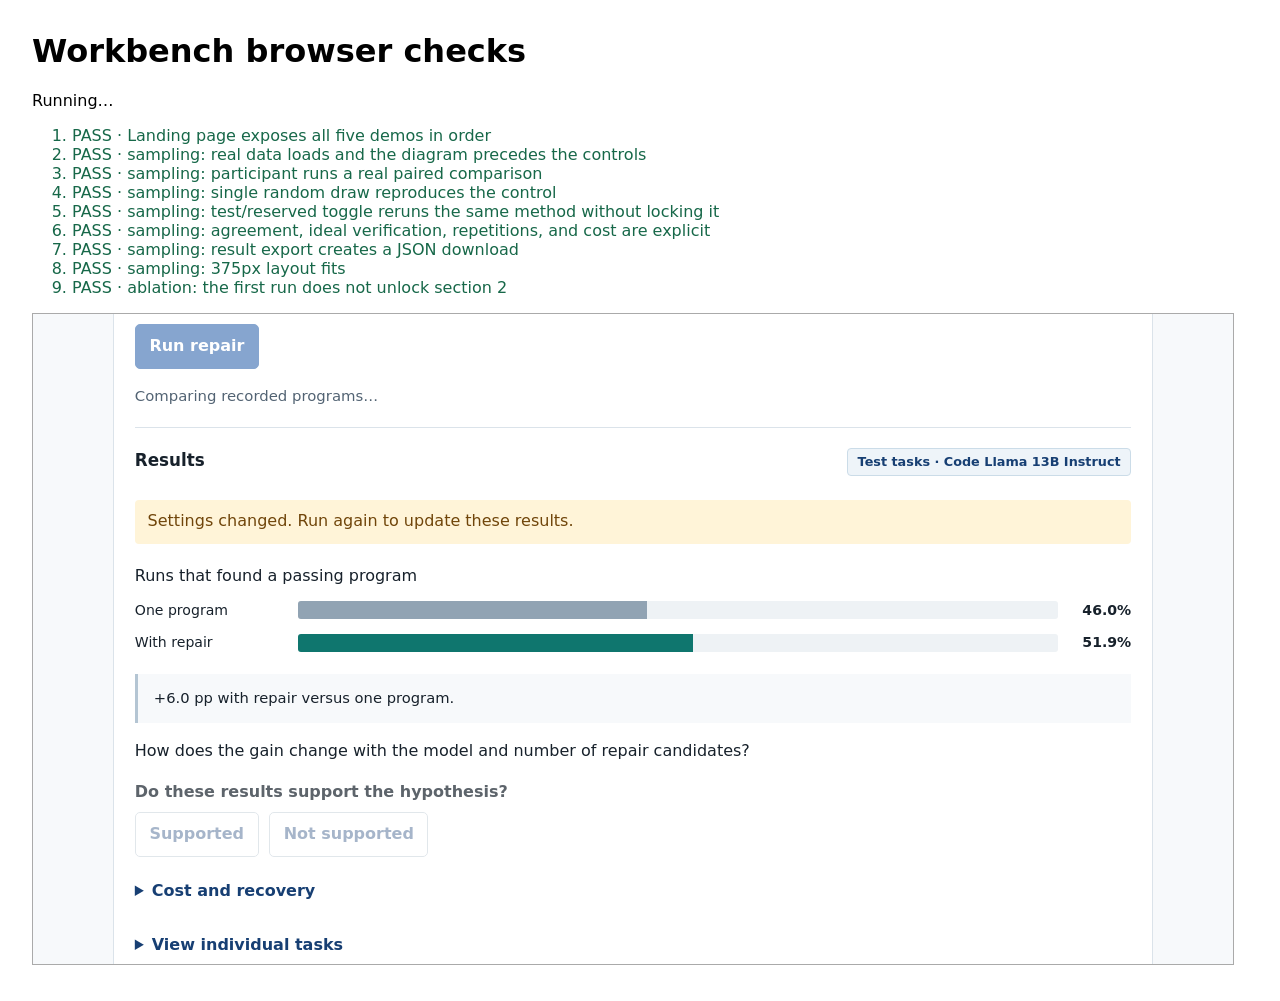
<file: tutorials/sc-2026-llm-eval/demos/workbench/tests/browser.html>
<!doctype html>
<html lang="en">
  <head>
    <meta charset="utf-8" />
    <meta name="viewport" content="width=device-width, initial-scale=1" />
    <title>Workbench browser checks</title>
    <style>
      body { font: 16px system-ui, sans-serif; margin: 2rem; }
      iframe { width: 1200px; max-width: 100%; height: 650px; border: 1px solid #aaa; }
      .pass { color: #176849; }
      .fail { color: #a12435; }
    </style>
    <script type="module" src="browser.mjs"></script>
  </head>
  <body>
    <h1>Workbench browser checks</h1>
    <p id="status">Running…</p>
    <ol id="checks"></ol>
    <iframe id="preview" title="Demo under test"></iframe>
  </body>
</html>
</file>
<file: css/cayman.css>
* {
  box-sizing: border-box; }

body {
  padding: 0;
  margin: 0;
  font-family: "Open Sans", "Helvetica Neue", Helvetica, Arial, sans-serif;
  font-size: 16px;
  line-height: 1.5;
  color: #606c71; }

a {
  color: #1e6bb8;
  text-decoration: none; }
  a:hover {
    text-decoration: underline; }

.btn {
  display: inline-block;
  margin-bottom: 1rem;
  color: rgba(255, 255, 255, 0.7);
  background-color: rgba(255, 255, 255, 0.08);
  border-color: rgba(255, 255, 255, 0.2);
  border-style: solid;
  border-width: 1px;
  border-radius: 0.3rem;
  transition: color 0.2s, background-color 0.2s, border-color 0.2s; }
  .btn:hover {
    color: rgba(255, 255, 255, 0.8);
    text-decoration: none;
    background-color: rgba(255, 255, 255, 0.2);
    border-color: rgba(255, 255, 255, 0.3); }
  .btn + .btn {
    margin-left: 1rem; }
  @media screen and (min-width: 64em) {
    .btn {
      padding: 0.75rem 1rem; } }
  @media screen and (min-width: 42em) and (max-width: 64em) {
    .btn {
      padding: 0.6rem 0.9rem;
      font-size: 0.9rem; } }
  @media screen and (max-width: 42em) {
    .btn {
      display: block;
      width: 100%;
      padding: 0.75rem;
      font-size: 0.9rem; }
      .btn + .btn {
        margin-top: 1rem;
        margin-left: 0; } }

.page-header {
  color: #fff;
  text-align: center;
  background-color: #159957;
  background-image: linear-gradient(120deg, #155799, #159957); }
  @media screen and (min-width: 64em) {
    .page-header {
      padding: 5rem 6rem; } }
  @media screen and (min-width: 42em) and (max-width: 64em) {
    .page-header {
      padding: 3rem 4rem; } }
  @media screen and (max-width: 42em) {
    .page-header {
      padding: 2rem 1rem; } }

.project-name {
  margin-top: 0;
  margin-bottom: 0.1rem; }
  @media screen and (min-width: 64em) {
    .project-name {
      font-size: 3.25rem; } }
  @media screen and (min-width: 42em) and (max-width: 64em) {
    .project-name {
      font-size: 2.25rem; } }
  @media screen and (max-width: 42em) {
    .project-name {
      font-size: 1.75rem; } }

.project-tagline {
  margin-bottom: 2rem;
  font-weight: normal;
  opacity: 0.7; }
  @media screen and (min-width: 64em) {
    .project-tagline {
      font-size: 1.25rem; } }
  @media screen and (min-width: 42em) and (max-width: 64em) {
    .project-tagline {
      font-size: 1.15rem; } }
  @media screen and (max-width: 42em) {
    .project-tagline {
      font-size: 1rem; } }

.main-content {
  word-wrap: break-word; }
  .main-content :first-child {
    margin-top: 0; }
  @media screen and (min-width: 64em) {
    .main-content {
      max-width: 64rem;
      padding: 2rem 6rem;
      margin: 0 auto;
      font-size: 1.1rem; } }
  @media screen and (min-width: 42em) and (max-width: 64em) {
    .main-content {
      padding: 2rem 4rem;
      font-size: 1.1rem; } }
  @media screen and (max-width: 42em) {
    .main-content {
      padding: 2rem 1rem;
      font-size: 1rem; } }
  .main-content img {
    max-width: 100%; }
  .main-content h1,
  .main-content h2,
  .main-content h3,
  .main-content h4,
  .main-content h5,
  .main-content h6 {
    margin-top: 2rem;
    margin-bottom: 1rem;
    font-weight: normal;
    color: #159957; }
  .main-content p {
    margin-bottom: 1em; }
  .main-content code {
    padding: 2px 4px;
    font-family: Consolas, "Liberation Mono", Menlo, Courier, monospace;
    font-size: 0.9rem;
    color: #567482;
    background-color: #f3f6fa;
    border-radius: 0.3rem; }
  .main-content pre {
    padding: 0.8rem;
    margin-top: 0;
    margin-bottom: 1rem;
    font: 1rem Consolas, "Liberation Mono", Menlo, Courier, monospace;
    color: #567482;
    word-wrap: normal;
    background-color: #f3f6fa;
    border: solid 1px #dce6f0;
    border-radius: 0.3rem; }
    .main-content pre > code {
      padding: 0;
      margin: 0;
      font-size: 0.9rem;
      color: #567482;
      word-break: normal;
      white-space: pre;
      background: transparent;
      border: 0; }
  .main-content .highlight {
    margin-bottom: 1rem; }
    .main-content .highlight pre {
      margin-bottom: 0;
      word-break: normal; }
  .main-content .highlight pre,
  .main-content pre {
    padding: 0.8rem;
    overflow: auto;
    font-size: 0.9rem;
    line-height: 1.45;
    border-radius: 0.3rem;
    -webkit-overflow-scrolling: touch; }
  .main-content pre code,
  .main-content pre tt {
    display: inline;
    max-width: initial;
    padding: 0;
    margin: 0;
    overflow: initial;
    line-height: inherit;
    word-wrap: normal;
    background-color: transparent;
    border: 0; }
    .main-content pre code:before, .main-content pre code:after,
    .main-content pre tt:before,
    .main-content pre tt:after {
      content: normal; }
  .main-content ul,
  .main-content ol {
    margin-top: 0; }
  .main-content blockquote {
    padding: 0 1rem;
    margin-left: 0;
    color: #819198;
    border-left: 0.3rem solid #dce6f0; }
    .main-content blockquote > :first-child {
      margin-top: 0; }
    .main-content blockquote > :last-child {
      margin-bottom: 0; }
  .main-content table {
    display: block;
    width: 100%;
    overflow: auto;
    word-break: normal;
    word-break: keep-all;
    -webkit-overflow-scrolling: touch; }
    .main-content table th {
      font-weight: bold; }
    .main-content table th,
    .main-content table td {
      padding: 0.5rem 1rem;
      border: 1px solid #e9ebec; }
  .main-content dl {
    padding: 0; }
    .main-content dl dt {
      padding: 0;
      margin-top: 1rem;
      font-size: 1rem;
      font-weight: bold; }
    .main-content dl dd {
      padding: 0;
      margin-bottom: 1rem; }
  .main-content hr {
    height: 2px;
    padding: 0;
    margin: 1rem 0;
    background-color: #eff0f1;
    border: 0; }

.site-footer {
  padding-top: 2rem;
  margin-top: 2rem;
  border-top: solid 1px #eff0f1; }
  @media screen and (min-width: 64em) {
    .site-footer {
      font-size: 1rem; } }
  @media screen and (min-width: 42em) and (max-width: 64em) {
    .site-footer {
      font-size: 1rem; } }
  @media screen and (max-width: 42em) {
    .site-footer {
      font-size: 0.9rem; } }

.site-footer-owner {
  display: block;
  font-weight: bold; }

.site-footer-credits {
  color: #819198; }
</file>
<file: tutorials/sc-2026-llm-eval/demos/workbench/workbench.css>
:root {
  color-scheme: light;
  --ink: #17212b;
  --muted: #526373;
  --line: #dbe3ea;
  --paper: #f7f9fb;
  --blue: #245da8;
  --blue-dark: #173f73;
  --teal: #0f766e;
  --soft: #eef4f9;
}

* {
  box-sizing: border-box;
}

body {
  margin: 0;
  background: var(--paper);
  color: var(--ink);
  font-family: Inter, ui-sans-serif, system-ui, -apple-system, BlinkMacSystemFont, "Segoe UI", sans-serif;
  line-height: 1.55;
}

a {
  color: var(--blue);
  text-underline-offset: 0.18em;
}

a:hover {
  color: var(--blue-dark);
}

button, input, select {
  font: inherit;
}

button, select, input {
  min-height: 44px;
}

button, a, input, select, summary {
  touch-action: manipulation;
}

:focus-visible {
  outline: 3px solid #bc6514;
  outline-offset: 3px;
}

[hidden] {
  display: none !important;
}

h1, h2, h3, p {
  margin-top: 0;
}

h1 {
  font-size: clamp(2rem, 4.6vw, 3.55rem);
  line-height: 1.08;
  margin-bottom: 0.85rem;
}

h2 {
  font-size: 1.35rem;
  line-height: 1.25;
  margin-bottom: 0.7rem;
}

h3 {
  font-size: 1.05rem;
  margin-bottom: 0.65rem;
}

p:last-child {
  margin-bottom: 0;
}

small, .hint {
  color: var(--muted);
  font-size: 0.88rem;
}

.skip-link {
  position: absolute;
  left: 1rem;
  top: -100px;
  z-index: 30;
  background: white;
  padding: 0.6rem;
}

.skip-link:focus {
  top: 0.5rem;
}

.topbar {
  background: #fff;
  border-bottom: 1px solid var(--line);
}

.topbar-inner {
  max-width: 1200px;
  margin: auto;
  padding: 0.9rem 1.25rem;
  display: flex;
  flex-wrap: wrap;
  justify-content: space-between;
  gap: 0.6rem 1.5rem;
}

.brand {
  font-weight: 750;
  text-decoration: none;
  color: var(--ink);
}

nav {
  display: flex;
  flex-wrap: wrap;
  gap: 1rem;
  font-size: 0.93rem;
}

nav a[aria-current="page"] {
  color: var(--ink);
  font-weight: 750;
}

.page {
  max-width: 1200px;
  margin: auto;
  padding: 2.4rem 1.25rem 3rem;
}

.eyebrow {
  color: var(--teal);
  font-size: 0.8rem;
  font-weight: 800;
  letter-spacing: 0.07em;
  text-transform: uppercase;
  margin-bottom: 0.8rem;
}

.lead {
  color: #334353;
  font-size: 1.1rem;
  max-width: 70ch;
}

.notice {
  border: 1px solid #e4cc93;
  border-left: 4px solid #ad7415;
  border-radius: 6px;
  padding: 0.8rem 1rem;
  background: #fff9e9;
  margin: 1.3rem 0;
  font-size: 0.93rem;
}

.notice strong {
  color: #70450a;
}

.lab-steps {
  display: flex;
  flex-wrap: wrap;
  gap: 0.5rem 2.1rem;
  padding-left: 1.2rem;
  margin: 1.2rem 0 1.6rem;
  color: var(--muted);
}

.lab-steps li {
  padding-left: 0.15rem;
}

.panel {
  border: 1px solid var(--line);
  border-radius: 8px;
  background: #fff;
  padding: 1.3rem;
  margin-bottom: 1.2rem;
  min-width: 0;
}

.section-heading {
  display: flex;
  flex-wrap: wrap;
  align-items: baseline;
  justify-content: space-between;
  gap: 0.5rem 1rem;
  margin-bottom: 1rem;
}

.section-heading h2 {
  margin: 0;
}

.tag {
  display: inline-block;
  border: 1px solid #cbdce8;
  background: var(--soft);
  color: var(--blue-dark);
  font-size: 0.8rem;
  font-weight: 700;
  padding: 0.2rem 0.6rem;
  border-radius: 4px;
}

fieldset {
  margin: 0;
  padding: 0;
  border: 0;
  min-width: 0;
}

fieldset:disabled {
  opacity: 0.7;
}

legend {
  padding: 0;
}

.experiment-settings {
  display: grid;
  grid-template-columns: repeat(2, minmax(140px, 200px)) 1fr;
  gap: 1rem;
  align-items: end;
  padding-bottom: 1.15rem;
  border-bottom: 1px solid var(--line);
  margin-bottom: 1.15rem;
}

.experiment-settings p {
  padding-bottom: 0.3rem;
}

label {
  display: block;
  font-size: 0.88rem;
  font-weight: 700;
  margin-bottom: 0.35rem;
}

input, select {
  width: 100%;
  background: #fff;
  color: var(--ink);
  border: 1px solid #9eafbd;
  border-radius: 5px;
  padding: 0.45rem 0.6rem;
}

.policy-grid, .trace-grid {
  display: grid;
  grid-template-columns: repeat(2, minmax(0, 1fr));
  gap: 1.2rem;
}

.policy {
  border: 1px solid var(--line);
  border-top: 3px solid var(--blue);
  border-radius: 6px;
  padding: 1rem;
}

.policy:nth-child(2) {
  border-top-color: var(--teal);
}

.policy legend {
  float: left;
  width: 100%;
  font-size: 1rem;
  font-weight: 800;
  margin-bottom: 0.8rem;
}

.policy-fields {
  clear: both;
  display: grid;
  grid-template-columns: repeat(2, minmax(0, 1fr));
  gap: 0.9rem;
}

.wide {
  grid-column: 1 / -1;
}

.policy .hint {
  margin: 0.8rem 0 0;
}

.actions {
  display: flex;
  align-items: center;
  flex-wrap: wrap;
  gap: 0.65rem;
  margin-top: 1.15rem;
}

.button {
  display: inline-flex;
  align-items: center;
  justify-content: center;
  min-height: 44px;
  border: 1px solid #b1bfcb;
  border-radius: 5px;
  padding: 0.55rem 0.85rem;
  background: #fff;
  color: var(--blue-dark);
  font-weight: 700;
  cursor: pointer;
  text-decoration: none;
}

.button:hover {
  background: var(--soft);
  border-color: var(--blue);
}

.button.primary {
  background: var(--blue);
  border-color: var(--blue);
  color: #fff;
}

.button.primary:hover {
  background: var(--blue-dark);
}

.button:disabled {
  cursor: default;
  opacity: 0.55;
}

.status {
  margin: 1rem 0 0;
  min-height: 1.5em;
  font-size: 0.93rem;
  color: var(--muted);
}

.status.error {
  color: #a12435;
  font-weight: 650;
}

.stale {
  background: #fff4d8;
  color: #70450a;
  padding: 0.6rem 0.8rem;
  border-radius: 4px;
}

.metric-grid {
  display: grid;
  grid-template-columns: repeat(3, minmax(0, 1fr));
  gap: 0.9rem;
  margin-bottom: 1.2rem;
}

.metric {
  padding: 1rem;
  border-radius: 6px;
  background: var(--soft);
}

.metric-label {
  display: block;
  font-size: 0.85rem;
  color: var(--muted);
}

.metric-value {
  display: block;
  font-size: 1.8rem;
  font-weight: 750;
  margin: 0.2rem 0;
  font-variant-numeric: tabular-nums;
}

.table-scroll {
  overflow-x: auto;
  margin-bottom: 0.7rem;
}

table {
  border-collapse: collapse;
  width: 100%;
  font-size: 0.9rem;
  font-variant-numeric: tabular-nums;
}

caption {
  text-align: left;
  font-weight: 750;
  margin: 0.4rem 0 0.6rem;
}

th, td {
  padding: 0.65rem 0.7rem;
  border-bottom: 1px solid var(--line);
  text-align: right;
  white-space: nowrap;
}

th {
  color: var(--muted);
  font-size: 0.83rem;
}

th:first-child, td:first-child {
  text-align: left;
  white-space: normal;
  min-width: 130px;
}

thead {
  background: #f7f9fb;
}

.policy-name {
  font-weight: 700;
}

.policy-a {
  color: var(--blue);
}

.policy-b {
  color: var(--teal);
}

.bar-track {
  width: 180px;
  height: 9px;
  border-radius: 2px;
  background: #e6ecef;
  position: relative;
  margin-top: 0.3rem;
  overflow: hidden;
}

.bar {
  position: absolute;
  inset: 0 auto 0 0;
  background: #b7c9d7;
}

.bar.success {
  background: var(--teal);
  height: 5px;
  top: 2px;
}

.definitions {
  display: grid;
  grid-template-columns: repeat(3, minmax(0, 1fr));
  gap: 1rem;
  margin-top: 1rem;
  font-size: 0.88rem;
  color: var(--muted);
}

.definitions strong {
  color: var(--ink);
}

.result-notes {
  background: #f7f9fb;
  border-left: 3px solid #b4c5d3;
  padding: 0.8rem 1rem;
  margin: 1rem 0;
  font-size: 0.92rem;
}

details {
  margin: 1rem 0;
}

summary {
  cursor: pointer;
  color: var(--blue-dark);
  font-weight: 700;
  padding: 0.4rem 0;
}

details > :last-child {
  margin-bottom: 0;
}

.case-controls {
  display: grid;
  grid-template-columns: minmax(180px, 2fr) minmax(120px, 1fr) minmax(160px, 1fr);
  gap: 0.9rem;
  margin-bottom: 1rem;
}

.task-prompt {
  padding: 1rem;
  border: 1px solid var(--line);
  border-radius: 5px;
  background: #f7f9fb;
  margin-bottom: 1rem;
}

.task-prompt p {
  margin: 0.3rem 0;
}

.trace-panel {
  min-width: 0;
  border-top: 3px solid var(--blue);
  padding-top: 0.8rem;
}

.trace-panel:nth-child(2) {
  border-top-color: var(--teal);
}

.trace-panel h3 {
  overflow-wrap: anywhere;
}

.trace-events {
  padding-left: 1.35rem;
  font-size: 0.88rem;
}

.trace-events li {
  margin: 0.45rem 0;
  overflow-wrap: anywhere;
}

.candidate {
  border: 1px solid var(--line);
  border-radius: 5px;
  padding: 0.8rem;
  margin-top: 0.6rem;
}

.candidate.selected {
  border-color: var(--teal);
  box-shadow: inset 3px 0 var(--teal);
}

.candidate-header {
  display: flex;
  flex-wrap: wrap;
  justify-content: space-between;
  gap: 0.5rem;
  font-size: 0.83rem;
}

.candidate-header code {
  overflow-wrap: anywhere;
}

.outcome {
  font-weight: 700;
}

.passed {
  color: #0d6754;
}

.failed {
  color: #a12435;
}

.unknown {
  color: #735010;
}

pre {
  white-space: pre-wrap;
  overflow-wrap: anywhere;
  background: #f3f6f8;
  border-radius: 4px;
  padding: 0.75rem;
  font-size: 0.84rem;
  line-height: 1.5;
}

code {
  font-family: ui-monospace, SFMono-Regular, Consolas, monospace;
}

.candidate p {
  font-size: 0.85rem;
  margin: 0.5rem 0 0;
}

.guide {
  max-width: 84ch;
}

.guide li {
  margin-bottom: 0.5rem;
}

.guide h3 {
  margin-top: 1.5rem;
}

.guide code {
  font-size: 0.9em;
}

footer {
  color: var(--muted);
  font-size: 0.88rem;
  border-top: 1px solid var(--line);
  padding-top: 1.1rem;
  margin-top: 1.5rem;
}

@media (max-width: 760px) {
  .policy-grid, .trace-grid, .definitions {
    grid-template-columns: 1fr;
  }
  .experiment-settings {
    grid-template-columns: repeat(2, minmax(0, 1fr));
  }
  .experiment-settings p {
    grid-column: 1 / -1;
  }
  .case-controls {
    grid-template-columns: 1fr 1fr;
  }
  .case-controls > :first-child {
    grid-column: 1 / -1;
  }
  .page {
    padding: 1.6rem 1rem 2rem;
  }
  .panel {
    padding: 1rem;
  }
}

@media (max-width: 460px) {
  .metric-grid {
    grid-template-columns: 1fr;
  }
  .metric {
    display: grid;
    grid-template-columns: 1fr auto;
    gap: 0.25rem 0.5rem;
    align-items: baseline;
  }
  .metric-value {
    grid-column: 2;
    grid-row: 1 / 3;
    font-size: 1.6rem;
  }
  .policy-fields {
    grid-template-columns: 1fr;
  }
  .actions .button {
    flex: 1 1 auto;
  }
}

/* Sampling lesson: keep the main path small; expand details on demand. */
.sampling-lesson { max-width: 1080px; }
.sampling-lesson h1 { max-width: 22ch; }
.workflow {
  display: grid;
  grid-template-columns: 1fr auto 1.2fr auto 0.8fr;
  align-items: stretch;
  gap: 0.8rem;
  margin: 1.3rem 0;
}
.flow-step {
  min-width: 0;
  background: var(--soft);
  border-radius: 6px;
  padding: 1rem;
}
.flow-step { text-align: center; }
.flow-step .sample-chips { justify-content: center; }
.flow-step > strong { display: block; }
.flow-step .hint { margin: 0.4rem 0 1rem; }
.prompt-example { font-size: 1.3rem; font-weight: 650; }
.flow-arrow { align-self: center; color: var(--teal); font-size: 1.5rem; }
.workflow figcaption, .strategy-diagram figcaption {
  grid-column: 1 / -1;
  font-size: 0.84rem;
  color: var(--muted);
}
.sample-chips {
  display: flex;
  flex-wrap: wrap;
  gap: 0.5rem;
  list-style: none;
  margin: 0;
  padding: 0;
}
.sample-chip {
  display: inline-flex;
  flex-direction: column;
  align-items: center;
  justify-content: center;
  min-width: 2.7rem;
  min-height: 2.7rem;
  padding: 0.3rem 0.55rem;
  background: white;
  border: 1px solid #c2d0db;
  border-radius: 6px;
  font-size: 1.15rem;
  font-variant-numeric: tabular-nums;
}
.sample-chip.match { border: 2px solid var(--teal); background: #e7f5f3; color: #0d6754; }
.sample-chip.unused { border-style: dashed; background: transparent; color: var(--muted); }
.sample-chip small { font-size: 0.7rem; }
.chosen-answer {
  display: inline-flex;
  align-items: center;
  justify-content: center;
  min-width: 3.5rem;
  min-height: 3.5rem;
  padding: 0.4rem 0.75rem;
  background: var(--teal);
  color: white;
  border-radius: 6px;
  font-size: 1.5rem;
}
.strategy-diagram {
  display: grid;
  grid-template-columns: minmax(0, 1fr) auto;
  align-items: center;
  gap: 0.8rem 1.5rem;
  margin: 1.2rem 0;
  padding: 1rem;
  background: var(--soft);
  border-radius: 6px;
}
.diagram-result {
  justify-self: end;
  display: grid;
  grid-template-columns: auto auto;
  align-items: center;
  gap: 0.5rem 1.5rem;
}
.diagram-result .diagram-label { grid-column: 2; margin-bottom: 0; }
.diagram-result .flow-arrow { grid-column: 1; grid-row: 2; transform: none; }
.diagram-result .chosen-answer { grid-column: 2; grid-row: 2; }
.diagram-label { display: block; font-size: 0.83rem; color: var(--muted); margin-bottom: 0.5rem; }
.lesson-controls { display: grid; grid-template-columns: repeat(auto-fit, minmax(180px, 1fr)); gap: 1rem; margin: 1rem 0; }
.sampling-lesson .candidate { margin: 0.5rem 0; }
@media (max-width: 680px) {
  .workflow { grid-template-columns: 1fr; gap: 0.5rem; }
  .flow-arrow { transform: rotate(90deg); text-align: center; }
  .strategy-diagram { grid-template-columns: 1fr; }
  .strategy-diagram .diagram-result { justify-self: start; }
}

.question-set {
  display: flex;
  flex-wrap: wrap;
  gap: 0.75rem 1.5rem;
}
.question-set legend { margin-bottom: 0.75rem; }
.question-set label { display: inline-flex; align-items: center; gap: 0.5rem; }
.question-set input { width: 1.15rem; min-height: 1.15rem; accent-color: var(--blue); }

.experiment-setup {
  border-top: 1px solid var(--line);
  padding-top: 1rem;
  margin-top: 1.25rem;
}

/* Ablation lesson: compare workflows, then inspect recorded programs. */
.repair-example {
  display: grid;
  grid-template-columns: 1fr auto 1.1fr auto 1.2fr;
  gap: 0.7rem;
  align-items: center;
  margin: 1.4rem 0;
}
.repair-example figcaption { grid-column: 1 / -1; color: var(--muted); font-size: 0.84rem; }
.repair-example .flow-step { align-self: stretch; display: flex; flex-direction: column; justify-content: center; }
.repair-example pre { padding: 0.5rem 0; margin: 0.5rem 0; background: transparent; }
.comparison-diagram { margin: 1.2rem 0; display: grid; gap: 0.65rem; }
.comparison-row { display: grid; grid-template-columns: 150px 1fr; align-items: center; gap: 1rem; padding: 0.9rem; background: var(--soft); border-radius: 5px; }
.comparison-row .sample-chip { font-size: 0.8rem; min-height: 2.4rem; }
.comparison-diagram figcaption { font-size: 0.84rem; color: var(--muted); }
.result-bars { display: grid; gap: 0.65rem; margin: 1.3rem 0; }
.result-bar-row { display: grid; grid-template-columns: 150px 1fr 60px; align-items: center; gap: 0.8rem; font-size: 0.88rem; }
.result-bar-track { height: 18px; background: #eef2f5; border-radius: 3px; overflow: hidden; }
.result-bar-fill { height: 100%; background: var(--blue); }
.result-bar-row strong { text-align: right; font-variant-numeric: tabular-nums; }
.ablation-lesson .candidate summary { font-size: 0.9rem; }
.ablation-lesson #task-prompt { max-height: 350px; overflow: auto; }
@media (max-width: 760px) {
  .repair-example { grid-template-columns: 1fr; }
  .repair-example .flow-arrow { transform: rotate(90deg); text-align: center; }
  .comparison-row { grid-template-columns: 1fr; gap: 0.5rem; }
  .result-bar-row { grid-template-columns: 100px 1fr 50px; gap: 0.5rem; font-size: 0.8rem; }
}

.experiment-results { border-top: 1px solid var(--line); margin-top: 1.2rem; padding-top: 1.2rem; }
.result-bar-row.baseline .result-bar-fill { background: #91a3b3; }
.result-bar-row.repair-reference .result-bar-fill { background: var(--teal); }
.result-bar-row.fresh .result-bar-fill { background: var(--blue); }

.ablation-lesson select:disabled { background: #edf1f5; color: var(--muted); cursor: default; }
#hypothesis-choice { margin: 1rem 0; }
#hypothesis-choice legend { font-weight: 700; }
#hypothesis-choice .actions { margin-top: 0.5rem; }
#hypothesis-choice [aria-pressed="true"] { background: var(--blue); color: white; }
</file>
